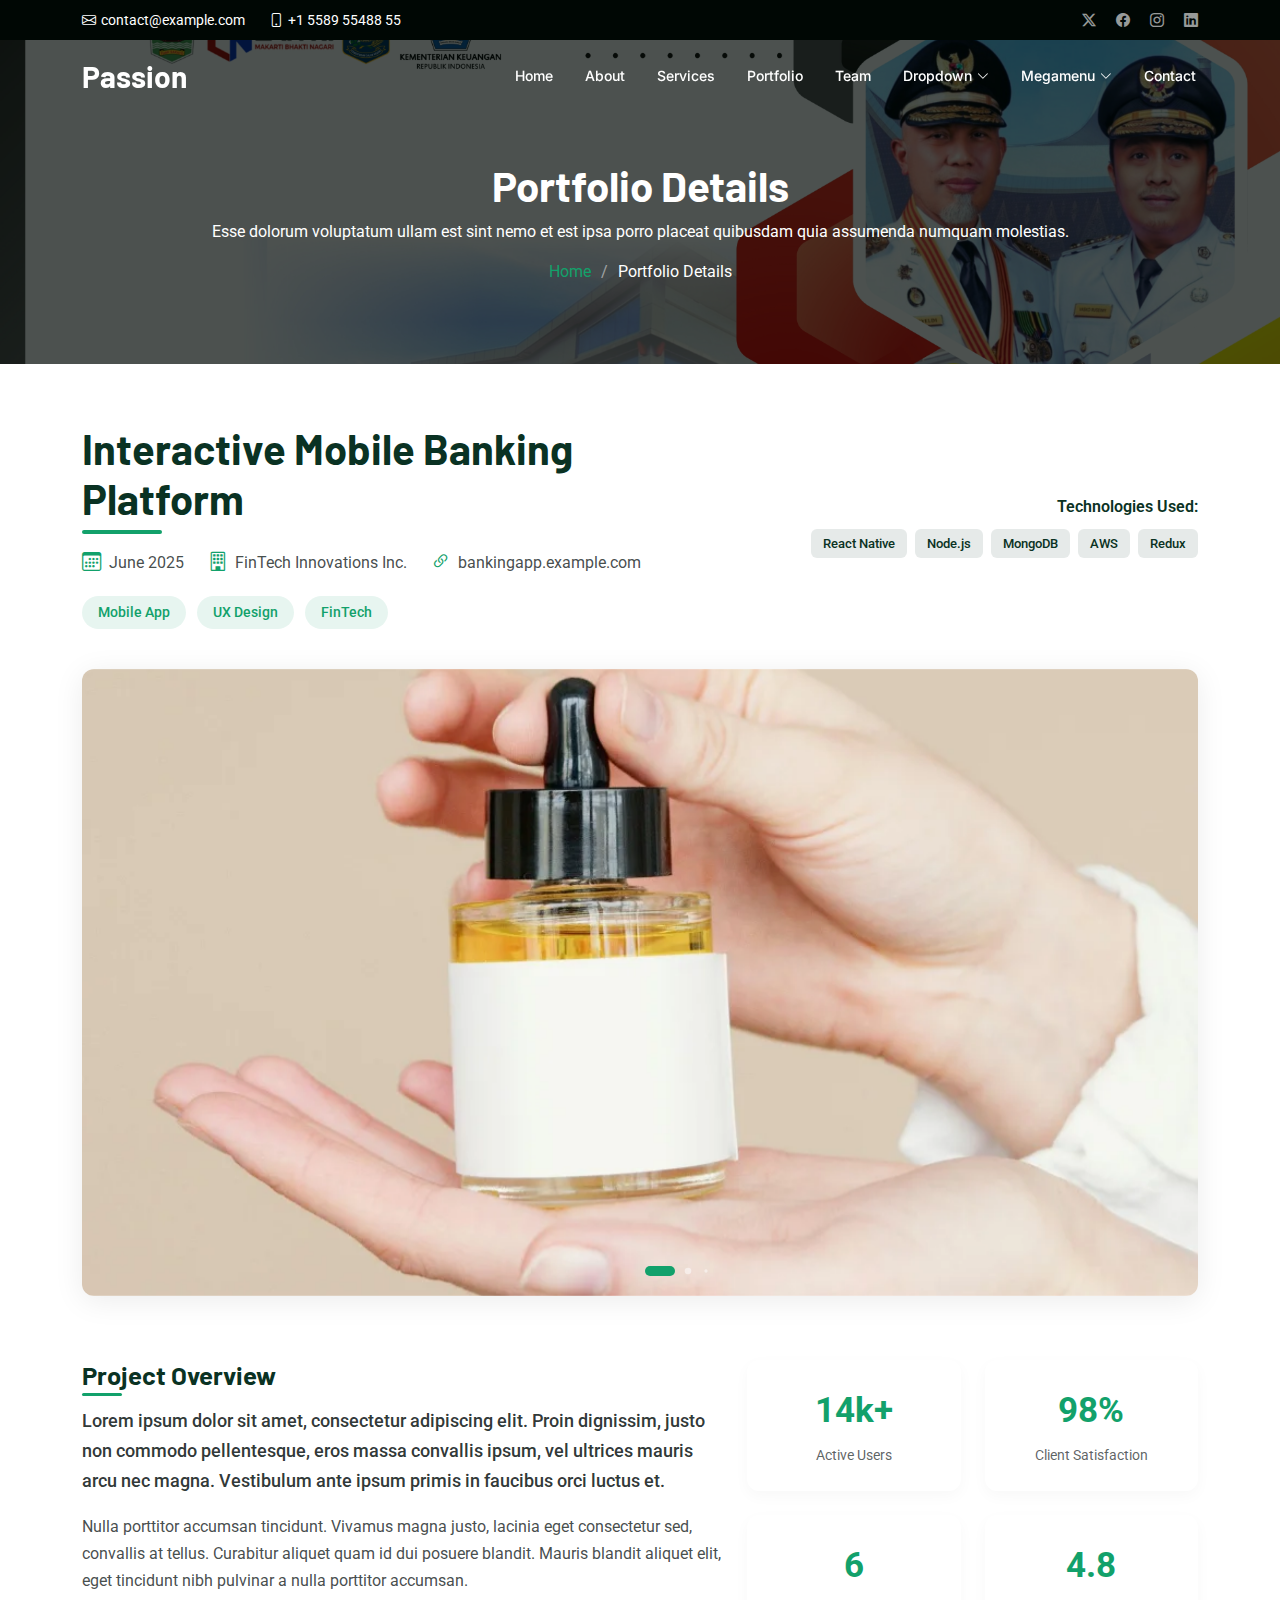
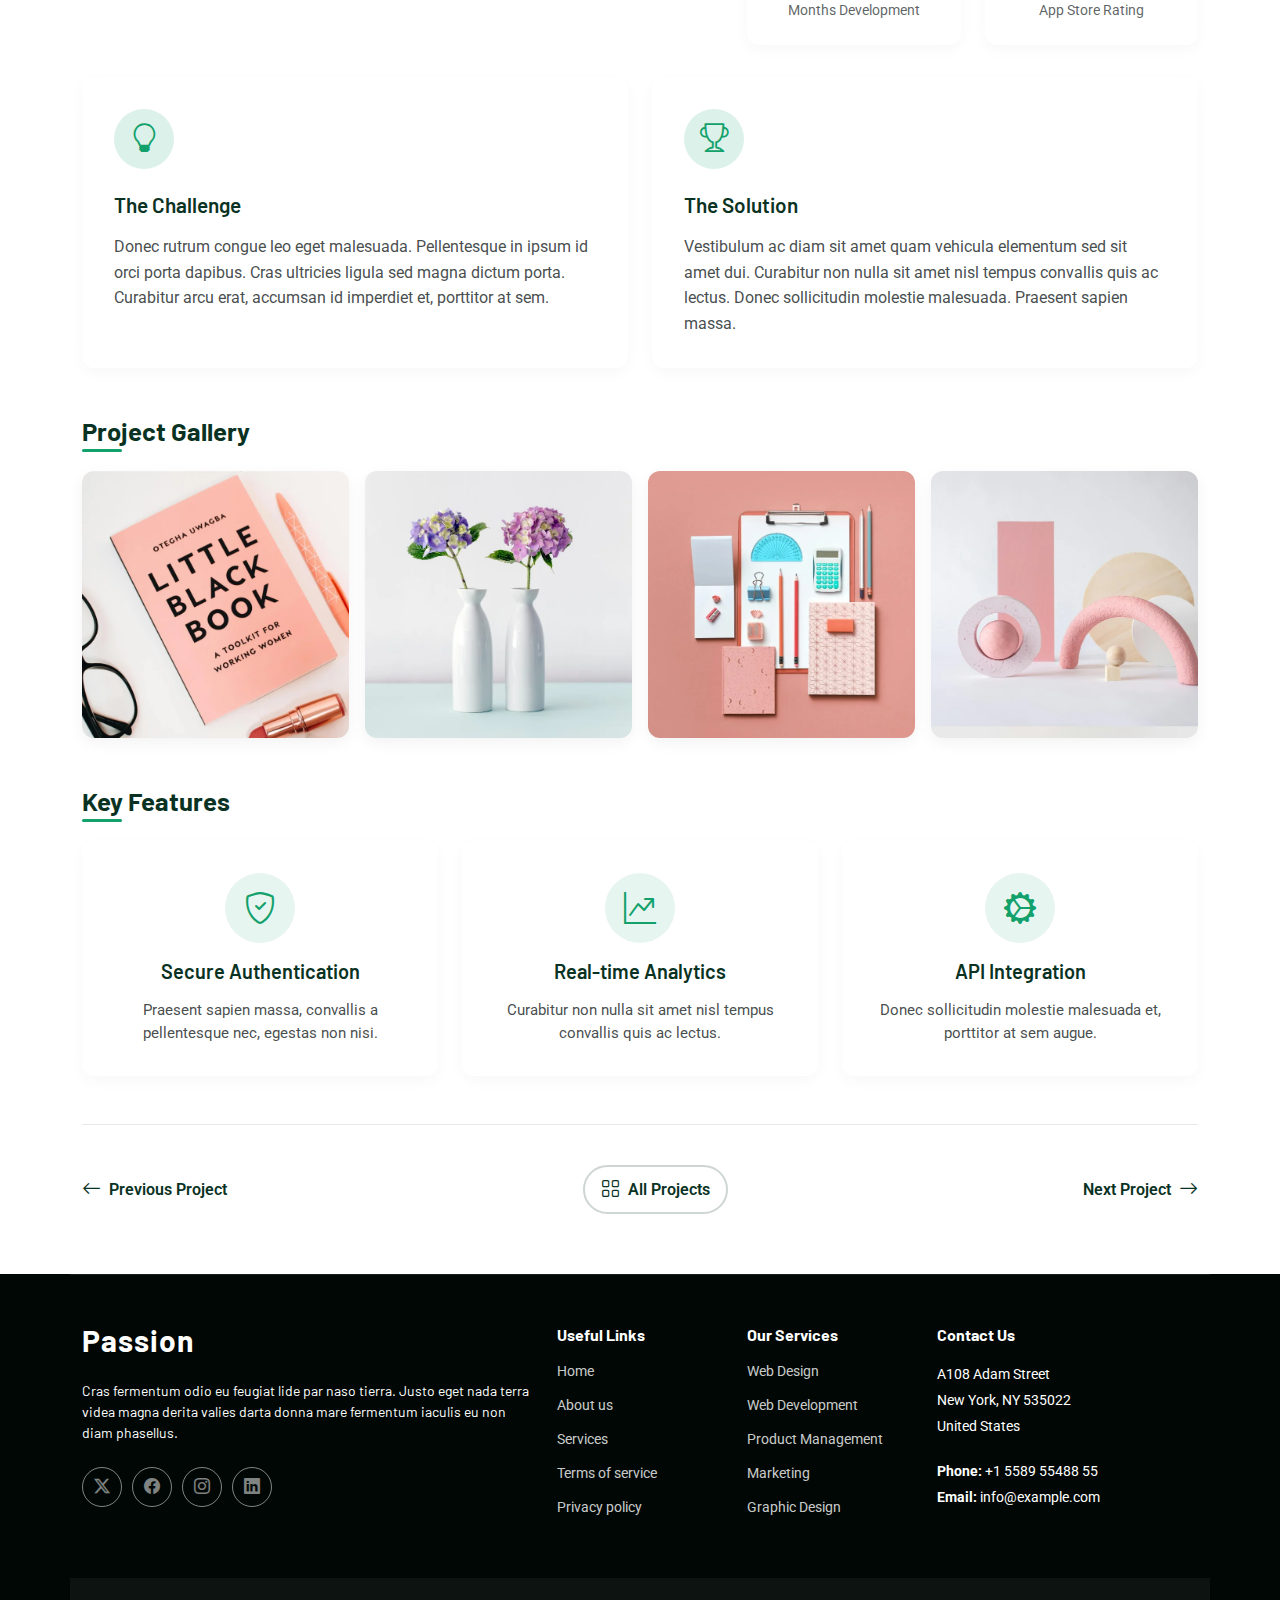
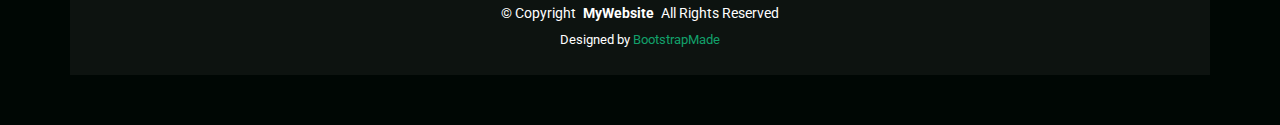
<file: landing_page/www/landing/portfolio-details.html>
<!DOCTYPE html>
<html lang="en">

<head>
  <meta charset="utf-8">
  <meta content="width=device-width, initial-scale=1.0" name="viewport">
  <title>Portfolio Details - Passion Bootstrap Template</title>
  <meta name="description" content="">
  <meta name="keywords" content="">

  <!-- Favicons -->
  <link href="assets/img/favicon.png" rel="icon">
  <link href="assets/img/apple-touch-icon.png" rel="apple-touch-icon">

  <!-- Fonts -->
  <link href="https://fonts.googleapis.com" rel="preconnect">
  <link href="https://fonts.gstatic.com" rel="preconnect" crossorigin>
  <link href="https://fonts.googleapis.com/css2?family=Roboto:ital,wght@0,100;0,300;0,400;0,500;0,700;0,900;1,100;1,300;1,400;1,500;1,700;1,900&family=Inter:wght@100;200;300;400;500;600;700;800;900&family=Barlow:ital,wght@0,100;0,200;0,300;0,400;0,500;0,600;0,700;0,800;0,900;1,100;1,200;1,300;1,400;1,500;1,600;1,700;1,800;1,900&display=swap" rel="stylesheet">

  <!-- Vendor CSS Files -->
  <link href="assets/vendor/bootstrap/css/bootstrap.min.css" rel="stylesheet">
  <link href="assets/vendor/bootstrap-icons/bootstrap-icons.css" rel="stylesheet">
  <link href="assets/vendor/glightbox/css/glightbox.min.css" rel="stylesheet">
  <link href="assets/vendor/swiper/swiper-bundle.min.css" rel="stylesheet">

  <!-- Main CSS File -->
  <link href="assets/css/main.css" rel="stylesheet">

  <!-- =======================================================
  * Template Name: Passion
  * Template URL: https://bootstrapmade.com/passion-bootstrap-template/
  * Updated: Jul 21 2025 with Bootstrap v5.3.7
  * Author: BootstrapMade.com
  * License: https://bootstrapmade.com/license/
  ======================================================== -->
</head>

<body class="portfolio-details-page">

  <header id="header" class="header fixed-top">

    <div class="topbar d-flex align-items-center dark-background">
      <div class="container d-flex justify-content-center justify-content-md-between">
        <div class="contact-info d-flex align-items-center">
          <i class="bi bi-envelope d-flex align-items-center"><a href="mailto:contact@example.com">contact@example.com</a></i>
          <i class="bi bi-phone d-flex align-items-center ms-4"><span>+1 5589 55488 55</span></i>
        </div>
        <div class="social-links d-none d-md-flex align-items-center">
          <a href="#" class="twitter"><i class="bi bi-twitter-x"></i></a>
          <a href="#" class="facebook"><i class="bi bi-facebook"></i></a>
          <a href="#" class="instagram"><i class="bi bi-instagram"></i></a>
          <a href="#" class="linkedin"><i class="bi bi-linkedin"></i></a>
        </div>
      </div>
    </div><!-- End Top Bar -->

    <div class="branding d-flex align-items-cente">

      <div class="container position-relative d-flex align-items-center justify-content-between">
        <a href="index.html" class="logo d-flex align-items-center">
          <!-- Uncomment the line below if you also wish to use an image logo -->
          <!-- <img src="assets/img/logo.webp" alt=""> -->
          <h1 class="sitename">Passion</h1>
        </a>

        <nav id="navmenu" class="navmenu">
          <ul>
            <li><a href="#hero">Home</a></li>
            <li><a href="#about">About</a></li>
            <li><a href="#services">Services</a></li>
            <li><a href="#portfolio">Portfolio</a></li>
            <li><a href="#team">Team</a></li>
            <li class="dropdown"><a href="#"><span>Dropdown</span> <i class="bi bi-chevron-down toggle-dropdown"></i></a>
              <ul>
                <li><a href="#">Dropdown 1</a></li>
                <li class="dropdown"><a href="#"><span>Deep Dropdown</span> <i class="bi bi-chevron-down toggle-dropdown"></i></a>
                  <ul>
                    <li><a href="#">Deep Dropdown 1</a></li>
                    <li><a href="#">Deep Dropdown 2</a></li>
                    <li><a href="#">Deep Dropdown 3</a></li>
                    <li><a href="#">Deep Dropdown 4</a></li>
                    <li><a href="#">Deep Dropdown 5</a></li>
                  </ul>
                </li>
                <li><a href="#">Dropdown 2</a></li>
                <li><a href="#">Dropdown 3</a></li>
                <li><a href="#">Dropdown 4</a></li>
              </ul>
            </li>

            <!-- Megamenu 2 -->
            <li class="megamenu-2"><a href="#"><span>Megamenu</span> <i class="bi bi-chevron-down toggle-dropdown"></i></a>

              <!-- Mobile Megamenu -->
              <ul class="mobile-megamenu">

                <li><a href="#">Product Analytics</a></li>
                <li><a href="#">Customer Insights</a></li>
                <li><a href="#">Market Research</a></li>

                <li class="dropdown"><a href="#"><span>Enterprise Software</span> <i class="bi bi-chevron-down toggle-dropdown"></i></a>
                  <ul>
                    <li><a href="#">CRM Solutions</a></li>
                    <li><a href="#">ERP Systems</a></li>
                    <li><a href="#">Workflow Automation</a></li>
                    <li><a href="#">Document Management</a></li>
                    <li><a href="#">Business Intelligence</a></li>
                    <li><a href="#">Integration Platform</a></li>
                  </ul>
                </li>

                <li class="dropdown"><a href="#"><span>Development Tools</span> <i class="bi bi-chevron-down toggle-dropdown"></i></a>
                  <ul>
                    <li><a href="#">Code Editors</a></li>
                    <li><a href="#">Version Control</a></li>
                    <li><a href="#">Testing Frameworks</a></li>
                    <li><a href="#">Deployment Tools</a></li>
                    <li><a href="#">API Management</a></li>
                    <li><a href="#">Performance Monitoring</a></li>
                  </ul>
                </li>

                <li class="dropdown"><a href="#"><span>Creative Suite</span> <i class="bi bi-chevron-down toggle-dropdown"></i></a>
                  <ul>
                    <li><a href="#">Design Software</a></li>
                    <li><a href="#">Video Editing</a></li>
                    <li><a href="#">Audio Production</a></li>
                    <li><a href="#">Animation Tools</a></li>
                    <li><a href="#">Photo Editing</a></li>
                    <li><a href="#">3D Modeling</a></li>
                  </ul>
                </li>

                <li class="dropdown"><a href="#"><span>Resources</span> <i class="bi bi-chevron-down toggle-dropdown"></i></a>
                  <ul>
                    <li><a href="#">Documentation</a></li>
                    <li><a href="#">Tutorials</a></li>
                    <li><a href="#">Community</a></li>
                    <li><a href="#">Blog Posts</a></li>
                  </ul>
                </li>

              </ul><!-- End Mobile Megamenu -->

              <!-- Desktop Megamenu -->
              <div class="desktop-megamenu">

                <div class="tab-navigation">
                  <ul class="nav nav-tabs flex-column" id="2190-megamenu-tabs" role="tablist">
                    <li class="nav-item" role="presentation">
                      <button class="nav-link active" id="2190-tab-1-tab" data-bs-toggle="tab" data-bs-target="#2190-tab-1" type="button" role="tab" aria-controls="2190-tab-1" aria-selected="true">
                        <i class="bi bi-building-gear"></i>
                        <span>Enterprise Software</span>
                      </button>
                    </li>
                    <li class="nav-item" role="presentation">
                      <button class="nav-link" id="2190-tab-2-tab" data-bs-toggle="tab" data-bs-target="#2190-tab-2" type="button" role="tab" aria-controls="2190-tab-2" aria-selected="false">
                        <i class="bi bi-code-slash"></i>
                        <span>Development Tools</span>
                      </button>
                    </li>
                    <li class="nav-item" role="presentation">
                      <button class="nav-link" id="2190-tab-3-tab" data-bs-toggle="tab" data-bs-target="#2190-tab-3" type="button" role="tab" aria-controls="2190-tab-3" aria-selected="false">
                        <i class="bi bi-palette"></i>
                        <span>Creative Suite</span>
                      </button>
                    </li>
                    <li class="nav-item" role="presentation">
                      <button class="nav-link" id="2190-tab-4-tab" data-bs-toggle="tab" data-bs-target="#2190-tab-4" type="button" role="tab" aria-controls="2190-tab-4" aria-selected="false">
                        <i class="bi bi-journal-text"></i>
                        <span>Resources</span>
                      </button>
                    </li>
                  </ul>
                </div>

                <div class="tab-content">

                  <!-- Enterprise Software Tab -->
                  <div class="tab-pane fade show active" id="2190-tab-1" role="tabpanel" aria-labelledby="2190-tab-1-tab">
                    <div class="content-grid">
                      <div class="product-section">
                        <h4>Core Solutions</h4>
                        <div class="product-list">
                          <a href="#" class="product-link">
                            <i class="bi bi-people"></i>
                            <div>
                              <span>CRM Solutions</span>
                              <small>Manage customer relationships effectively</small>
                            </div>
                          </a>
                          <a href="#" class="product-link">
                            <i class="bi bi-diagram-3"></i>
                            <div>
                              <span>ERP Systems</span>
                              <small>Integrate all business processes</small>
                            </div>
                          </a>
                          <a href="#" class="product-link">
                            <i class="bi bi-gear-wide"></i>
                            <div>
                              <span>Workflow Automation</span>
                              <small>Streamline repetitive tasks</small>
                            </div>
                          </a>
                        </div>
                      </div>

                      <div class="product-section">
                        <h4>Data &amp; Analytics</h4>
                        <div class="product-list">
                          <a href="#" class="product-link">
                            <i class="bi bi-file-earmark-text"></i>
                            <div>
                              <span>Document Management</span>
                              <small>Organize and secure documents</small>
                            </div>
                          </a>
                          <a href="#" class="product-link">
                            <i class="bi bi-bar-chart"></i>
                            <div>
                              <span>Business Intelligence</span>
                              <small>Make data-driven decisions</small>
                            </div>
                          </a>
                          <a href="#" class="product-link">
                            <i class="bi bi-share"></i>
                            <div>
                              <span>Integration Platform</span>
                              <small>Connect all your systems</small>
                            </div>
                          </a>
                        </div>
                      </div>
                    </div>

                    <div class="featured-banner">
                      <div class="banner-content">
                        <img src="assets/img/misc/misc-7.webp" alt="Enterprise Solutions" class="banner-image">
                        <div class="banner-info">
                          <h5>Enterprise Package</h5>
                          <p>Comprehensive business management solution with advanced features and 24/7 support.</p>
                          <a href="#" class="cta-btn">Get Started <i class="bi bi-arrow-right"></i></a>
                        </div>
                      </div>
                    </div>
                  </div>

                  <!-- Development Tools Tab -->
                  <div class="tab-pane fade" id="2190-tab-2" role="tabpanel" aria-labelledby="2190-tab-2-tab">
                    <div class="content-grid">
                      <div class="product-section">
                        <h4>Code &amp; Build</h4>
                        <div class="product-list">
                          <a href="#" class="product-link">
                            <i class="bi bi-code-square"></i>
                            <div>
                              <span>Code Editors</span>
                              <small>Advanced development environment</small>
                            </div>
                          </a>
                          <a href="#" class="product-link">
                            <i class="bi bi-git"></i>
                            <div>
                              <span>Version Control</span>
                              <small>Track changes and collaborate</small>
                            </div>
                          </a>
                          <a href="#" class="product-link">
                            <i class="bi bi-check2-square"></i>
                            <div>
                              <span>Testing Frameworks</span>
                              <small>Ensure code quality</small>
                            </div>
                          </a>
                        </div>
                      </div>

                      <div class="product-section">
                        <h4>Deploy &amp; Monitor</h4>
                        <div class="product-list">
                          <a href="#" class="product-link">
                            <i class="bi bi-cloud-upload"></i>
                            <div>
                              <span>Deployment Tools</span>
                              <small>Seamless application deployment</small>
                            </div>
                          </a>
                          <a href="#" class="product-link">
                            <i class="bi bi-api"></i>
                            <div>
                              <span>API Management</span>
                              <small>Design and manage APIs</small>
                            </div>
                          </a>
                          <a href="#" class="product-link">
                            <i class="bi bi-speedometer2"></i>
                            <div>
                              <span>Performance Monitoring</span>
                              <small>Track application performance</small>
                            </div>
                          </a>
                        </div>
                      </div>
                    </div>

                    <div class="featured-banner">
                      <div class="banner-content">
                        <img src="assets/img/misc/misc-12.webp" alt="Development Tools" class="banner-image">
                        <div class="banner-info">
                          <h5>Developer Suite</h5>
                          <p>Complete toolkit for modern development teams with integrated CI/CD pipelines.</p>
                          <a href="#" class="cta-btn">Explore Tools <i class="bi bi-arrow-right"></i></a>
                        </div>
                      </div>
                    </div>
                  </div>

                  <!-- Creative Suite Tab -->
                  <div class="tab-pane fade" id="2190-tab-3" role="tabpanel" aria-labelledby="2190-tab-3-tab">
                    <div class="content-grid">
                      <div class="product-section">
                        <h4>Design &amp; Visual</h4>
                        <div class="product-list">
                          <a href="#" class="product-link">
                            <i class="bi bi-brush"></i>
                            <div>
                              <span>Design Software</span>
                              <small>Professional graphic design tools</small>
                            </div>
                          </a>
                          <a href="#" class="product-link">
                            <i class="bi bi-camera-video"></i>
                            <div>
                              <span>Video Editing</span>
                              <small>Professional video production</small>
                            </div>
                          </a>
                          <a href="#" class="product-link">
                            <i class="bi bi-image"></i>
                            <div>
                              <span>Photo Editing</span>
                              <small>Advanced image manipulation</small>
                            </div>
                          </a>
                        </div>
                      </div>

                      <div class="product-section">
                        <h4>Media Production</h4>
                        <div class="product-list">
                          <a href="#" class="product-link">
                            <i class="bi bi-music-note"></i>
                            <div>
                              <span>Audio Production</span>
                              <small>Professional audio editing</small>
                            </div>
                          </a>
                          <a href="#" class="product-link">
                            <i class="bi bi-play-circle"></i>
                            <div>
                              <span>Animation Tools</span>
                              <small>Create stunning animations</small>
                            </div>
                          </a>
                          <a href="#" class="product-link">
                            <i class="bi bi-box"></i>
                            <div>
                              <span>3D Modeling</span>
                              <small>Advanced 3D design software</small>
                            </div>
                          </a>
                        </div>
                      </div>
                    </div>

                    <div class="featured-banner">
                      <div class="banner-content">
                        <img src="assets/img/misc/misc-5.webp" alt="Creative Suite" class="banner-image">
                        <div class="banner-info">
                          <h5>Creative Pro</h5>
                          <p>Everything you need for creative projects, from concept to final production.</p>
                          <a href="#" class="cta-btn">Start Creating <i class="bi bi-arrow-right"></i></a>
                        </div>
                      </div>
                    </div>
                  </div>

                  <!-- Resources Tab -->
                  <div class="tab-pane fade" id="2190-tab-4" role="tabpanel" aria-labelledby="2190-tab-4-tab">
                    <div class="resources-layout">
                      <div class="resource-categories">
                        <div class="resource-category">
                          <i class="bi bi-book"></i>
                          <h5>Documentation</h5>
                          <p>Comprehensive guides and API references for all our products and services.</p>
                          <a href="#" class="resource-link">Browse Docs <i class="bi bi-arrow-right"></i></a>
                        </div>
                        <div class="resource-category">
                          <i class="bi bi-play-circle"></i>
                          <h5>Video Tutorials</h5>
                          <p>Step-by-step video guides to help you get the most out of our solutions.</p>
                          <a href="#" class="resource-link">Watch Tutorials <i class="bi bi-arrow-right"></i></a>
                        </div>
                        <div class="resource-category">
                          <i class="bi bi-chat-square-dots"></i>
                          <h5>Community Forum</h5>
                          <p>Connect with other users, share tips, and get answers to your questions.</p>
                          <a href="#" class="resource-link">Join Community <i class="bi bi-arrow-right"></i></a>
                        </div>
                        <div class="resource-category">
                          <i class="bi bi-newspaper"></i>
                          <h5>Blog &amp; Articles</h5>
                          <p>Latest insights, best practices, and industry trends from our experts.</p>
                          <a href="#" class="resource-link">Read Blog <i class="bi bi-arrow-right"></i></a>
                        </div>
                      </div>
                    </div>
                  </div>

                </div>

              </div><!-- End Desktop Megamenu -->

            </li><!-- End Megamenu 2 -->

            <li><a href="#contact">Contact</a></li>

          </ul>
          <i class="mobile-nav-toggle d-xl-none bi bi-list"></i>
        </nav>

      </div>

    </div>

  </header>

  <main class="main">

    <!-- Page Title -->
    <div class="page-title dark-background" style="background-image: url(assets/img/bg/bg-14.webp);">
      <div class="container position-relative">
        <h1>Portfolio Details</h1>
        <p>Esse dolorum voluptatum ullam est sint nemo et est ipsa porro placeat quibusdam quia assumenda numquam molestias.</p>
        <nav class="breadcrumbs">
          <ol>
            <li><a href="index.html">Home</a></li>
            <li class="current">Portfolio Details</li>
          </ol>
        </nav>
      </div>
    </div><!-- End Page Title -->

    <!-- Portfolio Details Section -->
    <section id="portfolio-details" class="portfolio-details section">

      <div class="container">

        <div class="project-header">
          <div class="row">
            <div class="col-lg-7">
              <h1 class="project-title">Interactive Mobile Banking Platform</h1>
              <div class="project-meta">
                <div class="meta-item">
                  <i class="bi bi-calendar3"></i>
                  <span>June 2025</span>
                </div>
                <div class="meta-item">
                  <i class="bi bi-building"></i>
                  <span>FinTech Innovations Inc.</span>
                </div>
                <div class="meta-item">
                  <i class="bi bi-link-45deg"></i>
                  <a href="#" target="_blank">bankingapp.example.com</a>
                </div>
              </div>
              <div class="project-tags">
                <span class="tag">Mobile App</span>
                <span class="tag">UX Design</span>
                <span class="tag">FinTech</span>
              </div>
            </div>
            <div class="col-lg-5 d-flex align-items-center justify-content-end">
              <div class="technologies">
                <div class="tech-title">Technologies Used:</div>
                <div class="tech-badges">
                  <span>React Native</span>
                  <span>Node.js</span>
                  <span>MongoDB</span>
                  <span>AWS</span>
                  <span>Redux</span>
                </div>
              </div>
            </div>
          </div>
        </div>

        <div class="media-showcase">
          <div class="portfolio-details-slider swiper init-swiper swiper-fade swiper-initialized swiper-horizontal swiper-watch-progress swiper-backface-hidden">
            <script type="application/json" class="swiper-config">
              {
                "loop": true,
                "speed": 800,
                "autoplay": {
                  "delay": 5000
                },
                "effect": "fade",
                "fadeEffect": {
                  "crossFade": true
                },
                "slidesPerView": 1,
                "pagination": {
                  "el": ".swiper-pagination",
                  "clickable": true,
                  "dynamicBullets": true
                }
              }
            </script>
            <div class="swiper-wrapper" id="swiper-wrapper-595f71b1bf967dd9" aria-live="off" style="transition-duration: 0ms; transition-delay: 0ms;">
              <div class="swiper-slide swiper-slide-prev" style="width: 1296px; opacity: 0; transform: translate3d(0px, 0px, 0px); transition-duration: 0ms;" role="group" aria-label="1 / 3" data-swiper-slide-index="0">
                <img src="assets/img/portfolio/portfolio-1.webp" alt="Portfolio Image" class="img-fluid">
              </div>
              <div class="swiper-slide swiper-slide-visible swiper-slide-fully-visible swiper-slide-active" style="width: 1296px; opacity: 1; transform: translate3d(-1296px, 0px, 0px); transition-duration: 0ms;" role="group" aria-label="2 / 3" data-swiper-slide-index="1">
                <img src="assets/img/portfolio/portfolio-2.webp" alt="Portfolio Image" class="img-fluid">
              </div>
              <div class="swiper-slide swiper-slide-next" style="width: 1296px; opacity: 0; transform: translate3d(-2592px, 0px, 0px); transition-duration: 0ms;" role="group" aria-label="3 / 3" data-swiper-slide-index="2">
                <img src="assets/img/portfolio/portfolio-3.webp" alt="Portfolio Image" class="img-fluid">
              </div>
            </div>
            <div class="swiper-pagination swiper-pagination-clickable swiper-pagination-bullets swiper-pagination-horizontal swiper-pagination-bullets-dynamic" style="width: 190px;"><span class="swiper-pagination-bullet swiper-pagination-bullet-active-prev" style="left: 0px;" tabindex="0" role="button" aria-label="Go to slide 1"></span><span class="swiper-pagination-bullet swiper-pagination-bullet-active swiper-pagination-bullet-active-main" style="left: 0px;" tabindex="0" role="button" aria-label="Go to slide 2" aria-current="true"></span><span class="swiper-pagination-bullet swiper-pagination-bullet-active-next" style="left: 0px;" tabindex="0" role="button" aria-label="Go to slide 3"></span></div>
            <span class="swiper-notification" aria-live="assertive" aria-atomic="true"></span><span class="swiper-notification" aria-live="assertive" aria-atomic="true"></span><span class="swiper-notification" aria-live="assertive" aria-atomic="true"></span><span class="swiper-notification" aria-live="assertive" aria-atomic="true"></span><span class="swiper-notification" aria-live="assertive" aria-atomic="true"></span><span class="swiper-notification" aria-live="assertive" aria-atomic="true"></span><span class="swiper-notification" aria-live="assertive" aria-atomic="true"></span><span class="swiper-notification" aria-live="assertive" aria-atomic="true"></span><span class="swiper-notification" aria-live="assertive" aria-atomic="true"></span><span class="swiper-notification" aria-live="assertive" aria-atomic="true"></span><span class="swiper-notification" aria-live="assertive" aria-atomic="true"></span><span class="swiper-notification" aria-live="assertive" aria-atomic="true"></span><span class="swiper-notification" aria-live="assertive" aria-atomic="true"></span><span class="swiper-notification" aria-live="assertive" aria-atomic="true"></span><span class="swiper-notification" aria-live="assertive" aria-atomic="true"></span><span class="swiper-notification" aria-live="assertive" aria-atomic="true"></span><span class="swiper-notification" aria-live="assertive" aria-atomic="true"></span><span class="swiper-notification" aria-live="assertive" aria-atomic="true"></span><span class="swiper-notification" aria-live="assertive" aria-atomic="true"></span><span class="swiper-notification" aria-live="assertive" aria-atomic="true"></span><span class="swiper-notification" aria-live="assertive" aria-atomic="true"></span><span class="swiper-notification" aria-live="assertive" aria-atomic="true"></span><span class="swiper-notification" aria-live="assertive" aria-atomic="true"></span><span class="swiper-notification" aria-live="assertive" aria-atomic="true"></span><span class="swiper-notification" aria-live="assertive" aria-atomic="true"></span><span class="swiper-notification" aria-live="assertive" aria-atomic="true"></span><span class="swiper-notification" aria-live="assertive" aria-atomic="true"></span><span class="swiper-notification" aria-live="assertive" aria-atomic="true"></span><span class="swiper-notification" aria-live="assertive" aria-atomic="true"></span><span class="swiper-notification" aria-live="assertive" aria-atomic="true"></span><span class="swiper-notification" aria-live="assertive" aria-atomic="true"></span><span class="swiper-notification" aria-live="assertive" aria-atomic="true"></span><span class="swiper-notification" aria-live="assertive" aria-atomic="true"></span>
          </div>
        </div>

        <div class="project-content">
          <div class="row gy-4">
            <div class="col-lg-7">
              <div class="description-box">
                <h3>Project Overview</h3>
                <p class="lead">Lorem ipsum dolor sit amet, consectetur adipiscing elit. Proin dignissim, justo non commodo pellentesque, eros massa convallis ipsum, vel ultrices mauris arcu nec magna. Vestibulum ante ipsum primis in faucibus orci luctus et.</p>
                <p>Nulla porttitor accumsan tincidunt. Vivamus magna justo, lacinia eget consectetur sed, convallis at tellus. Curabitur aliquet quam id dui posuere blandit. Mauris blandit aliquet elit, eget tincidunt nibh pulvinar a nulla porttitor accumsan.</p>
              </div>
            </div>

            <div class="col-lg-5">
              <div class="project-stats">
                <div class="stat-item">
                  <div class="stat-number">14k+</div>
                  <div class="stat-label">Active Users</div>
                </div>
                <div class="stat-item">
                  <div class="stat-number">98%</div>
                  <div class="stat-label">Client Satisfaction</div>
                </div>
                <div class="stat-item">
                  <div class="stat-number">6</div>
                  <div class="stat-label">Months Development</div>
                </div>
                <div class="stat-item">
                  <div class="stat-number">4.8</div>
                  <div class="stat-label">App Store Rating</div>
                </div>
              </div>
            </div>
          </div>

          <div class="row gy-4">
            <div class="col-md-6">
              <div class="info-card">
                <div class="card-icon">
                  <i class="bi bi-lightbulb"></i>
                </div>
                <h4>The Challenge</h4>
                <p>Donec rutrum congue leo eget malesuada. Pellentesque in ipsum id orci porta dapibus. Cras ultricies ligula sed magna dictum porta. Curabitur arcu erat, accumsan id imperdiet et, porttitor at sem.</p>
              </div>
            </div>

            <div class="col-md-6">
              <div class="info-card">
                <div class="card-icon">
                  <i class="bi bi-trophy"></i>
                </div>
                <h4>The Solution</h4>
                <p>Vestibulum ac diam sit amet quam vehicula elementum sed sit amet dui. Curabitur non nulla sit amet nisl tempus convallis quis ac lectus. Donec sollicitudin molestie malesuada. Praesent sapien massa.</p>
              </div>
            </div>
          </div>

          <div class="project-gallery">
            <h3>Project Gallery</h3>
            <div class="row g-3">
              <div class="col-6 col-md-3">
                <div class="gallery-item">
                  <img src="assets/img/portfolio/portfolio-9.webp" alt="Project Image" class="img-fluid glightbox">
                </div>
              </div>
              <div class="col-6 col-md-3">
                <div class="gallery-item">
                  <img src="assets/img/portfolio/portfolio-10.webp" alt="Project Image" class="img-fluid glightbox">
                </div>
              </div>
              <div class="col-6 col-md-3">
                <div class="gallery-item">
                  <img src="assets/img/portfolio/portfolio-4.webp" alt="Project Image" class="img-fluid glightbox">
                </div>
              </div>
              <div class="col-6 col-md-3">
                <div class="gallery-item">
                  <img src="assets/img/portfolio/portfolio-6.webp" alt="Project Image" class="img-fluid glightbox">
                </div>
              </div>
            </div>
          </div>

          <div class="key-features">
            <h3>Key Features</h3>
            <div class="row g-4">
              <div class="col-md-4">
                <div class="feature-item">
                  <i class="bi bi-shield-check"></i>
                  <h5>Secure Authentication</h5>
                  <p>Praesent sapien massa, convallis a pellentesque nec, egestas non nisi.</p>
                </div>
              </div>
              <div class="col-md-4">
                <div class="feature-item">
                  <i class="bi bi-graph-up-arrow"></i>
                  <h5>Real-time Analytics</h5>
                  <p>Curabitur non nulla sit amet nisl tempus convallis quis ac lectus.</p>
                </div>
              </div>
              <div class="col-md-4">
                <div class="feature-item">
                  <i class="bi bi-gear-wide-connected"></i>
                  <h5>API Integration</h5>
                  <p>Donec sollicitudin molestie malesuada et, porttitor at sem augue.</p>
                </div>
              </div>
            </div>
          </div>

          <div class="project-navigation">
            <a href="#" class="prev-project">
              <i class="bi bi-arrow-left"></i>
              <span>Previous Project</span>
            </a>
            <a href="#" class="all-projects">
              <i class="bi bi-grid"></i>
              <span>All Projects</span>
            </a>
            <a href="#" class="next-project">
              <span>Next Project</span>
              <i class="bi bi-arrow-right"></i>
            </a>
          </div>
        </div>

      </div>

    </section><!-- /Portfolio Details Section -->

  </main>

  <footer id="footer" class="footer position-relative dark-background">

    <div class="container footer-top">
      <div class="row gy-4">
        <div class="col-lg-5 col-md-12 footer-about">
          <a href="index.html" class="logo d-flex align-items-center">
            <span class="sitename">Passion</span>
          </a>
          <p>Cras fermentum odio eu feugiat lide par naso tierra. Justo eget nada terra videa magna derita valies darta donna mare fermentum iaculis eu non diam phasellus.</p>
          <div class="social-links d-flex mt-4">
            <a href=""><i class="bi bi-twitter-x"></i></a>
            <a href=""><i class="bi bi-facebook"></i></a>
            <a href=""><i class="bi bi-instagram"></i></a>
            <a href=""><i class="bi bi-linkedin"></i></a>
          </div>
        </div>

        <div class="col-lg-2 col-6 footer-links">
          <h4>Useful Links</h4>
          <ul>
            <li><a href="#">Home</a></li>
            <li><a href="#">About us</a></li>
            <li><a href="#">Services</a></li>
            <li><a href="#">Terms of service</a></li>
            <li><a href="#">Privacy policy</a></li>
          </ul>
        </div>

        <div class="col-lg-2 col-6 footer-links">
          <h4>Our Services</h4>
          <ul>
            <li><a href="#">Web Design</a></li>
            <li><a href="#">Web Development</a></li>
            <li><a href="#">Product Management</a></li>
            <li><a href="#">Marketing</a></li>
            <li><a href="#">Graphic Design</a></li>
          </ul>
        </div>

        <div class="col-lg-3 col-md-12 footer-contact text-center text-md-start">
          <h4>Contact Us</h4>
          <p>A108 Adam Street</p>
          <p>New York, NY 535022</p>
          <p>United States</p>
          <p class="mt-4"><strong>Phone:</strong> <span>+1 5589 55488 55</span></p>
          <p><strong>Email:</strong> <span>info@example.com</span></p>
        </div>

      </div>
    </div>

    <div class="container copyright text-center mt-4">
      <p>© <span>Copyright</span> <strong class="px-1 sitename">MyWebsite</strong> <span>All Rights Reserved</span></p>
      <div class="credits">
        <!-- All the links in the footer should remain intact. -->
        <!-- You can delete the links only if you've purchased the pro version. -->
        <!-- Licensing information: https://bootstrapmade.com/license/ -->
        <!-- Purchase the pro version with working PHP/AJAX contact form: [buy-url] -->
        Designed by <a href="https://bootstrapmade.com/">BootstrapMade</a>
      </div>
    </div>

  </footer>

  <!-- Scroll Top -->
  <a href="#" id="scroll-top" class="scroll-top d-flex align-items-center justify-content-center"><i class="bi bi-arrow-up-short"></i></a>

  <!-- Preloader -->
  <div id="preloader">
    <div></div>
    <div></div>
    <div></div>
    <div></div>
  </div>

  <!-- Vendor JS Files -->
  <script src="assets/vendor/bootstrap/js/bootstrap.bundle.min.js"></script>
  <script src="assets/vendor/php-email-form/validate.js"></script>
  <script src="assets/vendor/glightbox/js/glightbox.min.js"></script>
  <script src="assets/vendor/purecounter/purecounter_vanilla.js"></script>
  <script src="assets/vendor/swiper/swiper-bundle.min.js"></script>
  <script src="assets/vendor/imagesloaded/imagesloaded.pkgd.min.js"></script>
  <script src="assets/vendor/isotope-layout/isotope.pkgd.min.js"></script>

  <!-- Main JS File -->
  <script src="assets/js/main.js"></script>

</body>

</html>
</file>
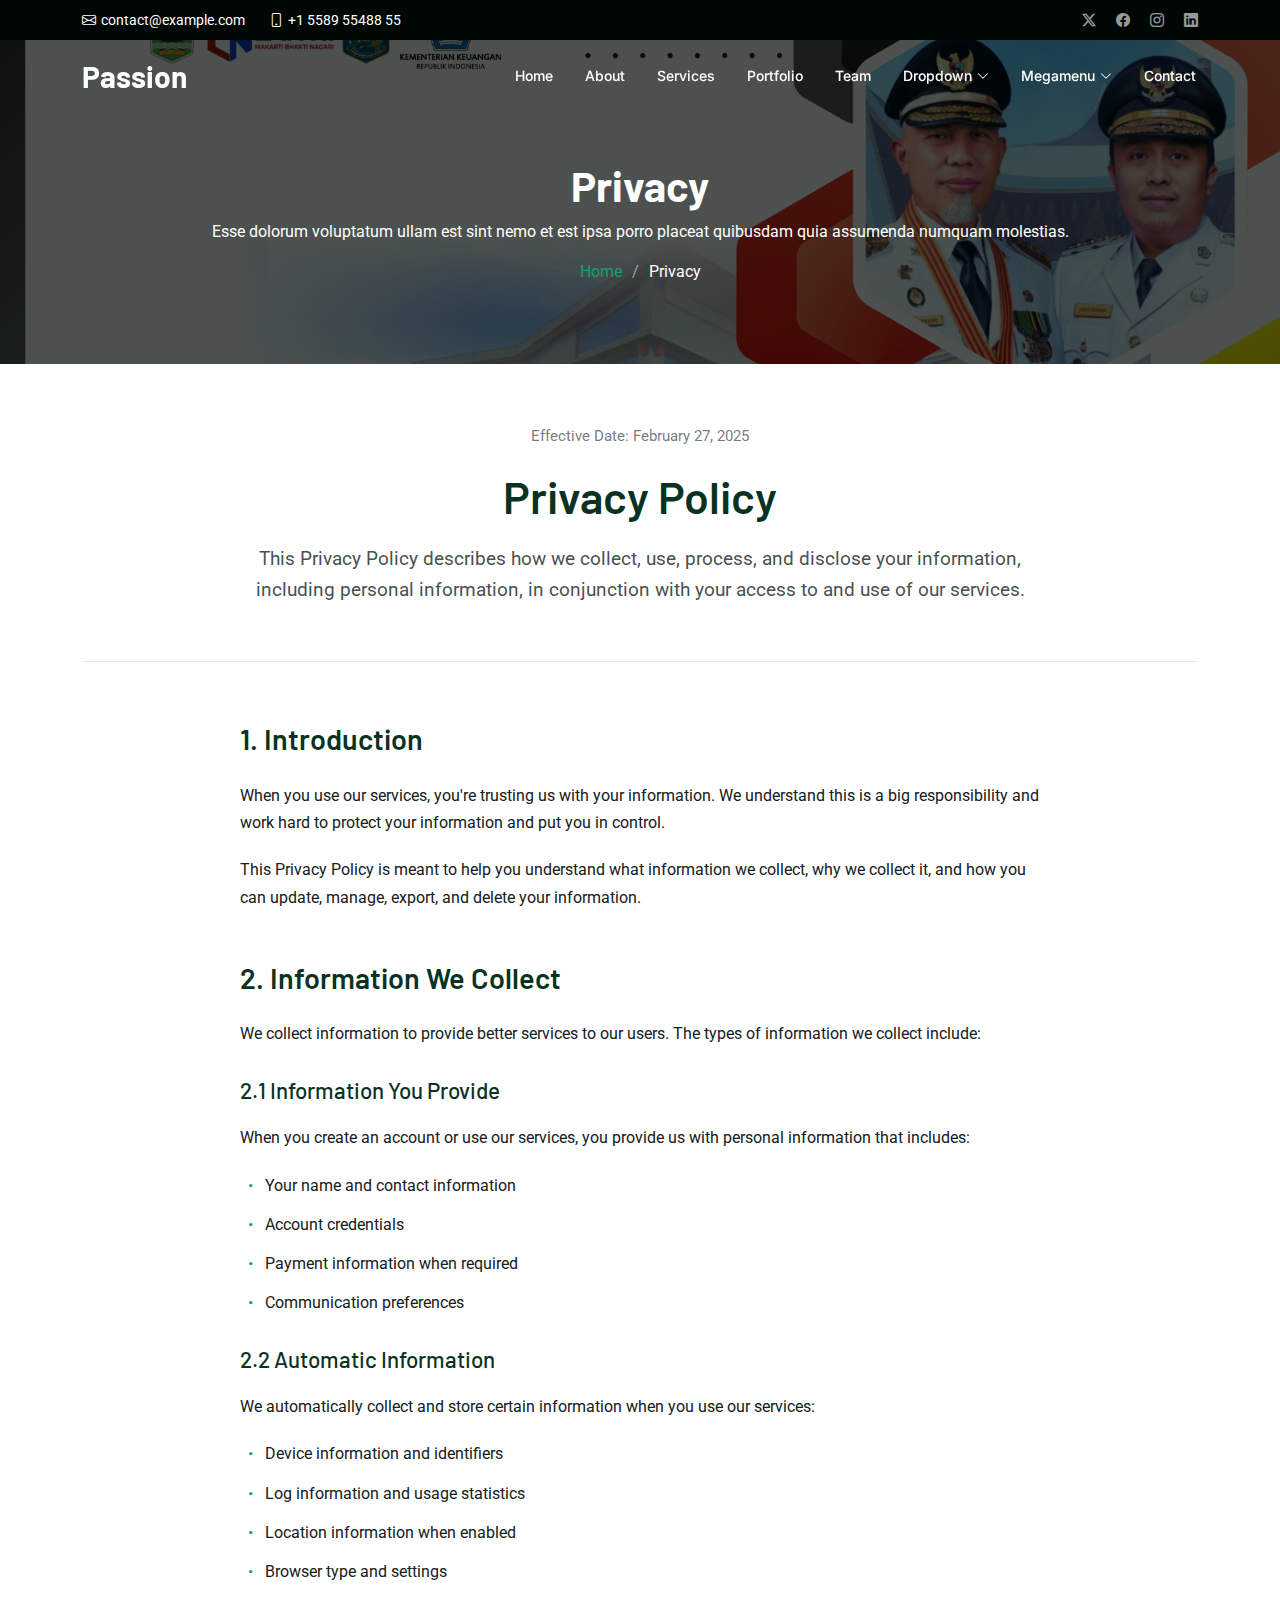
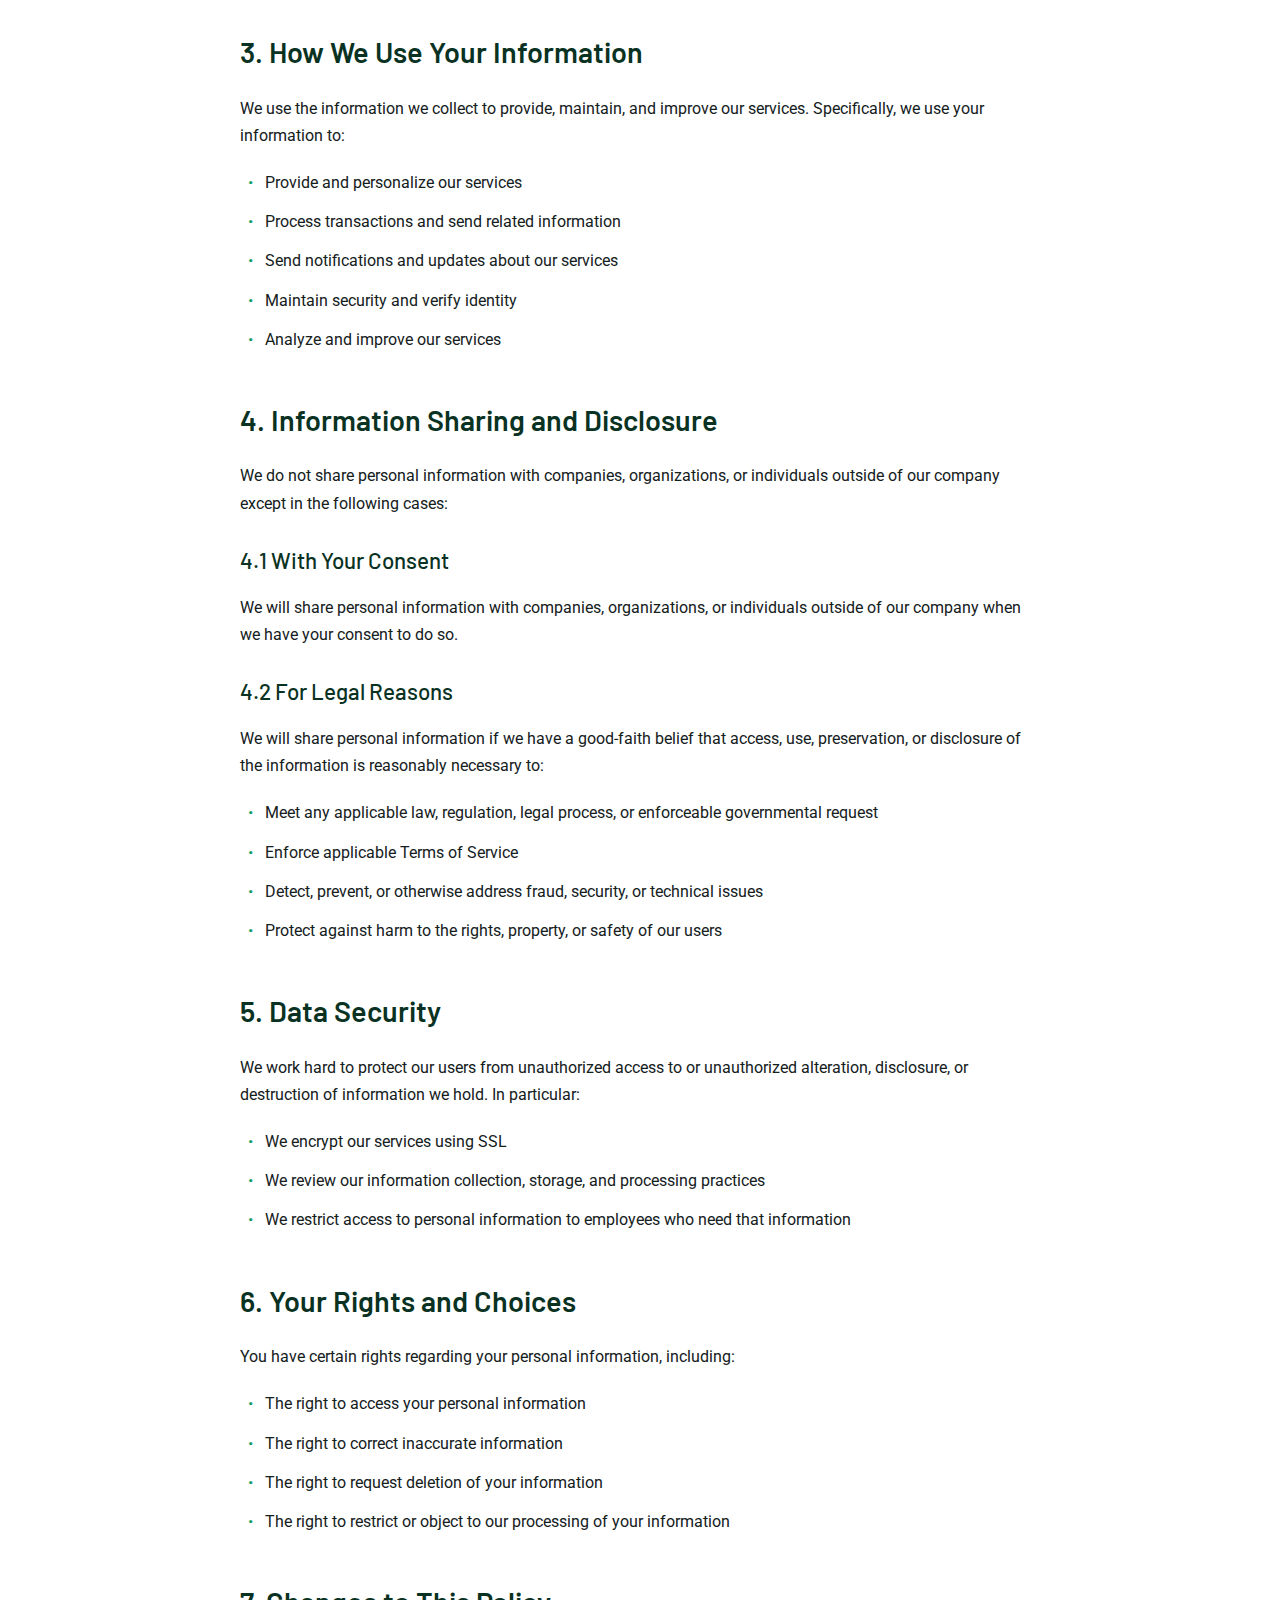
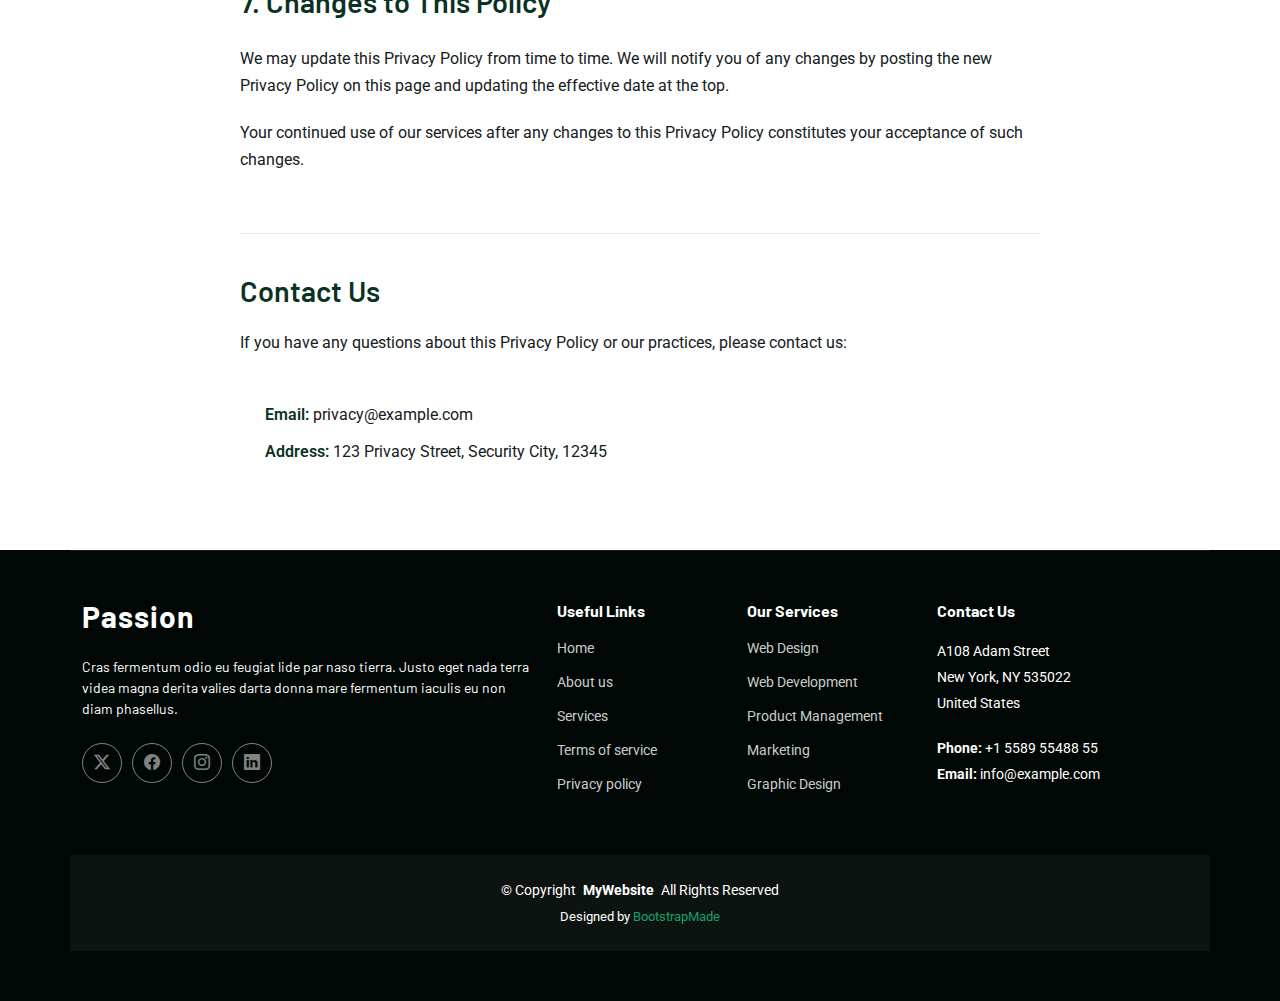
<file: landing_page/www/landing/privacy.html>
<!DOCTYPE html>
<html lang="en">

<head>
  <meta charset="utf-8">
  <meta content="width=device-width, initial-scale=1.0" name="viewport">
  <title>Privacy - Passion Bootstrap Template</title>
  <meta name="description" content="">
  <meta name="keywords" content="">

  <!-- Favicons -->
  <link href="assets/img/favicon.png" rel="icon">
  <link href="assets/img/apple-touch-icon.png" rel="apple-touch-icon">

  <!-- Fonts -->
  <link href="https://fonts.googleapis.com" rel="preconnect">
  <link href="https://fonts.gstatic.com" rel="preconnect" crossorigin>
  <link href="https://fonts.googleapis.com/css2?family=Roboto:ital,wght@0,100;0,300;0,400;0,500;0,700;0,900;1,100;1,300;1,400;1,500;1,700;1,900&family=Inter:wght@100;200;300;400;500;600;700;800;900&family=Barlow:ital,wght@0,100;0,200;0,300;0,400;0,500;0,600;0,700;0,800;0,900;1,100;1,200;1,300;1,400;1,500;1,600;1,700;1,800;1,900&display=swap" rel="stylesheet">

  <!-- Vendor CSS Files -->
  <link href="assets/vendor/bootstrap/css/bootstrap.min.css" rel="stylesheet">
  <link href="assets/vendor/bootstrap-icons/bootstrap-icons.css" rel="stylesheet">
  <link href="assets/vendor/glightbox/css/glightbox.min.css" rel="stylesheet">
  <link href="assets/vendor/swiper/swiper-bundle.min.css" rel="stylesheet">

  <!-- Main CSS File -->
  <link href="assets/css/main.css" rel="stylesheet">

  <!-- =======================================================
  * Template Name: Passion
  * Template URL: https://bootstrapmade.com/passion-bootstrap-template/
  * Updated: Jul 21 2025 with Bootstrap v5.3.7
  * Author: BootstrapMade.com
  * License: https://bootstrapmade.com/license/
  ======================================================== -->
</head>

<body class="privacy-page">

  <header id="header" class="header fixed-top">

    <div class="topbar d-flex align-items-center dark-background">
      <div class="container d-flex justify-content-center justify-content-md-between">
        <div class="contact-info d-flex align-items-center">
          <i class="bi bi-envelope d-flex align-items-center"><a href="mailto:contact@example.com">contact@example.com</a></i>
          <i class="bi bi-phone d-flex align-items-center ms-4"><span>+1 5589 55488 55</span></i>
        </div>
        <div class="social-links d-none d-md-flex align-items-center">
          <a href="#" class="twitter"><i class="bi bi-twitter-x"></i></a>
          <a href="#" class="facebook"><i class="bi bi-facebook"></i></a>
          <a href="#" class="instagram"><i class="bi bi-instagram"></i></a>
          <a href="#" class="linkedin"><i class="bi bi-linkedin"></i></a>
        </div>
      </div>
    </div><!-- End Top Bar -->

    <div class="branding d-flex align-items-cente">

      <div class="container position-relative d-flex align-items-center justify-content-between">
        <a href="index.html" class="logo d-flex align-items-center">
          <!-- Uncomment the line below if you also wish to use an image logo -->
          <!-- <img src="assets/img/logo.webp" alt=""> -->
          <h1 class="sitename">Passion</h1>
        </a>

        <nav id="navmenu" class="navmenu">
          <ul>
            <li><a href="#hero">Home</a></li>
            <li><a href="#about">About</a></li>
            <li><a href="#services">Services</a></li>
            <li><a href="#portfolio">Portfolio</a></li>
            <li><a href="#team">Team</a></li>
            <li class="dropdown"><a href="#"><span>Dropdown</span> <i class="bi bi-chevron-down toggle-dropdown"></i></a>
              <ul>
                <li><a href="#">Dropdown 1</a></li>
                <li class="dropdown"><a href="#"><span>Deep Dropdown</span> <i class="bi bi-chevron-down toggle-dropdown"></i></a>
                  <ul>
                    <li><a href="#">Deep Dropdown 1</a></li>
                    <li><a href="#">Deep Dropdown 2</a></li>
                    <li><a href="#">Deep Dropdown 3</a></li>
                    <li><a href="#">Deep Dropdown 4</a></li>
                    <li><a href="#">Deep Dropdown 5</a></li>
                  </ul>
                </li>
                <li><a href="#">Dropdown 2</a></li>
                <li><a href="#">Dropdown 3</a></li>
                <li><a href="#">Dropdown 4</a></li>
              </ul>
            </li>

            <!-- Megamenu 2 -->
            <li class="megamenu-2"><a href="#"><span>Megamenu</span> <i class="bi bi-chevron-down toggle-dropdown"></i></a>

              <!-- Mobile Megamenu -->
              <ul class="mobile-megamenu">

                <li><a href="#">Product Analytics</a></li>
                <li><a href="#">Customer Insights</a></li>
                <li><a href="#">Market Research</a></li>

                <li class="dropdown"><a href="#"><span>Enterprise Software</span> <i class="bi bi-chevron-down toggle-dropdown"></i></a>
                  <ul>
                    <li><a href="#">CRM Solutions</a></li>
                    <li><a href="#">ERP Systems</a></li>
                    <li><a href="#">Workflow Automation</a></li>
                    <li><a href="#">Document Management</a></li>
                    <li><a href="#">Business Intelligence</a></li>
                    <li><a href="#">Integration Platform</a></li>
                  </ul>
                </li>

                <li class="dropdown"><a href="#"><span>Development Tools</span> <i class="bi bi-chevron-down toggle-dropdown"></i></a>
                  <ul>
                    <li><a href="#">Code Editors</a></li>
                    <li><a href="#">Version Control</a></li>
                    <li><a href="#">Testing Frameworks</a></li>
                    <li><a href="#">Deployment Tools</a></li>
                    <li><a href="#">API Management</a></li>
                    <li><a href="#">Performance Monitoring</a></li>
                  </ul>
                </li>

                <li class="dropdown"><a href="#"><span>Creative Suite</span> <i class="bi bi-chevron-down toggle-dropdown"></i></a>
                  <ul>
                    <li><a href="#">Design Software</a></li>
                    <li><a href="#">Video Editing</a></li>
                    <li><a href="#">Audio Production</a></li>
                    <li><a href="#">Animation Tools</a></li>
                    <li><a href="#">Photo Editing</a></li>
                    <li><a href="#">3D Modeling</a></li>
                  </ul>
                </li>

                <li class="dropdown"><a href="#"><span>Resources</span> <i class="bi bi-chevron-down toggle-dropdown"></i></a>
                  <ul>
                    <li><a href="#">Documentation</a></li>
                    <li><a href="#">Tutorials</a></li>
                    <li><a href="#">Community</a></li>
                    <li><a href="#">Blog Posts</a></li>
                  </ul>
                </li>

              </ul><!-- End Mobile Megamenu -->

              <!-- Desktop Megamenu -->
              <div class="desktop-megamenu">

                <div class="tab-navigation">
                  <ul class="nav nav-tabs flex-column" id="2190-megamenu-tabs" role="tablist">
                    <li class="nav-item" role="presentation">
                      <button class="nav-link active" id="2190-tab-1-tab" data-bs-toggle="tab" data-bs-target="#2190-tab-1" type="button" role="tab" aria-controls="2190-tab-1" aria-selected="true">
                        <i class="bi bi-building-gear"></i>
                        <span>Enterprise Software</span>
                      </button>
                    </li>
                    <li class="nav-item" role="presentation">
                      <button class="nav-link" id="2190-tab-2-tab" data-bs-toggle="tab" data-bs-target="#2190-tab-2" type="button" role="tab" aria-controls="2190-tab-2" aria-selected="false">
                        <i class="bi bi-code-slash"></i>
                        <span>Development Tools</span>
                      </button>
                    </li>
                    <li class="nav-item" role="presentation">
                      <button class="nav-link" id="2190-tab-3-tab" data-bs-toggle="tab" data-bs-target="#2190-tab-3" type="button" role="tab" aria-controls="2190-tab-3" aria-selected="false">
                        <i class="bi bi-palette"></i>
                        <span>Creative Suite</span>
                      </button>
                    </li>
                    <li class="nav-item" role="presentation">
                      <button class="nav-link" id="2190-tab-4-tab" data-bs-toggle="tab" data-bs-target="#2190-tab-4" type="button" role="tab" aria-controls="2190-tab-4" aria-selected="false">
                        <i class="bi bi-journal-text"></i>
                        <span>Resources</span>
                      </button>
                    </li>
                  </ul>
                </div>

                <div class="tab-content">

                  <!-- Enterprise Software Tab -->
                  <div class="tab-pane fade show active" id="2190-tab-1" role="tabpanel" aria-labelledby="2190-tab-1-tab">
                    <div class="content-grid">
                      <div class="product-section">
                        <h4>Core Solutions</h4>
                        <div class="product-list">
                          <a href="#" class="product-link">
                            <i class="bi bi-people"></i>
                            <div>
                              <span>CRM Solutions</span>
                              <small>Manage customer relationships effectively</small>
                            </div>
                          </a>
                          <a href="#" class="product-link">
                            <i class="bi bi-diagram-3"></i>
                            <div>
                              <span>ERP Systems</span>
                              <small>Integrate all business processes</small>
                            </div>
                          </a>
                          <a href="#" class="product-link">
                            <i class="bi bi-gear-wide"></i>
                            <div>
                              <span>Workflow Automation</span>
                              <small>Streamline repetitive tasks</small>
                            </div>
                          </a>
                        </div>
                      </div>

                      <div class="product-section">
                        <h4>Data &amp; Analytics</h4>
                        <div class="product-list">
                          <a href="#" class="product-link">
                            <i class="bi bi-file-earmark-text"></i>
                            <div>
                              <span>Document Management</span>
                              <small>Organize and secure documents</small>
                            </div>
                          </a>
                          <a href="#" class="product-link">
                            <i class="bi bi-bar-chart"></i>
                            <div>
                              <span>Business Intelligence</span>
                              <small>Make data-driven decisions</small>
                            </div>
                          </a>
                          <a href="#" class="product-link">
                            <i class="bi bi-share"></i>
                            <div>
                              <span>Integration Platform</span>
                              <small>Connect all your systems</small>
                            </div>
                          </a>
                        </div>
                      </div>
                    </div>

                    <div class="featured-banner">
                      <div class="banner-content">
                        <img src="assets/img/misc/misc-7.webp" alt="Enterprise Solutions" class="banner-image">
                        <div class="banner-info">
                          <h5>Enterprise Package</h5>
                          <p>Comprehensive business management solution with advanced features and 24/7 support.</p>
                          <a href="#" class="cta-btn">Get Started <i class="bi bi-arrow-right"></i></a>
                        </div>
                      </div>
                    </div>
                  </div>

                  <!-- Development Tools Tab -->
                  <div class="tab-pane fade" id="2190-tab-2" role="tabpanel" aria-labelledby="2190-tab-2-tab">
                    <div class="content-grid">
                      <div class="product-section">
                        <h4>Code &amp; Build</h4>
                        <div class="product-list">
                          <a href="#" class="product-link">
                            <i class="bi bi-code-square"></i>
                            <div>
                              <span>Code Editors</span>
                              <small>Advanced development environment</small>
                            </div>
                          </a>
                          <a href="#" class="product-link">
                            <i class="bi bi-git"></i>
                            <div>
                              <span>Version Control</span>
                              <small>Track changes and collaborate</small>
                            </div>
                          </a>
                          <a href="#" class="product-link">
                            <i class="bi bi-check2-square"></i>
                            <div>
                              <span>Testing Frameworks</span>
                              <small>Ensure code quality</small>
                            </div>
                          </a>
                        </div>
                      </div>

                      <div class="product-section">
                        <h4>Deploy &amp; Monitor</h4>
                        <div class="product-list">
                          <a href="#" class="product-link">
                            <i class="bi bi-cloud-upload"></i>
                            <div>
                              <span>Deployment Tools</span>
                              <small>Seamless application deployment</small>
                            </div>
                          </a>
                          <a href="#" class="product-link">
                            <i class="bi bi-api"></i>
                            <div>
                              <span>API Management</span>
                              <small>Design and manage APIs</small>
                            </div>
                          </a>
                          <a href="#" class="product-link">
                            <i class="bi bi-speedometer2"></i>
                            <div>
                              <span>Performance Monitoring</span>
                              <small>Track application performance</small>
                            </div>
                          </a>
                        </div>
                      </div>
                    </div>

                    <div class="featured-banner">
                      <div class="banner-content">
                        <img src="assets/img/misc/misc-12.webp" alt="Development Tools" class="banner-image">
                        <div class="banner-info">
                          <h5>Developer Suite</h5>
                          <p>Complete toolkit for modern development teams with integrated CI/CD pipelines.</p>
                          <a href="#" class="cta-btn">Explore Tools <i class="bi bi-arrow-right"></i></a>
                        </div>
                      </div>
                    </div>
                  </div>

                  <!-- Creative Suite Tab -->
                  <div class="tab-pane fade" id="2190-tab-3" role="tabpanel" aria-labelledby="2190-tab-3-tab">
                    <div class="content-grid">
                      <div class="product-section">
                        <h4>Design &amp; Visual</h4>
                        <div class="product-list">
                          <a href="#" class="product-link">
                            <i class="bi bi-brush"></i>
                            <div>
                              <span>Design Software</span>
                              <small>Professional graphic design tools</small>
                            </div>
                          </a>
                          <a href="#" class="product-link">
                            <i class="bi bi-camera-video"></i>
                            <div>
                              <span>Video Editing</span>
                              <small>Professional video production</small>
                            </div>
                          </a>
                          <a href="#" class="product-link">
                            <i class="bi bi-image"></i>
                            <div>
                              <span>Photo Editing</span>
                              <small>Advanced image manipulation</small>
                            </div>
                          </a>
                        </div>
                      </div>

                      <div class="product-section">
                        <h4>Media Production</h4>
                        <div class="product-list">
                          <a href="#" class="product-link">
                            <i class="bi bi-music-note"></i>
                            <div>
                              <span>Audio Production</span>
                              <small>Professional audio editing</small>
                            </div>
                          </a>
                          <a href="#" class="product-link">
                            <i class="bi bi-play-circle"></i>
                            <div>
                              <span>Animation Tools</span>
                              <small>Create stunning animations</small>
                            </div>
                          </a>
                          <a href="#" class="product-link">
                            <i class="bi bi-box"></i>
                            <div>
                              <span>3D Modeling</span>
                              <small>Advanced 3D design software</small>
                            </div>
                          </a>
                        </div>
                      </div>
                    </div>

                    <div class="featured-banner">
                      <div class="banner-content">
                        <img src="assets/img/misc/misc-5.webp" alt="Creative Suite" class="banner-image">
                        <div class="banner-info">
                          <h5>Creative Pro</h5>
                          <p>Everything you need for creative projects, from concept to final production.</p>
                          <a href="#" class="cta-btn">Start Creating <i class="bi bi-arrow-right"></i></a>
                        </div>
                      </div>
                    </div>
                  </div>

                  <!-- Resources Tab -->
                  <div class="tab-pane fade" id="2190-tab-4" role="tabpanel" aria-labelledby="2190-tab-4-tab">
                    <div class="resources-layout">
                      <div class="resource-categories">
                        <div class="resource-category">
                          <i class="bi bi-book"></i>
                          <h5>Documentation</h5>
                          <p>Comprehensive guides and API references for all our products and services.</p>
                          <a href="#" class="resource-link">Browse Docs <i class="bi bi-arrow-right"></i></a>
                        </div>
                        <div class="resource-category">
                          <i class="bi bi-play-circle"></i>
                          <h5>Video Tutorials</h5>
                          <p>Step-by-step video guides to help you get the most out of our solutions.</p>
                          <a href="#" class="resource-link">Watch Tutorials <i class="bi bi-arrow-right"></i></a>
                        </div>
                        <div class="resource-category">
                          <i class="bi bi-chat-square-dots"></i>
                          <h5>Community Forum</h5>
                          <p>Connect with other users, share tips, and get answers to your questions.</p>
                          <a href="#" class="resource-link">Join Community <i class="bi bi-arrow-right"></i></a>
                        </div>
                        <div class="resource-category">
                          <i class="bi bi-newspaper"></i>
                          <h5>Blog &amp; Articles</h5>
                          <p>Latest insights, best practices, and industry trends from our experts.</p>
                          <a href="#" class="resource-link">Read Blog <i class="bi bi-arrow-right"></i></a>
                        </div>
                      </div>
                    </div>
                  </div>

                </div>

              </div><!-- End Desktop Megamenu -->

            </li><!-- End Megamenu 2 -->

            <li><a href="#contact">Contact</a></li>

          </ul>
          <i class="mobile-nav-toggle d-xl-none bi bi-list"></i>
        </nav>

      </div>

    </div>

  </header>

  <main class="main">

    <!-- Page Title -->
    <div class="page-title dark-background" style="background-image: url(assets/img/bg/bg-14.webp);">
      <div class="container position-relative">
        <h1>Privacy</h1>
        <p>Esse dolorum voluptatum ullam est sint nemo et est ipsa porro placeat quibusdam quia assumenda numquam molestias.</p>
        <nav class="breadcrumbs">
          <ol>
            <li><a href="index.html">Home</a></li>
            <li class="current">Privacy</li>
          </ol>
        </nav>
      </div>
    </div><!-- End Page Title -->

    <!-- Privacy Section -->
    <section id="privacy" class="privacy section">

      <div class="container">
        <!-- Header -->
        <div class="privacy-header">
          <div class="header-content">
            <div class="last-updated">Effective Date: February 27, 2025</div>
            <h1>Privacy Policy</h1>
            <p class="intro-text">This Privacy Policy describes how we collect, use, process, and disclose your information, including personal information, in conjunction with your access to and use of our services.</p>
          </div>
        </div>

        <!-- Main Content -->
        <div class="privacy-content">
          <!-- Introduction -->
          <div class="content-section">
            <h2>1. Introduction</h2>
            <p>When you use our services, you're trusting us with your information. We understand this is a big responsibility and work hard to protect your information and put you in control.</p>
            <p>This Privacy Policy is meant to help you understand what information we collect, why we collect it, and how you can update, manage, export, and delete your information.</p>
          </div>

          <!-- Information Collection -->
          <div class="content-section">
            <h2>2. Information We Collect</h2>
            <p>We collect information to provide better services to our users. The types of information we collect include:</p>

            <h3>2.1 Information You Provide</h3>
            <p>When you create an account or use our services, you provide us with personal information that includes:</p>
            <ul>
              <li>Your name and contact information</li>
              <li>Account credentials</li>
              <li>Payment information when required</li>
              <li>Communication preferences</li>
            </ul>

            <h3>2.2 Automatic Information</h3>
            <p>We automatically collect and store certain information when you use our services:</p>
            <ul>
              <li>Device information and identifiers</li>
              <li>Log information and usage statistics</li>
              <li>Location information when enabled</li>
              <li>Browser type and settings</li>
            </ul>
          </div>

          <!-- Use of Information -->
          <div class="content-section">
            <h2>3. How We Use Your Information</h2>
            <p>We use the information we collect to provide, maintain, and improve our services. Specifically, we use your information to:</p>
            <ul>
              <li>Provide and personalize our services</li>
              <li>Process transactions and send related information</li>
              <li>Send notifications and updates about our services</li>
              <li>Maintain security and verify identity</li>
              <li>Analyze and improve our services</li>
            </ul>
          </div>

          <!-- Information Sharing -->
          <div class="content-section">
            <h2>4. Information Sharing and Disclosure</h2>
            <p>We do not share personal information with companies, organizations, or individuals outside of our company except in the following cases:</p>

            <h3>4.1 With Your Consent</h3>
            <p>We will share personal information with companies, organizations, or individuals outside of our company when we have your consent to do so.</p>

            <h3>4.2 For Legal Reasons</h3>
            <p>We will share personal information if we have a good-faith belief that access, use, preservation, or disclosure of the information is reasonably necessary to:</p>
            <ul>
              <li>Meet any applicable law, regulation, legal process, or enforceable governmental request</li>
              <li>Enforce applicable Terms of Service</li>
              <li>Detect, prevent, or otherwise address fraud, security, or technical issues</li>
              <li>Protect against harm to the rights, property, or safety of our users</li>
            </ul>
          </div>

          <!-- Data Security -->
          <div class="content-section">
            <h2>5. Data Security</h2>
            <p>We work hard to protect our users from unauthorized access to or unauthorized alteration, disclosure, or destruction of information we hold. In particular:</p>
            <ul>
              <li>We encrypt our services using SSL</li>
              <li>We review our information collection, storage, and processing practices</li>
              <li>We restrict access to personal information to employees who need that information</li>
            </ul>
          </div>

          <!-- Your Rights -->
          <div class="content-section">
            <h2>6. Your Rights and Choices</h2>
            <p>You have certain rights regarding your personal information, including:</p>
            <ul>
              <li>The right to access your personal information</li>
              <li>The right to correct inaccurate information</li>
              <li>The right to request deletion of your information</li>
              <li>The right to restrict or object to our processing of your information</li>
            </ul>
          </div>

          <!-- Policy Updates -->
          <div class="content-section">
            <h2>7. Changes to This Policy</h2>
            <p>We may update this Privacy Policy from time to time. We will notify you of any changes by posting the new Privacy Policy on this page and updating the effective date at the top.</p>
            <p>Your continued use of our services after any changes to this Privacy Policy constitutes your acceptance of such changes.</p>
          </div>
        </div>

        <!-- Contact Section -->
        <div class="privacy-contact">
          <h2>Contact Us</h2>
          <p>If you have any questions about this Privacy Policy or our practices, please contact us:</p>
          <div class="contact-details">
            <p><strong>Email:</strong> privacy@example.com</p>
            <p><strong>Address:</strong> 123 Privacy Street, Security City, 12345</p>
          </div>
        </div>

      </div>

    </section><!-- /Privacy Section -->

  </main>

  <footer id="footer" class="footer position-relative dark-background">

    <div class="container footer-top">
      <div class="row gy-4">
        <div class="col-lg-5 col-md-12 footer-about">
          <a href="index.html" class="logo d-flex align-items-center">
            <span class="sitename">Passion</span>
          </a>
          <p>Cras fermentum odio eu feugiat lide par naso tierra. Justo eget nada terra videa magna derita valies darta donna mare fermentum iaculis eu non diam phasellus.</p>
          <div class="social-links d-flex mt-4">
            <a href=""><i class="bi bi-twitter-x"></i></a>
            <a href=""><i class="bi bi-facebook"></i></a>
            <a href=""><i class="bi bi-instagram"></i></a>
            <a href=""><i class="bi bi-linkedin"></i></a>
          </div>
        </div>

        <div class="col-lg-2 col-6 footer-links">
          <h4>Useful Links</h4>
          <ul>
            <li><a href="#">Home</a></li>
            <li><a href="#">About us</a></li>
            <li><a href="#">Services</a></li>
            <li><a href="#">Terms of service</a></li>
            <li><a href="#">Privacy policy</a></li>
          </ul>
        </div>

        <div class="col-lg-2 col-6 footer-links">
          <h4>Our Services</h4>
          <ul>
            <li><a href="#">Web Design</a></li>
            <li><a href="#">Web Development</a></li>
            <li><a href="#">Product Management</a></li>
            <li><a href="#">Marketing</a></li>
            <li><a href="#">Graphic Design</a></li>
          </ul>
        </div>

        <div class="col-lg-3 col-md-12 footer-contact text-center text-md-start">
          <h4>Contact Us</h4>
          <p>A108 Adam Street</p>
          <p>New York, NY 535022</p>
          <p>United States</p>
          <p class="mt-4"><strong>Phone:</strong> <span>+1 5589 55488 55</span></p>
          <p><strong>Email:</strong> <span>info@example.com</span></p>
        </div>

      </div>
    </div>

    <div class="container copyright text-center mt-4">
      <p>© <span>Copyright</span> <strong class="px-1 sitename">MyWebsite</strong> <span>All Rights Reserved</span></p>
      <div class="credits">
        <!-- All the links in the footer should remain intact. -->
        <!-- You can delete the links only if you've purchased the pro version. -->
        <!-- Licensing information: https://bootstrapmade.com/license/ -->
        <!-- Purchase the pro version with working PHP/AJAX contact form: [buy-url] -->
        Designed by <a href="https://bootstrapmade.com/">BootstrapMade</a>
      </div>
    </div>

  </footer>

  <!-- Scroll Top -->
  <a href="#" id="scroll-top" class="scroll-top d-flex align-items-center justify-content-center"><i class="bi bi-arrow-up-short"></i></a>

  <!-- Preloader -->
  <div id="preloader">
    <div></div>
    <div></div>
    <div></div>
    <div></div>
  </div>

  <!-- Vendor JS Files -->
  <script src="assets/vendor/bootstrap/js/bootstrap.bundle.min.js"></script>
  <script src="assets/vendor/php-email-form/validate.js"></script>
  <script src="assets/vendor/glightbox/js/glightbox.min.js"></script>
  <script src="assets/vendor/purecounter/purecounter_vanilla.js"></script>
  <script src="assets/vendor/swiper/swiper-bundle.min.js"></script>
  <script src="assets/vendor/imagesloaded/imagesloaded.pkgd.min.js"></script>
  <script src="assets/vendor/isotope-layout/isotope.pkgd.min.js"></script>

  <!-- Main JS File -->
  <script src="assets/js/main.js"></script>

</body>

</html>
</file>
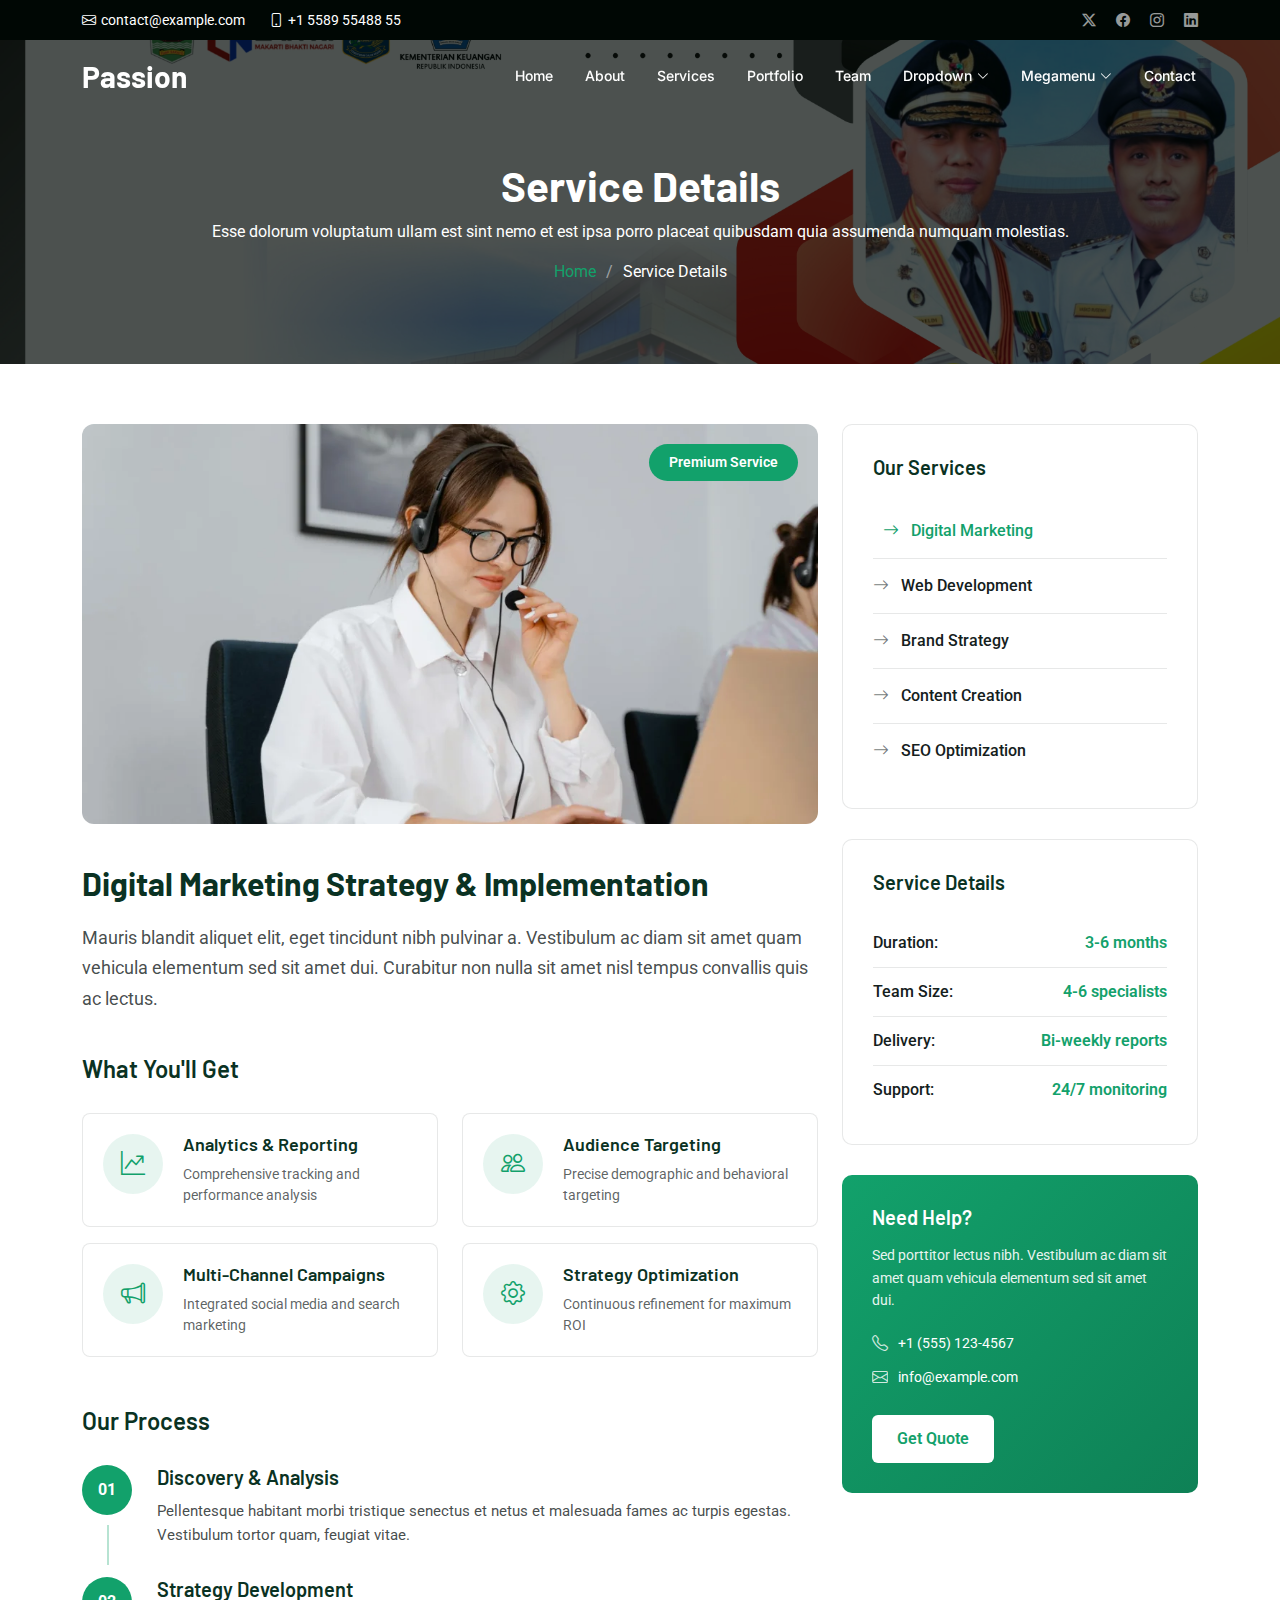
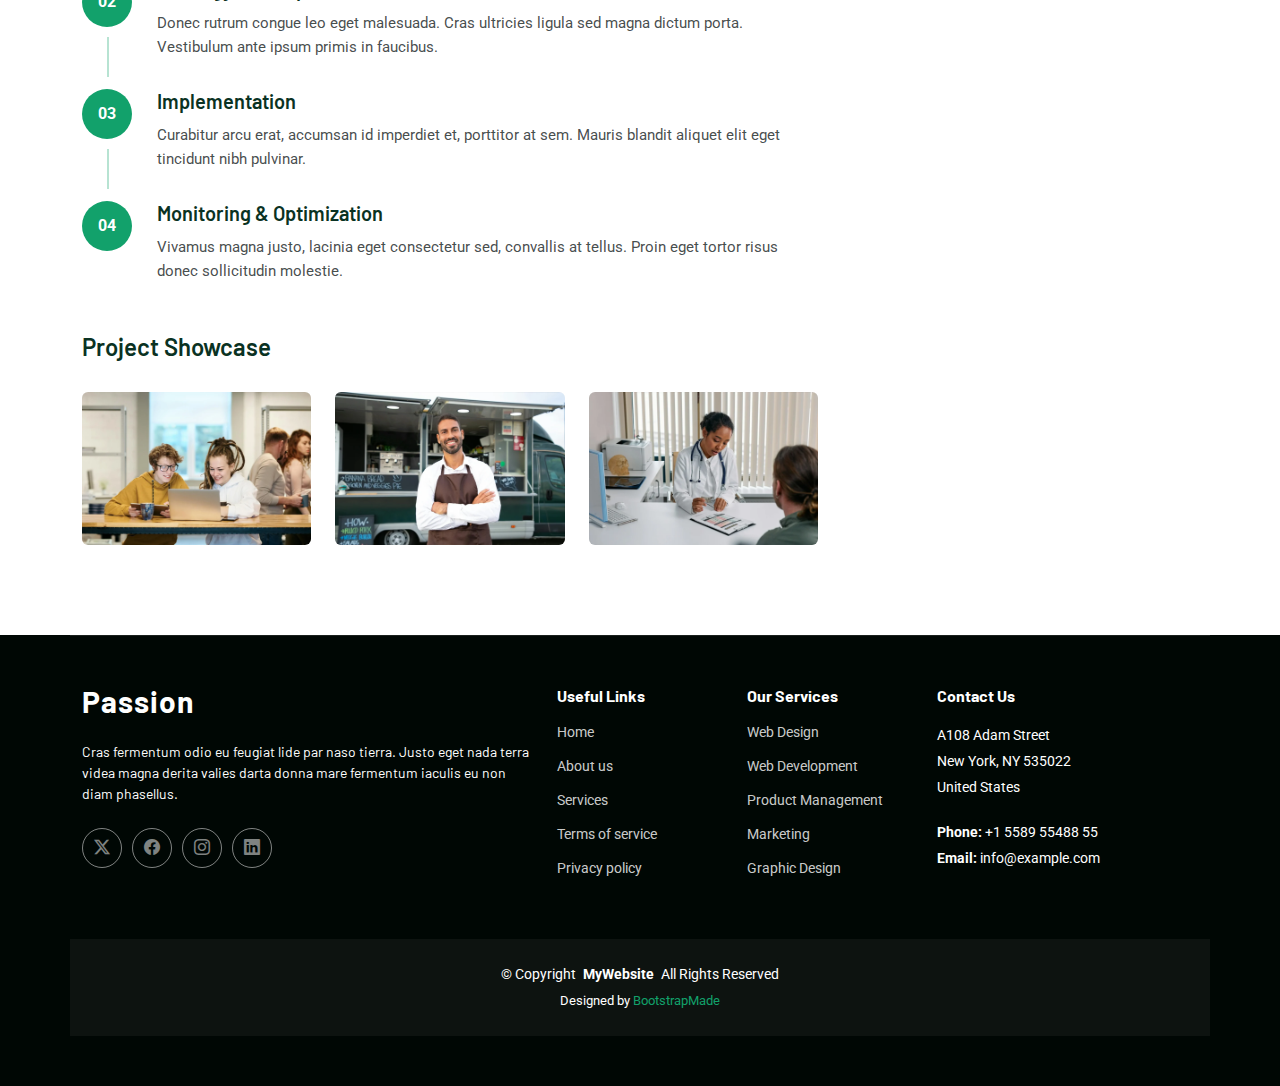
<file: landing_page/www/landing/service-details-lama.html>
<!DOCTYPE html>
<html lang="en">

<head>
  <meta charset="utf-8">
  <meta content="width=device-width, initial-scale=1.0" name="viewport">
  <title>Service Details - Passion Bootstrap Template</title>
  <meta name="description" content="">
  <meta name="keywords" content="">

  <!-- Favicons -->
  <link href="assets/img/favicon.png" rel="icon">
  <link href="assets/img/apple-touch-icon.png" rel="apple-touch-icon">

  <!-- Fonts -->
  <link href="https://fonts.googleapis.com" rel="preconnect">
  <link href="https://fonts.gstatic.com" rel="preconnect" crossorigin>
  <link href="https://fonts.googleapis.com/css2?family=Roboto:ital,wght@0,100;0,300;0,400;0,500;0,700;0,900;1,100;1,300;1,400;1,500;1,700;1,900&family=Inter:wght@100;200;300;400;500;600;700;800;900&family=Barlow:ital,wght@0,100;0,200;0,300;0,400;0,500;0,600;0,700;0,800;0,900;1,100;1,200;1,300;1,400;1,500;1,600;1,700;1,800;1,900&display=swap" rel="stylesheet">

  <!-- Vendor CSS Files -->
  <link href="assets/vendor/bootstrap/css/bootstrap.min.css" rel="stylesheet">
  <link href="assets/vendor/bootstrap-icons/bootstrap-icons.css" rel="stylesheet">
  <link href="assets/vendor/glightbox/css/glightbox.min.css" rel="stylesheet">
  <link href="assets/vendor/swiper/swiper-bundle.min.css" rel="stylesheet">

  <!-- Main CSS File -->
  <link href="assets/css/main.css" rel="stylesheet">

  <!-- =======================================================
  * Template Name: Passion
  * Template URL: https://bootstrapmade.com/passion-bootstrap-template/
  * Updated: Jul 21 2025 with Bootstrap v5.3.7
  * Author: BootstrapMade.com
  * License: https://bootstrapmade.com/license/
  ======================================================== -->
</head>

<body class="service-details-page">

  <header id="header" class="header fixed-top">

    <div class="topbar d-flex align-items-center dark-background">
      <div class="container d-flex justify-content-center justify-content-md-between">
        <div class="contact-info d-flex align-items-center">
          <i class="bi bi-envelope d-flex align-items-center"><a href="mailto:contact@example.com">contact@example.com</a></i>
          <i class="bi bi-phone d-flex align-items-center ms-4"><span>+1 5589 55488 55</span></i>
        </div>
        <div class="social-links d-none d-md-flex align-items-center">
          <a href="#" class="twitter"><i class="bi bi-twitter-x"></i></a>
          <a href="#" class="facebook"><i class="bi bi-facebook"></i></a>
          <a href="#" class="instagram"><i class="bi bi-instagram"></i></a>
          <a href="#" class="linkedin"><i class="bi bi-linkedin"></i></a>
        </div>
      </div>
    </div><!-- End Top Bar -->

    <div class="branding d-flex align-items-cente">

      <div class="container position-relative d-flex align-items-center justify-content-between">
        <a href="index.html" class="logo d-flex align-items-center">
          <!-- Uncomment the line below if you also wish to use an image logo -->
          <!-- <img src="assets/img/logo.webp" alt=""> -->
          <h1 class="sitename">Passion</h1>
        </a>

        <nav id="navmenu" class="navmenu">
          <ul>
            <li><a href="#hero">Home</a></li>
            <li><a href="#about">About</a></li>
            <li><a href="#services">Services</a></li>
            <li><a href="#portfolio">Portfolio</a></li>
            <li><a href="#team">Team</a></li>
            <li class="dropdown"><a href="#"><span>Dropdown</span> <i class="bi bi-chevron-down toggle-dropdown"></i></a>
              <ul>
                <li><a href="#">Dropdown 1</a></li>
                <li class="dropdown"><a href="#"><span>Deep Dropdown</span> <i class="bi bi-chevron-down toggle-dropdown"></i></a>
                  <ul>
                    <li><a href="#">Deep Dropdown 1</a></li>
                    <li><a href="#">Deep Dropdown 2</a></li>
                    <li><a href="#">Deep Dropdown 3</a></li>
                    <li><a href="#">Deep Dropdown 4</a></li>
                    <li><a href="#">Deep Dropdown 5</a></li>
                  </ul>
                </li>
                <li><a href="#">Dropdown 2</a></li>
                <li><a href="#">Dropdown 3</a></li>
                <li><a href="#">Dropdown 4</a></li>
              </ul>
            </li>

            <!-- Megamenu 2 -->
            <li class="megamenu-2"><a href="#"><span>Megamenu</span> <i class="bi bi-chevron-down toggle-dropdown"></i></a>

              <!-- Mobile Megamenu -->
              <ul class="mobile-megamenu">

                <li><a href="#">Product Analytics</a></li>
                <li><a href="#">Customer Insights</a></li>
                <li><a href="#">Market Research</a></li>

                <li class="dropdown"><a href="#"><span>Enterprise Software</span> <i class="bi bi-chevron-down toggle-dropdown"></i></a>
                  <ul>
                    <li><a href="#">CRM Solutions</a></li>
                    <li><a href="#">ERP Systems</a></li>
                    <li><a href="#">Workflow Automation</a></li>
                    <li><a href="#">Document Management</a></li>
                    <li><a href="#">Business Intelligence</a></li>
                    <li><a href="#">Integration Platform</a></li>
                  </ul>
                </li>

                <li class="dropdown"><a href="#"><span>Development Tools</span> <i class="bi bi-chevron-down toggle-dropdown"></i></a>
                  <ul>
                    <li><a href="#">Code Editors</a></li>
                    <li><a href="#">Version Control</a></li>
                    <li><a href="#">Testing Frameworks</a></li>
                    <li><a href="#">Deployment Tools</a></li>
                    <li><a href="#">API Management</a></li>
                    <li><a href="#">Performance Monitoring</a></li>
                  </ul>
                </li>

                <li class="dropdown"><a href="#"><span>Creative Suite</span> <i class="bi bi-chevron-down toggle-dropdown"></i></a>
                  <ul>
                    <li><a href="#">Design Software</a></li>
                    <li><a href="#">Video Editing</a></li>
                    <li><a href="#">Audio Production</a></li>
                    <li><a href="#">Animation Tools</a></li>
                    <li><a href="#">Photo Editing</a></li>
                    <li><a href="#">3D Modeling</a></li>
                  </ul>
                </li>

                <li class="dropdown"><a href="#"><span>Resources</span> <i class="bi bi-chevron-down toggle-dropdown"></i></a>
                  <ul>
                    <li><a href="#">Documentation</a></li>
                    <li><a href="#">Tutorials</a></li>
                    <li><a href="#">Community</a></li>
                    <li><a href="#">Blog Posts</a></li>
                  </ul>
                </li>

              </ul><!-- End Mobile Megamenu -->

              <!-- Desktop Megamenu -->
              <div class="desktop-megamenu">

                <div class="tab-navigation">
                  <ul class="nav nav-tabs flex-column" id="2190-megamenu-tabs" role="tablist">
                    <li class="nav-item" role="presentation">
                      <button class="nav-link active" id="2190-tab-1-tab" data-bs-toggle="tab" data-bs-target="#2190-tab-1" type="button" role="tab" aria-controls="2190-tab-1" aria-selected="true">
                        <i class="bi bi-building-gear"></i>
                        <span>Enterprise Software</span>
                      </button>
                    </li>
                    <li class="nav-item" role="presentation">
                      <button class="nav-link" id="2190-tab-2-tab" data-bs-toggle="tab" data-bs-target="#2190-tab-2" type="button" role="tab" aria-controls="2190-tab-2" aria-selected="false">
                        <i class="bi bi-code-slash"></i>
                        <span>Development Tools</span>
                      </button>
                    </li>
                    <li class="nav-item" role="presentation">
                      <button class="nav-link" id="2190-tab-3-tab" data-bs-toggle="tab" data-bs-target="#2190-tab-3" type="button" role="tab" aria-controls="2190-tab-3" aria-selected="false">
                        <i class="bi bi-palette"></i>
                        <span>Creative Suite</span>
                      </button>
                    </li>
                    <li class="nav-item" role="presentation">
                      <button class="nav-link" id="2190-tab-4-tab" data-bs-toggle="tab" data-bs-target="#2190-tab-4" type="button" role="tab" aria-controls="2190-tab-4" aria-selected="false">
                        <i class="bi bi-journal-text"></i>
                        <span>Resources</span>
                      </button>
                    </li>
                  </ul>
                </div>

                <div class="tab-content">

                  <!-- Enterprise Software Tab -->
                  <div class="tab-pane fade show active" id="2190-tab-1" role="tabpanel" aria-labelledby="2190-tab-1-tab">
                    <div class="content-grid">
                      <div class="product-section">
                        <h4>Core Solutions</h4>
                        <div class="product-list">
                          <a href="#" class="product-link">
                            <i class="bi bi-people"></i>
                            <div>
                              <span>CRM Solutions</span>
                              <small>Manage customer relationships effectively</small>
                            </div>
                          </a>
                          <a href="#" class="product-link">
                            <i class="bi bi-diagram-3"></i>
                            <div>
                              <span>ERP Systems</span>
                              <small>Integrate all business processes</small>
                            </div>
                          </a>
                          <a href="#" class="product-link">
                            <i class="bi bi-gear-wide"></i>
                            <div>
                              <span>Workflow Automation</span>
                              <small>Streamline repetitive tasks</small>
                            </div>
                          </a>
                        </div>
                      </div>

                      <div class="product-section">
                        <h4>Data &amp; Analytics</h4>
                        <div class="product-list">
                          <a href="#" class="product-link">
                            <i class="bi bi-file-earmark-text"></i>
                            <div>
                              <span>Document Management</span>
                              <small>Organize and secure documents</small>
                            </div>
                          </a>
                          <a href="#" class="product-link">
                            <i class="bi bi-bar-chart"></i>
                            <div>
                              <span>Business Intelligence</span>
                              <small>Make data-driven decisions</small>
                            </div>
                          </a>
                          <a href="#" class="product-link">
                            <i class="bi bi-share"></i>
                            <div>
                              <span>Integration Platform</span>
                              <small>Connect all your systems</small>
                            </div>
                          </a>
                        </div>
                      </div>
                    </div>

                    <div class="featured-banner">
                      <div class="banner-content">
                        <img src="assets/img/misc/misc-7.webp" alt="Enterprise Solutions" class="banner-image">
                        <div class="banner-info">
                          <h5>Enterprise Package</h5>
                          <p>Comprehensive business management solution with advanced features and 24/7 support.</p>
                          <a href="#" class="cta-btn">Get Started <i class="bi bi-arrow-right"></i></a>
                        </div>
                      </div>
                    </div>
                  </div>

                  <!-- Development Tools Tab -->
                  <div class="tab-pane fade" id="2190-tab-2" role="tabpanel" aria-labelledby="2190-tab-2-tab">
                    <div class="content-grid">
                      <div class="product-section">
                        <h4>Code &amp; Build</h4>
                        <div class="product-list">
                          <a href="#" class="product-link">
                            <i class="bi bi-code-square"></i>
                            <div>
                              <span>Code Editors</span>
                              <small>Advanced development environment</small>
                            </div>
                          </a>
                          <a href="#" class="product-link">
                            <i class="bi bi-git"></i>
                            <div>
                              <span>Version Control</span>
                              <small>Track changes and collaborate</small>
                            </div>
                          </a>
                          <a href="#" class="product-link">
                            <i class="bi bi-check2-square"></i>
                            <div>
                              <span>Testing Frameworks</span>
                              <small>Ensure code quality</small>
                            </div>
                          </a>
                        </div>
                      </div>

                      <div class="product-section">
                        <h4>Deploy &amp; Monitor</h4>
                        <div class="product-list">
                          <a href="#" class="product-link">
                            <i class="bi bi-cloud-upload"></i>
                            <div>
                              <span>Deployment Tools</span>
                              <small>Seamless application deployment</small>
                            </div>
                          </a>
                          <a href="#" class="product-link">
                            <i class="bi bi-api"></i>
                            <div>
                              <span>API Management</span>
                              <small>Design and manage APIs</small>
                            </div>
                          </a>
                          <a href="#" class="product-link">
                            <i class="bi bi-speedometer2"></i>
                            <div>
                              <span>Performance Monitoring</span>
                              <small>Track application performance</small>
                            </div>
                          </a>
                        </div>
                      </div>
                    </div>

                    <div class="featured-banner">
                      <div class="banner-content">
                        <img src="assets/img/misc/misc-12.webp" alt="Development Tools" class="banner-image">
                        <div class="banner-info">
                          <h5>Developer Suite</h5>
                          <p>Complete toolkit for modern development teams with integrated CI/CD pipelines.</p>
                          <a href="#" class="cta-btn">Explore Tools <i class="bi bi-arrow-right"></i></a>
                        </div>
                      </div>
                    </div>
                  </div>

                  <!-- Creative Suite Tab -->
                  <div class="tab-pane fade" id="2190-tab-3" role="tabpanel" aria-labelledby="2190-tab-3-tab">
                    <div class="content-grid">
                      <div class="product-section">
                        <h4>Design &amp; Visual</h4>
                        <div class="product-list">
                          <a href="#" class="product-link">
                            <i class="bi bi-brush"></i>
                            <div>
                              <span>Design Software</span>
                              <small>Professional graphic design tools</small>
                            </div>
                          </a>
                          <a href="#" class="product-link">
                            <i class="bi bi-camera-video"></i>
                            <div>
                              <span>Video Editing</span>
                              <small>Professional video production</small>
                            </div>
                          </a>
                          <a href="#" class="product-link">
                            <i class="bi bi-image"></i>
                            <div>
                              <span>Photo Editing</span>
                              <small>Advanced image manipulation</small>
                            </div>
                          </a>
                        </div>
                      </div>

                      <div class="product-section">
                        <h4>Media Production</h4>
                        <div class="product-list">
                          <a href="#" class="product-link">
                            <i class="bi bi-music-note"></i>
                            <div>
                              <span>Audio Production</span>
                              <small>Professional audio editing</small>
                            </div>
                          </a>
                          <a href="#" class="product-link">
                            <i class="bi bi-play-circle"></i>
                            <div>
                              <span>Animation Tools</span>
                              <small>Create stunning animations</small>
                            </div>
                          </a>
                          <a href="#" class="product-link">
                            <i class="bi bi-box"></i>
                            <div>
                              <span>3D Modeling</span>
                              <small>Advanced 3D design software</small>
                            </div>
                          </a>
                        </div>
                      </div>
                    </div>

                    <div class="featured-banner">
                      <div class="banner-content">
                        <img src="assets/img/misc/misc-5.webp" alt="Creative Suite" class="banner-image">
                        <div class="banner-info">
                          <h5>Creative Pro</h5>
                          <p>Everything you need for creative projects, from concept to final production.</p>
                          <a href="#" class="cta-btn">Start Creating <i class="bi bi-arrow-right"></i></a>
                        </div>
                      </div>
                    </div>
                  </div>

                  <!-- Resources Tab -->
                  <div class="tab-pane fade" id="2190-tab-4" role="tabpanel" aria-labelledby="2190-tab-4-tab">
                    <div class="resources-layout">
                      <div class="resource-categories">
                        <div class="resource-category">
                          <i class="bi bi-book"></i>
                          <h5>Documentation</h5>
                          <p>Comprehensive guides and API references for all our products and services.</p>
                          <a href="#" class="resource-link">Browse Docs <i class="bi bi-arrow-right"></i></a>
                        </div>
                        <div class="resource-category">
                          <i class="bi bi-play-circle"></i>
                          <h5>Video Tutorials</h5>
                          <p>Step-by-step video guides to help you get the most out of our solutions.</p>
                          <a href="#" class="resource-link">Watch Tutorials <i class="bi bi-arrow-right"></i></a>
                        </div>
                        <div class="resource-category">
                          <i class="bi bi-chat-square-dots"></i>
                          <h5>Community Forum</h5>
                          <p>Connect with other users, share tips, and get answers to your questions.</p>
                          <a href="#" class="resource-link">Join Community <i class="bi bi-arrow-right"></i></a>
                        </div>
                        <div class="resource-category">
                          <i class="bi bi-newspaper"></i>
                          <h5>Blog &amp; Articles</h5>
                          <p>Latest insights, best practices, and industry trends from our experts.</p>
                          <a href="#" class="resource-link">Read Blog <i class="bi bi-arrow-right"></i></a>
                        </div>
                      </div>
                    </div>
                  </div>

                </div>

              </div><!-- End Desktop Megamenu -->

            </li><!-- End Megamenu 2 -->

            <li><a href="#contact">Contact</a></li>

          </ul>
          <i class="mobile-nav-toggle d-xl-none bi bi-list"></i>
        </nav>

      </div>

    </div>

  </header>

  <main class="main">

    <!-- Page Title -->
    <div class="page-title dark-background" style="background-image: url(assets/img/bg/bg-14.webp);">
      <div class="container position-relative">
        <h1>Service Details</h1>
        <p>Esse dolorum voluptatum ullam est sint nemo et est ipsa porro placeat quibusdam quia assumenda numquam molestias.</p>
        <nav class="breadcrumbs">
          <ol>
            <li><a href="index.html">Home</a></li>
            <li class="current">Service Details</li>
          </ol>
        </nav>
      </div>
    </div><!-- End Page Title -->

    <!-- Service Details Section -->
    <section id="service-details" class="service-details section">

      <div class="container">

        <div class="row gy-5">

          <div class="col-lg-8">
            <div class="service-hero">
              <img src="assets/img/services/services-7.webp" alt="" class="img-fluid">
              <div class="service-badge">
                <span>Premium Service</span>
              </div>
            </div>

            <div class="service-content">
              <div class="service-header">
                <h2>Digital Marketing Strategy &amp; Implementation</h2>
                <p class="service-intro">Mauris blandit aliquet elit, eget tincidunt nibh pulvinar a. Vestibulum ac diam sit amet quam vehicula elementum sed sit amet dui. Curabitur non nulla sit amet nisl tempus convallis quis ac lectus.</p>
              </div>

              <div class="service-features">
                <h4>What You'll Get</h4>
                <div class="row gy-3">
                  <div class="col-md-6">
                    <div class="feature-item">
                      <div class="feature-icon">
                        <i class="bi bi-graph-up-arrow"></i>
                      </div>
                      <div class="feature-content">
                        <h5>Analytics &amp; Reporting</h5>
                        <p>Comprehensive tracking and performance analysis</p>
                      </div>
                    </div>
                  </div>
                  <div class="col-md-6">
                    <div class="feature-item">
                      <div class="feature-icon">
                        <i class="bi bi-people"></i>
                      </div>
                      <div class="feature-content">
                        <h5>Audience Targeting</h5>
                        <p>Precise demographic and behavioral targeting</p>
                      </div>
                    </div>
                  </div>
                  <div class="col-md-6">
                    <div class="feature-item">
                      <div class="feature-icon">
                        <i class="bi bi-megaphone"></i>
                      </div>
                      <div class="feature-content">
                        <h5>Multi-Channel Campaigns</h5>
                        <p>Integrated social media and search marketing</p>
                      </div>
                    </div>
                  </div>
                  <div class="col-md-6">
                    <div class="feature-item">
                      <div class="feature-icon">
                        <i class="bi bi-gear"></i>
                      </div>
                      <div class="feature-content">
                        <h5>Strategy Optimization</h5>
                        <p>Continuous refinement for maximum ROI</p>
                      </div>
                    </div>
                  </div>
                </div>
              </div>

              <div class="service-process">
                <h4>Our Process</h4>
                <div class="process-steps">
                  <div class="process-step">
                    <div class="step-number">01</div>
                    <div class="step-content">
                      <h5>Discovery &amp; Analysis</h5>
                      <p>Pellentesque habitant morbi tristique senectus et netus et malesuada fames ac turpis egestas. Vestibulum tortor quam, feugiat vitae.</p>
                    </div>
                  </div>
                  <div class="process-step">
                    <div class="step-number">02</div>
                    <div class="step-content">
                      <h5>Strategy Development</h5>
                      <p>Donec rutrum congue leo eget malesuada. Cras ultricies ligula sed magna dictum porta. Vestibulum ante ipsum primis in faucibus.</p>
                    </div>
                  </div>
                  <div class="process-step">
                    <div class="step-number">03</div>
                    <div class="step-content">
                      <h5>Implementation</h5>
                      <p>Curabitur arcu erat, accumsan id imperdiet et, porttitor at sem. Mauris blandit aliquet elit eget tincidunt nibh pulvinar.</p>
                    </div>
                  </div>
                  <div class="process-step">
                    <div class="step-number">04</div>
                    <div class="step-content">
                      <h5>Monitoring &amp; Optimization</h5>
                      <p>Vivamus magna justo, lacinia eget consectetur sed, convallis at tellus. Proin eget tortor risus donec sollicitudin molestie.</p>
                    </div>
                  </div>
                </div>
              </div>

              <div class="service-gallery">
                <h4>Project Showcase</h4>
                <div class="row gy-3">
                  <div class="col-md-4">
                    <img src="assets/img/services/services-2.webp" alt="" class="img-fluid rounded">
                  </div>
                  <div class="col-md-4">
                    <img src="assets/img/services/services-8.webp" alt="" class="img-fluid rounded">
                  </div>
                  <div class="col-md-4">
                    <img src="assets/img/services/services-11.webp" alt="" class="img-fluid rounded">
                  </div>
                </div>
              </div>
            </div>
          </div>

          <div class="col-lg-4">
            <div class="service-sidebar">

              <div class="service-menu">
                <h4>Our Services</h4>
                <div class="menu-list">
                  <a href="#" class="menu-item active">
                    <i class="bi bi-arrow-right"></i>
                    <span>Digital Marketing</span>
                  </a>
                  <a href="#" class="menu-item">
                    <i class="bi bi-arrow-right"></i>
                    <span>Web Development</span>
                  </a>
                  <a href="#" class="menu-item">
                    <i class="bi bi-arrow-right"></i>
                    <span>Brand Strategy</span>
                  </a>
                  <a href="#" class="menu-item">
                    <i class="bi bi-arrow-right"></i>
                    <span>Content Creation</span>
                  </a>
                  <a href="#" class="menu-item">
                    <i class="bi bi-arrow-right"></i>
                    <span>SEO Optimization</span>
                  </a>
                </div>
              </div>

              <div class="service-info">
                <h4>Service Details</h4>
                <div class="info-list">
                  <div class="info-item">
                    <span class="info-label">Duration:</span>
                    <span class="info-value">3-6 months</span>
                  </div>
                  <div class="info-item">
                    <span class="info-label">Team Size:</span>
                    <span class="info-value">4-6 specialists</span>
                  </div>
                  <div class="info-item">
                    <span class="info-label">Delivery:</span>
                    <span class="info-value">Bi-weekly reports</span>
                  </div>
                  <div class="info-item">
                    <span class="info-label">Support:</span>
                    <span class="info-value">24/7 monitoring</span>
                  </div>
                </div>
              </div>

              <div class="contact-card">
                <div class="contact-content">
                  <h4>Need Help?</h4>
                  <p>Sed porttitor lectus nibh. Vestibulum ac diam sit amet quam vehicula elementum sed sit amet dui.</p>
                  <div class="contact-info">
                    <div class="contact-item">
                      <i class="bi bi-telephone"></i>
                      <span>+1 (555) 123-4567</span>
                    </div>
                    <div class="contact-item">
                      <i class="bi bi-envelope"></i>
                      <span>info@example.com</span>
                    </div>
                  </div>
                  <a href="#" class="btn btn-primary">Get Quote</a>
                </div>
              </div>

            </div>
          </div>

        </div>

      </div>

    </section><!-- /Service Details Section -->

  </main>

  <footer id="footer" class="footer position-relative dark-background">

    <div class="container footer-top">
      <div class="row gy-4">
        <div class="col-lg-5 col-md-12 footer-about">
          <a href="index.html" class="logo d-flex align-items-center">
            <span class="sitename">Passion</span>
          </a>
          <p>Cras fermentum odio eu feugiat lide par naso tierra. Justo eget nada terra videa magna derita valies darta donna mare fermentum iaculis eu non diam phasellus.</p>
          <div class="social-links d-flex mt-4">
            <a href=""><i class="bi bi-twitter-x"></i></a>
            <a href=""><i class="bi bi-facebook"></i></a>
            <a href=""><i class="bi bi-instagram"></i></a>
            <a href=""><i class="bi bi-linkedin"></i></a>
          </div>
        </div>

        <div class="col-lg-2 col-6 footer-links">
          <h4>Useful Links</h4>
          <ul>
            <li><a href="#">Home</a></li>
            <li><a href="#">About us</a></li>
            <li><a href="#">Services</a></li>
            <li><a href="#">Terms of service</a></li>
            <li><a href="#">Privacy policy</a></li>
          </ul>
        </div>

        <div class="col-lg-2 col-6 footer-links">
          <h4>Our Services</h4>
          <ul>
            <li><a href="#">Web Design</a></li>
            <li><a href="#">Web Development</a></li>
            <li><a href="#">Product Management</a></li>
            <li><a href="#">Marketing</a></li>
            <li><a href="#">Graphic Design</a></li>
          </ul>
        </div>

        <div class="col-lg-3 col-md-12 footer-contact text-center text-md-start">
          <h4>Contact Us</h4>
          <p>A108 Adam Street</p>
          <p>New York, NY 535022</p>
          <p>United States</p>
          <p class="mt-4"><strong>Phone:</strong> <span>+1 5589 55488 55</span></p>
          <p><strong>Email:</strong> <span>info@example.com</span></p>
        </div>

      </div>
    </div>

    <div class="container copyright text-center mt-4">
      <p>© <span>Copyright</span> <strong class="px-1 sitename">MyWebsite</strong> <span>All Rights Reserved</span></p>
      <div class="credits">
        <!-- All the links in the footer should remain intact. -->
        <!-- You can delete the links only if you've purchased the pro version. -->
        <!-- Licensing information: https://bootstrapmade.com/license/ -->
        <!-- Purchase the pro version with working PHP/AJAX contact form: [buy-url] -->
        Designed by <a href="https://bootstrapmade.com/">BootstrapMade</a>
      </div>
    </div>

  </footer>

  <!-- Scroll Top -->
  <a href="#" id="scroll-top" class="scroll-top d-flex align-items-center justify-content-center"><i class="bi bi-arrow-up-short"></i></a>

  <!-- Preloader -->
  <div id="preloader">
    <div></div>
    <div></div>
    <div></div>
    <div></div>
  </div>

  <!-- Vendor JS Files -->
  <script src="assets/vendor/bootstrap/js/bootstrap.bundle.min.js"></script>
  <script src="assets/vendor/php-email-form/validate.js"></script>
  <script src="assets/vendor/glightbox/js/glightbox.min.js"></script>
  <script src="assets/vendor/purecounter/purecounter_vanilla.js"></script>
  <script src="assets/vendor/swiper/swiper-bundle.min.js"></script>
  <script src="assets/vendor/imagesloaded/imagesloaded.pkgd.min.js"></script>
  <script src="assets/vendor/isotope-layout/isotope.pkgd.min.js"></script>

  <!-- Main JS File -->
  <script src="assets/js/main.js"></script>

</body>

</html>
</file>
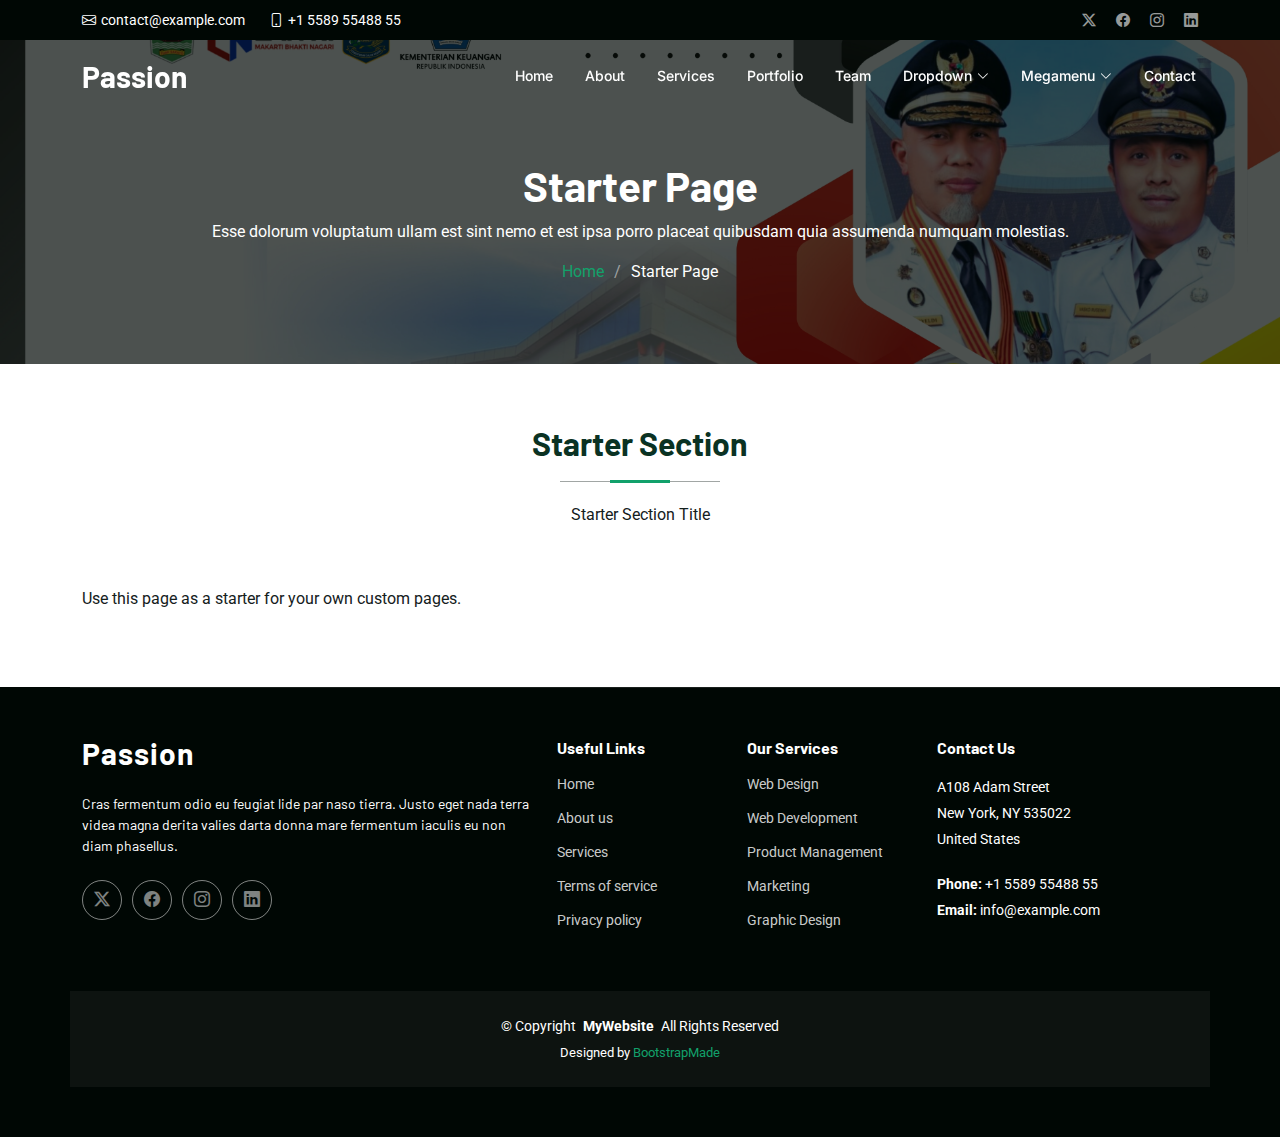
<file: landing_page/www/landing/starter-page.html>
<!DOCTYPE html>
<html lang="en">

<head>
  <meta charset="utf-8">
  <meta content="width=device-width, initial-scale=1.0" name="viewport">
  <title>Starter Page - Passion Bootstrap Template</title>
  <meta name="description" content="">
  <meta name="keywords" content="">

  <!-- Favicons -->
  <link href="assets/img/favicon.png" rel="icon">
  <link href="assets/img/apple-touch-icon.png" rel="apple-touch-icon">

  <!-- Fonts -->
  <link href="https://fonts.googleapis.com" rel="preconnect">
  <link href="https://fonts.gstatic.com" rel="preconnect" crossorigin>
  <link href="https://fonts.googleapis.com/css2?family=Roboto:ital,wght@0,100;0,300;0,400;0,500;0,700;0,900;1,100;1,300;1,400;1,500;1,700;1,900&family=Inter:wght@100;200;300;400;500;600;700;800;900&family=Barlow:ital,wght@0,100;0,200;0,300;0,400;0,500;0,600;0,700;0,800;0,900;1,100;1,200;1,300;1,400;1,500;1,600;1,700;1,800;1,900&display=swap" rel="stylesheet">

  <!-- Vendor CSS Files -->
  <link href="assets/vendor/bootstrap/css/bootstrap.min.css" rel="stylesheet">
  <link href="assets/vendor/bootstrap-icons/bootstrap-icons.css" rel="stylesheet">
  <link href="assets/vendor/glightbox/css/glightbox.min.css" rel="stylesheet">
  <link href="assets/vendor/swiper/swiper-bundle.min.css" rel="stylesheet">

  <!-- Main CSS File -->
  <link href="assets/css/main.css" rel="stylesheet">

  <!-- =======================================================
  * Template Name: Passion
  * Template URL: https://bootstrapmade.com/passion-bootstrap-template/
  * Updated: Jul 21 2025 with Bootstrap v5.3.7
  * Author: BootstrapMade.com
  * License: https://bootstrapmade.com/license/
  ======================================================== -->
</head>

<body class="starter-page-page">

  <header id="header" class="header fixed-top">

    <div class="topbar d-flex align-items-center dark-background">
      <div class="container d-flex justify-content-center justify-content-md-between">
        <div class="contact-info d-flex align-items-center">
          <i class="bi bi-envelope d-flex align-items-center"><a href="mailto:contact@example.com">contact@example.com</a></i>
          <i class="bi bi-phone d-flex align-items-center ms-4"><span>+1 5589 55488 55</span></i>
        </div>
        <div class="social-links d-none d-md-flex align-items-center">
          <a href="#" class="twitter"><i class="bi bi-twitter-x"></i></a>
          <a href="#" class="facebook"><i class="bi bi-facebook"></i></a>
          <a href="#" class="instagram"><i class="bi bi-instagram"></i></a>
          <a href="#" class="linkedin"><i class="bi bi-linkedin"></i></a>
        </div>
      </div>
    </div><!-- End Top Bar -->

    <div class="branding d-flex align-items-cente">

      <div class="container position-relative d-flex align-items-center justify-content-between">
        <a href="index.html" class="logo d-flex align-items-center">
          <!-- Uncomment the line below if you also wish to use an image logo -->
          <!-- <img src="assets/img/logo.webp" alt=""> -->
          <h1 class="sitename">Passion</h1>
        </a>

        <nav id="navmenu" class="navmenu">
          <ul>
            <li><a href="#hero">Home</a></li>
            <li><a href="#about">About</a></li>
            <li><a href="#services">Services</a></li>
            <li><a href="#portfolio">Portfolio</a></li>
            <li><a href="#team">Team</a></li>
            <li class="dropdown"><a href="#"><span>Dropdown</span> <i class="bi bi-chevron-down toggle-dropdown"></i></a>
              <ul>
                <li><a href="#">Dropdown 1</a></li>
                <li class="dropdown"><a href="#"><span>Deep Dropdown</span> <i class="bi bi-chevron-down toggle-dropdown"></i></a>
                  <ul>
                    <li><a href="#">Deep Dropdown 1</a></li>
                    <li><a href="#">Deep Dropdown 2</a></li>
                    <li><a href="#">Deep Dropdown 3</a></li>
                    <li><a href="#">Deep Dropdown 4</a></li>
                    <li><a href="#">Deep Dropdown 5</a></li>
                  </ul>
                </li>
                <li><a href="#">Dropdown 2</a></li>
                <li><a href="#">Dropdown 3</a></li>
                <li><a href="#">Dropdown 4</a></li>
              </ul>
            </li>

            <!-- Megamenu 2 -->
            <li class="megamenu-2"><a href="#"><span>Megamenu</span> <i class="bi bi-chevron-down toggle-dropdown"></i></a>

              <!-- Mobile Megamenu -->
              <ul class="mobile-megamenu">

                <li><a href="#">Product Analytics</a></li>
                <li><a href="#">Customer Insights</a></li>
                <li><a href="#">Market Research</a></li>

                <li class="dropdown"><a href="#"><span>Enterprise Software</span> <i class="bi bi-chevron-down toggle-dropdown"></i></a>
                  <ul>
                    <li><a href="#">CRM Solutions</a></li>
                    <li><a href="#">ERP Systems</a></li>
                    <li><a href="#">Workflow Automation</a></li>
                    <li><a href="#">Document Management</a></li>
                    <li><a href="#">Business Intelligence</a></li>
                    <li><a href="#">Integration Platform</a></li>
                  </ul>
                </li>

                <li class="dropdown"><a href="#"><span>Development Tools</span> <i class="bi bi-chevron-down toggle-dropdown"></i></a>
                  <ul>
                    <li><a href="#">Code Editors</a></li>
                    <li><a href="#">Version Control</a></li>
                    <li><a href="#">Testing Frameworks</a></li>
                    <li><a href="#">Deployment Tools</a></li>
                    <li><a href="#">API Management</a></li>
                    <li><a href="#">Performance Monitoring</a></li>
                  </ul>
                </li>

                <li class="dropdown"><a href="#"><span>Creative Suite</span> <i class="bi bi-chevron-down toggle-dropdown"></i></a>
                  <ul>
                    <li><a href="#">Design Software</a></li>
                    <li><a href="#">Video Editing</a></li>
                    <li><a href="#">Audio Production</a></li>
                    <li><a href="#">Animation Tools</a></li>
                    <li><a href="#">Photo Editing</a></li>
                    <li><a href="#">3D Modeling</a></li>
                  </ul>
                </li>

                <li class="dropdown"><a href="#"><span>Resources</span> <i class="bi bi-chevron-down toggle-dropdown"></i></a>
                  <ul>
                    <li><a href="#">Documentation</a></li>
                    <li><a href="#">Tutorials</a></li>
                    <li><a href="#">Community</a></li>
                    <li><a href="#">Blog Posts</a></li>
                  </ul>
                </li>

              </ul><!-- End Mobile Megamenu -->

              <!-- Desktop Megamenu -->
              <div class="desktop-megamenu">

                <div class="tab-navigation">
                  <ul class="nav nav-tabs flex-column" id="2190-megamenu-tabs" role="tablist">
                    <li class="nav-item" role="presentation">
                      <button class="nav-link active" id="2190-tab-1-tab" data-bs-toggle="tab" data-bs-target="#2190-tab-1" type="button" role="tab" aria-controls="2190-tab-1" aria-selected="true">
                        <i class="bi bi-building-gear"></i>
                        <span>Enterprise Software</span>
                      </button>
                    </li>
                    <li class="nav-item" role="presentation">
                      <button class="nav-link" id="2190-tab-2-tab" data-bs-toggle="tab" data-bs-target="#2190-tab-2" type="button" role="tab" aria-controls="2190-tab-2" aria-selected="false">
                        <i class="bi bi-code-slash"></i>
                        <span>Development Tools</span>
                      </button>
                    </li>
                    <li class="nav-item" role="presentation">
                      <button class="nav-link" id="2190-tab-3-tab" data-bs-toggle="tab" data-bs-target="#2190-tab-3" type="button" role="tab" aria-controls="2190-tab-3" aria-selected="false">
                        <i class="bi bi-palette"></i>
                        <span>Creative Suite</span>
                      </button>
                    </li>
                    <li class="nav-item" role="presentation">
                      <button class="nav-link" id="2190-tab-4-tab" data-bs-toggle="tab" data-bs-target="#2190-tab-4" type="button" role="tab" aria-controls="2190-tab-4" aria-selected="false">
                        <i class="bi bi-journal-text"></i>
                        <span>Resources</span>
                      </button>
                    </li>
                  </ul>
                </div>

                <div class="tab-content">

                  <!-- Enterprise Software Tab -->
                  <div class="tab-pane fade show active" id="2190-tab-1" role="tabpanel" aria-labelledby="2190-tab-1-tab">
                    <div class="content-grid">
                      <div class="product-section">
                        <h4>Core Solutions</h4>
                        <div class="product-list">
                          <a href="#" class="product-link">
                            <i class="bi bi-people"></i>
                            <div>
                              <span>CRM Solutions</span>
                              <small>Manage customer relationships effectively</small>
                            </div>
                          </a>
                          <a href="#" class="product-link">
                            <i class="bi bi-diagram-3"></i>
                            <div>
                              <span>ERP Systems</span>
                              <small>Integrate all business processes</small>
                            </div>
                          </a>
                          <a href="#" class="product-link">
                            <i class="bi bi-gear-wide"></i>
                            <div>
                              <span>Workflow Automation</span>
                              <small>Streamline repetitive tasks</small>
                            </div>
                          </a>
                        </div>
                      </div>

                      <div class="product-section">
                        <h4>Data &amp; Analytics</h4>
                        <div class="product-list">
                          <a href="#" class="product-link">
                            <i class="bi bi-file-earmark-text"></i>
                            <div>
                              <span>Document Management</span>
                              <small>Organize and secure documents</small>
                            </div>
                          </a>
                          <a href="#" class="product-link">
                            <i class="bi bi-bar-chart"></i>
                            <div>
                              <span>Business Intelligence</span>
                              <small>Make data-driven decisions</small>
                            </div>
                          </a>
                          <a href="#" class="product-link">
                            <i class="bi bi-share"></i>
                            <div>
                              <span>Integration Platform</span>
                              <small>Connect all your systems</small>
                            </div>
                          </a>
                        </div>
                      </div>
                    </div>

                    <div class="featured-banner">
                      <div class="banner-content">
                        <img src="assets/img/misc/misc-7.webp" alt="Enterprise Solutions" class="banner-image">
                        <div class="banner-info">
                          <h5>Enterprise Package</h5>
                          <p>Comprehensive business management solution with advanced features and 24/7 support.</p>
                          <a href="#" class="cta-btn">Get Started <i class="bi bi-arrow-right"></i></a>
                        </div>
                      </div>
                    </div>
                  </div>

                  <!-- Development Tools Tab -->
                  <div class="tab-pane fade" id="2190-tab-2" role="tabpanel" aria-labelledby="2190-tab-2-tab">
                    <div class="content-grid">
                      <div class="product-section">
                        <h4>Code &amp; Build</h4>
                        <div class="product-list">
                          <a href="#" class="product-link">
                            <i class="bi bi-code-square"></i>
                            <div>
                              <span>Code Editors</span>
                              <small>Advanced development environment</small>
                            </div>
                          </a>
                          <a href="#" class="product-link">
                            <i class="bi bi-git"></i>
                            <div>
                              <span>Version Control</span>
                              <small>Track changes and collaborate</small>
                            </div>
                          </a>
                          <a href="#" class="product-link">
                            <i class="bi bi-check2-square"></i>
                            <div>
                              <span>Testing Frameworks</span>
                              <small>Ensure code quality</small>
                            </div>
                          </a>
                        </div>
                      </div>

                      <div class="product-section">
                        <h4>Deploy &amp; Monitor</h4>
                        <div class="product-list">
                          <a href="#" class="product-link">
                            <i class="bi bi-cloud-upload"></i>
                            <div>
                              <span>Deployment Tools</span>
                              <small>Seamless application deployment</small>
                            </div>
                          </a>
                          <a href="#" class="product-link">
                            <i class="bi bi-api"></i>
                            <div>
                              <span>API Management</span>
                              <small>Design and manage APIs</small>
                            </div>
                          </a>
                          <a href="#" class="product-link">
                            <i class="bi bi-speedometer2"></i>
                            <div>
                              <span>Performance Monitoring</span>
                              <small>Track application performance</small>
                            </div>
                          </a>
                        </div>
                      </div>
                    </div>

                    <div class="featured-banner">
                      <div class="banner-content">
                        <img src="assets/img/misc/misc-12.webp" alt="Development Tools" class="banner-image">
                        <div class="banner-info">
                          <h5>Developer Suite</h5>
                          <p>Complete toolkit for modern development teams with integrated CI/CD pipelines.</p>
                          <a href="#" class="cta-btn">Explore Tools <i class="bi bi-arrow-right"></i></a>
                        </div>
                      </div>
                    </div>
                  </div>

                  <!-- Creative Suite Tab -->
                  <div class="tab-pane fade" id="2190-tab-3" role="tabpanel" aria-labelledby="2190-tab-3-tab">
                    <div class="content-grid">
                      <div class="product-section">
                        <h4>Design &amp; Visual</h4>
                        <div class="product-list">
                          <a href="#" class="product-link">
                            <i class="bi bi-brush"></i>
                            <div>
                              <span>Design Software</span>
                              <small>Professional graphic design tools</small>
                            </div>
                          </a>
                          <a href="#" class="product-link">
                            <i class="bi bi-camera-video"></i>
                            <div>
                              <span>Video Editing</span>
                              <small>Professional video production</small>
                            </div>
                          </a>
                          <a href="#" class="product-link">
                            <i class="bi bi-image"></i>
                            <div>
                              <span>Photo Editing</span>
                              <small>Advanced image manipulation</small>
                            </div>
                          </a>
                        </div>
                      </div>

                      <div class="product-section">
                        <h4>Media Production</h4>
                        <div class="product-list">
                          <a href="#" class="product-link">
                            <i class="bi bi-music-note"></i>
                            <div>
                              <span>Audio Production</span>
                              <small>Professional audio editing</small>
                            </div>
                          </a>
                          <a href="#" class="product-link">
                            <i class="bi bi-play-circle"></i>
                            <div>
                              <span>Animation Tools</span>
                              <small>Create stunning animations</small>
                            </div>
                          </a>
                          <a href="#" class="product-link">
                            <i class="bi bi-box"></i>
                            <div>
                              <span>3D Modeling</span>
                              <small>Advanced 3D design software</small>
                            </div>
                          </a>
                        </div>
                      </div>
                    </div>

                    <div class="featured-banner">
                      <div class="banner-content">
                        <img src="assets/img/misc/misc-5.webp" alt="Creative Suite" class="banner-image">
                        <div class="banner-info">
                          <h5>Creative Pro</h5>
                          <p>Everything you need for creative projects, from concept to final production.</p>
                          <a href="#" class="cta-btn">Start Creating <i class="bi bi-arrow-right"></i></a>
                        </div>
                      </div>
                    </div>
                  </div>

                  <!-- Resources Tab -->
                  <div class="tab-pane fade" id="2190-tab-4" role="tabpanel" aria-labelledby="2190-tab-4-tab">
                    <div class="resources-layout">
                      <div class="resource-categories">
                        <div class="resource-category">
                          <i class="bi bi-book"></i>
                          <h5>Documentation</h5>
                          <p>Comprehensive guides and API references for all our products and services.</p>
                          <a href="#" class="resource-link">Browse Docs <i class="bi bi-arrow-right"></i></a>
                        </div>
                        <div class="resource-category">
                          <i class="bi bi-play-circle"></i>
                          <h5>Video Tutorials</h5>
                          <p>Step-by-step video guides to help you get the most out of our solutions.</p>
                          <a href="#" class="resource-link">Watch Tutorials <i class="bi bi-arrow-right"></i></a>
                        </div>
                        <div class="resource-category">
                          <i class="bi bi-chat-square-dots"></i>
                          <h5>Community Forum</h5>
                          <p>Connect with other users, share tips, and get answers to your questions.</p>
                          <a href="#" class="resource-link">Join Community <i class="bi bi-arrow-right"></i></a>
                        </div>
                        <div class="resource-category">
                          <i class="bi bi-newspaper"></i>
                          <h5>Blog &amp; Articles</h5>
                          <p>Latest insights, best practices, and industry trends from our experts.</p>
                          <a href="#" class="resource-link">Read Blog <i class="bi bi-arrow-right"></i></a>
                        </div>
                      </div>
                    </div>
                  </div>

                </div>

              </div><!-- End Desktop Megamenu -->

            </li><!-- End Megamenu 2 -->

            <li><a href="#contact">Contact</a></li>

          </ul>
          <i class="mobile-nav-toggle d-xl-none bi bi-list"></i>
        </nav>

      </div>

    </div>

  </header>

  <main class="main">

    <!-- Page Title -->
    <div class="page-title dark-background" style="background-image: url(assets/img/bg/bg-14.webp);">
      <div class="container position-relative">
        <h1>Starter Page</h1>
        <p>Esse dolorum voluptatum ullam est sint nemo et est ipsa porro placeat quibusdam quia assumenda numquam molestias.</p>
        <nav class="breadcrumbs">
          <ol>
            <li><a href="index.html">Home</a></li>
            <li class="current">Starter Page</li>
          </ol>
        </nav>
      </div>
    </div><!-- End Page Title -->

    <!-- Starter Section Section -->
    <section id="starter-section" class="starter-section section">

      <!-- Section Title -->
      <div class="container section-title">
        <h2>Starter Section</h2>
        <p>Starter Section Title</p>
      </div><!-- End Section Title -->

      <div class="container">
        <p>Use this page as a starter for your own custom pages.</p>
      </div>

    </section><!-- /Starter Section Section -->

  </main>

  <footer id="footer" class="footer position-relative dark-background">

    <div class="container footer-top">
      <div class="row gy-4">
        <div class="col-lg-5 col-md-12 footer-about">
          <a href="index.html" class="logo d-flex align-items-center">
            <span class="sitename">Passion</span>
          </a>
          <p>Cras fermentum odio eu feugiat lide par naso tierra. Justo eget nada terra videa magna derita valies darta donna mare fermentum iaculis eu non diam phasellus.</p>
          <div class="social-links d-flex mt-4">
            <a href=""><i class="bi bi-twitter-x"></i></a>
            <a href=""><i class="bi bi-facebook"></i></a>
            <a href=""><i class="bi bi-instagram"></i></a>
            <a href=""><i class="bi bi-linkedin"></i></a>
          </div>
        </div>

        <div class="col-lg-2 col-6 footer-links">
          <h4>Useful Links</h4>
          <ul>
            <li><a href="#">Home</a></li>
            <li><a href="#">About us</a></li>
            <li><a href="#">Services</a></li>
            <li><a href="#">Terms of service</a></li>
            <li><a href="#">Privacy policy</a></li>
          </ul>
        </div>

        <div class="col-lg-2 col-6 footer-links">
          <h4>Our Services</h4>
          <ul>
            <li><a href="#">Web Design</a></li>
            <li><a href="#">Web Development</a></li>
            <li><a href="#">Product Management</a></li>
            <li><a href="#">Marketing</a></li>
            <li><a href="#">Graphic Design</a></li>
          </ul>
        </div>

        <div class="col-lg-3 col-md-12 footer-contact text-center text-md-start">
          <h4>Contact Us</h4>
          <p>A108 Adam Street</p>
          <p>New York, NY 535022</p>
          <p>United States</p>
          <p class="mt-4"><strong>Phone:</strong> <span>+1 5589 55488 55</span></p>
          <p><strong>Email:</strong> <span>info@example.com</span></p>
        </div>

      </div>
    </div>

    <div class="container copyright text-center mt-4">
      <p>© <span>Copyright</span> <strong class="px-1 sitename">MyWebsite</strong> <span>All Rights Reserved</span></p>
      <div class="credits">
        <!-- All the links in the footer should remain intact. -->
        <!-- You can delete the links only if you've purchased the pro version. -->
        <!-- Licensing information: https://bootstrapmade.com/license/ -->
        <!-- Purchase the pro version with working PHP/AJAX contact form: [buy-url] -->
        Designed by <a href="https://bootstrapmade.com/">BootstrapMade</a>
      </div>
    </div>

  </footer>

  <!-- Scroll Top -->
  <a href="#" id="scroll-top" class="scroll-top d-flex align-items-center justify-content-center"><i class="bi bi-arrow-up-short"></i></a>

  <!-- Preloader -->
  <div id="preloader">
    <div></div>
    <div></div>
    <div></div>
    <div></div>
  </div>

  <!-- Vendor JS Files -->
  <script src="assets/vendor/bootstrap/js/bootstrap.bundle.min.js"></script>
  <script src="assets/vendor/php-email-form/validate.js"></script>
  <script src="assets/vendor/glightbox/js/glightbox.min.js"></script>
  <script src="assets/vendor/purecounter/purecounter_vanilla.js"></script>
  <script src="assets/vendor/swiper/swiper-bundle.min.js"></script>
  <script src="assets/vendor/imagesloaded/imagesloaded.pkgd.min.js"></script>
  <script src="assets/vendor/isotope-layout/isotope.pkgd.min.js"></script>

  <!-- Main JS File -->
  <script src="assets/js/main.js"></script>

</body>

</html>
</file>
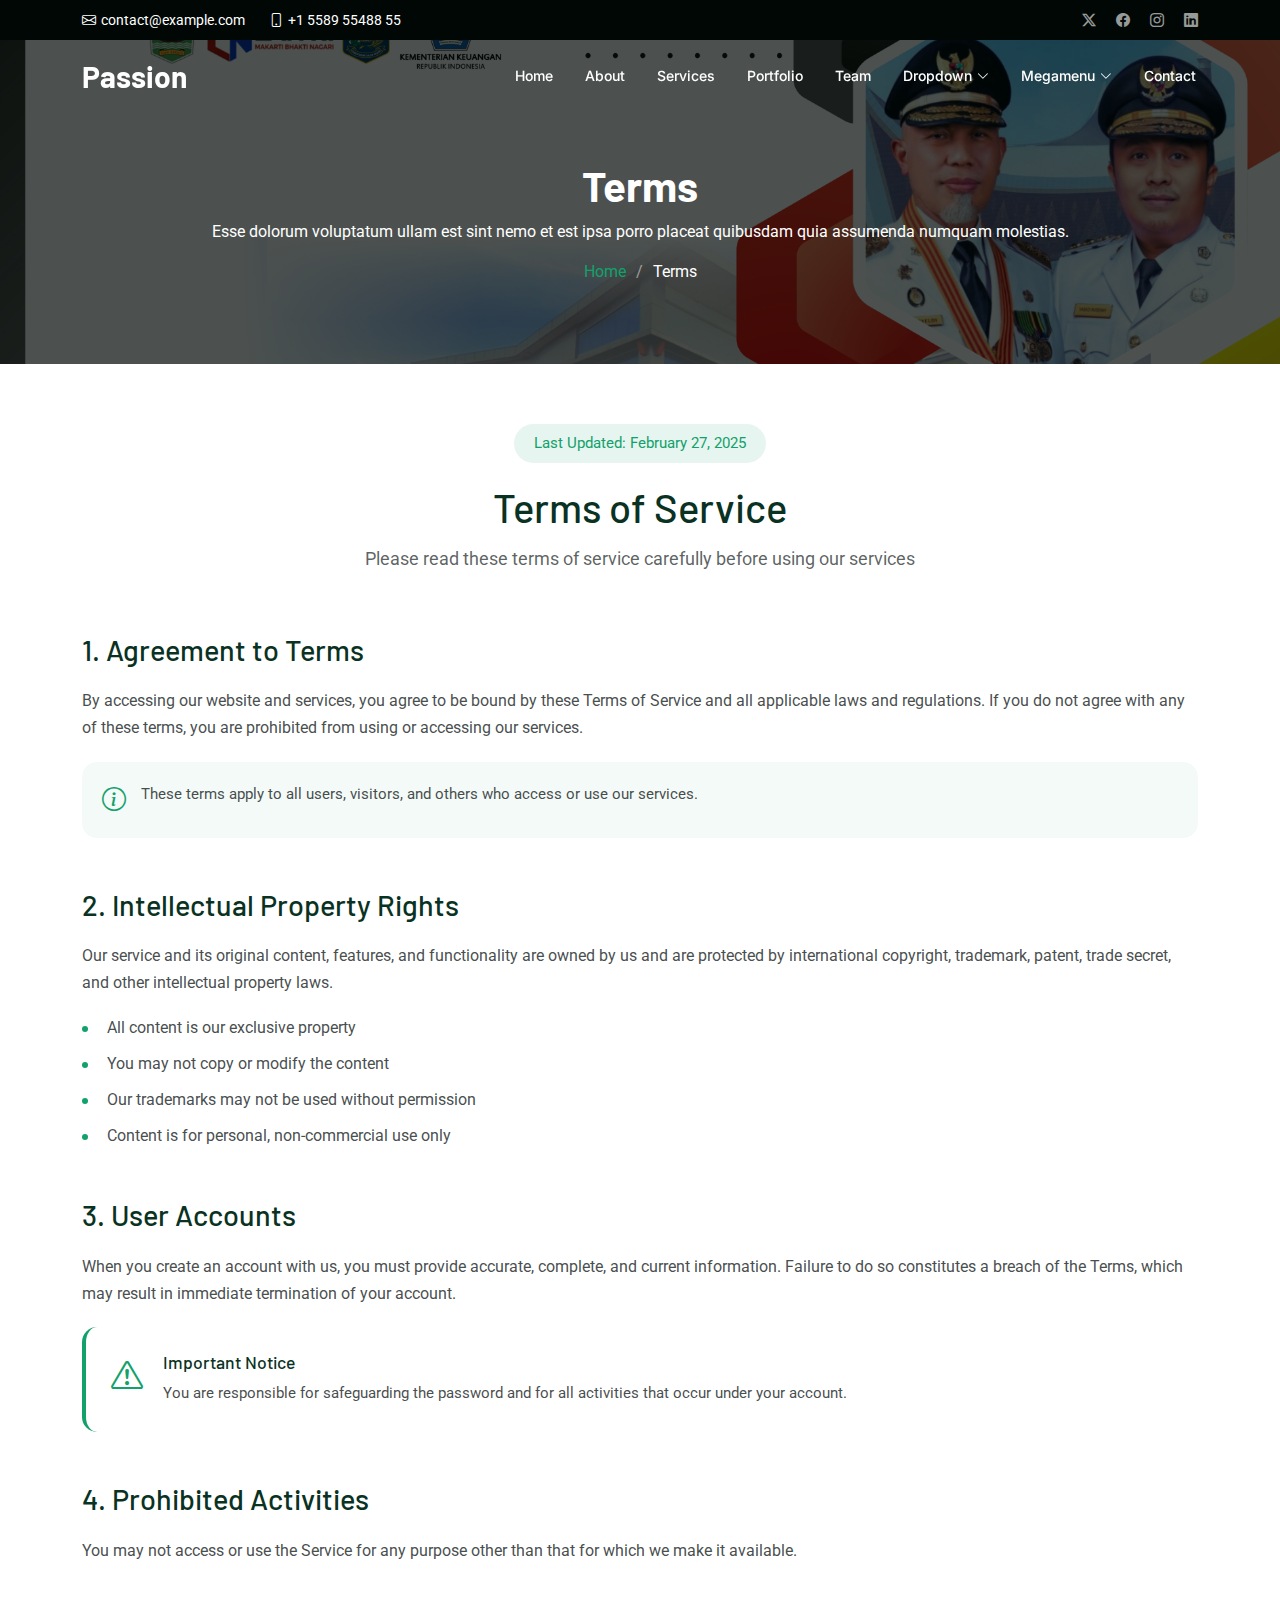
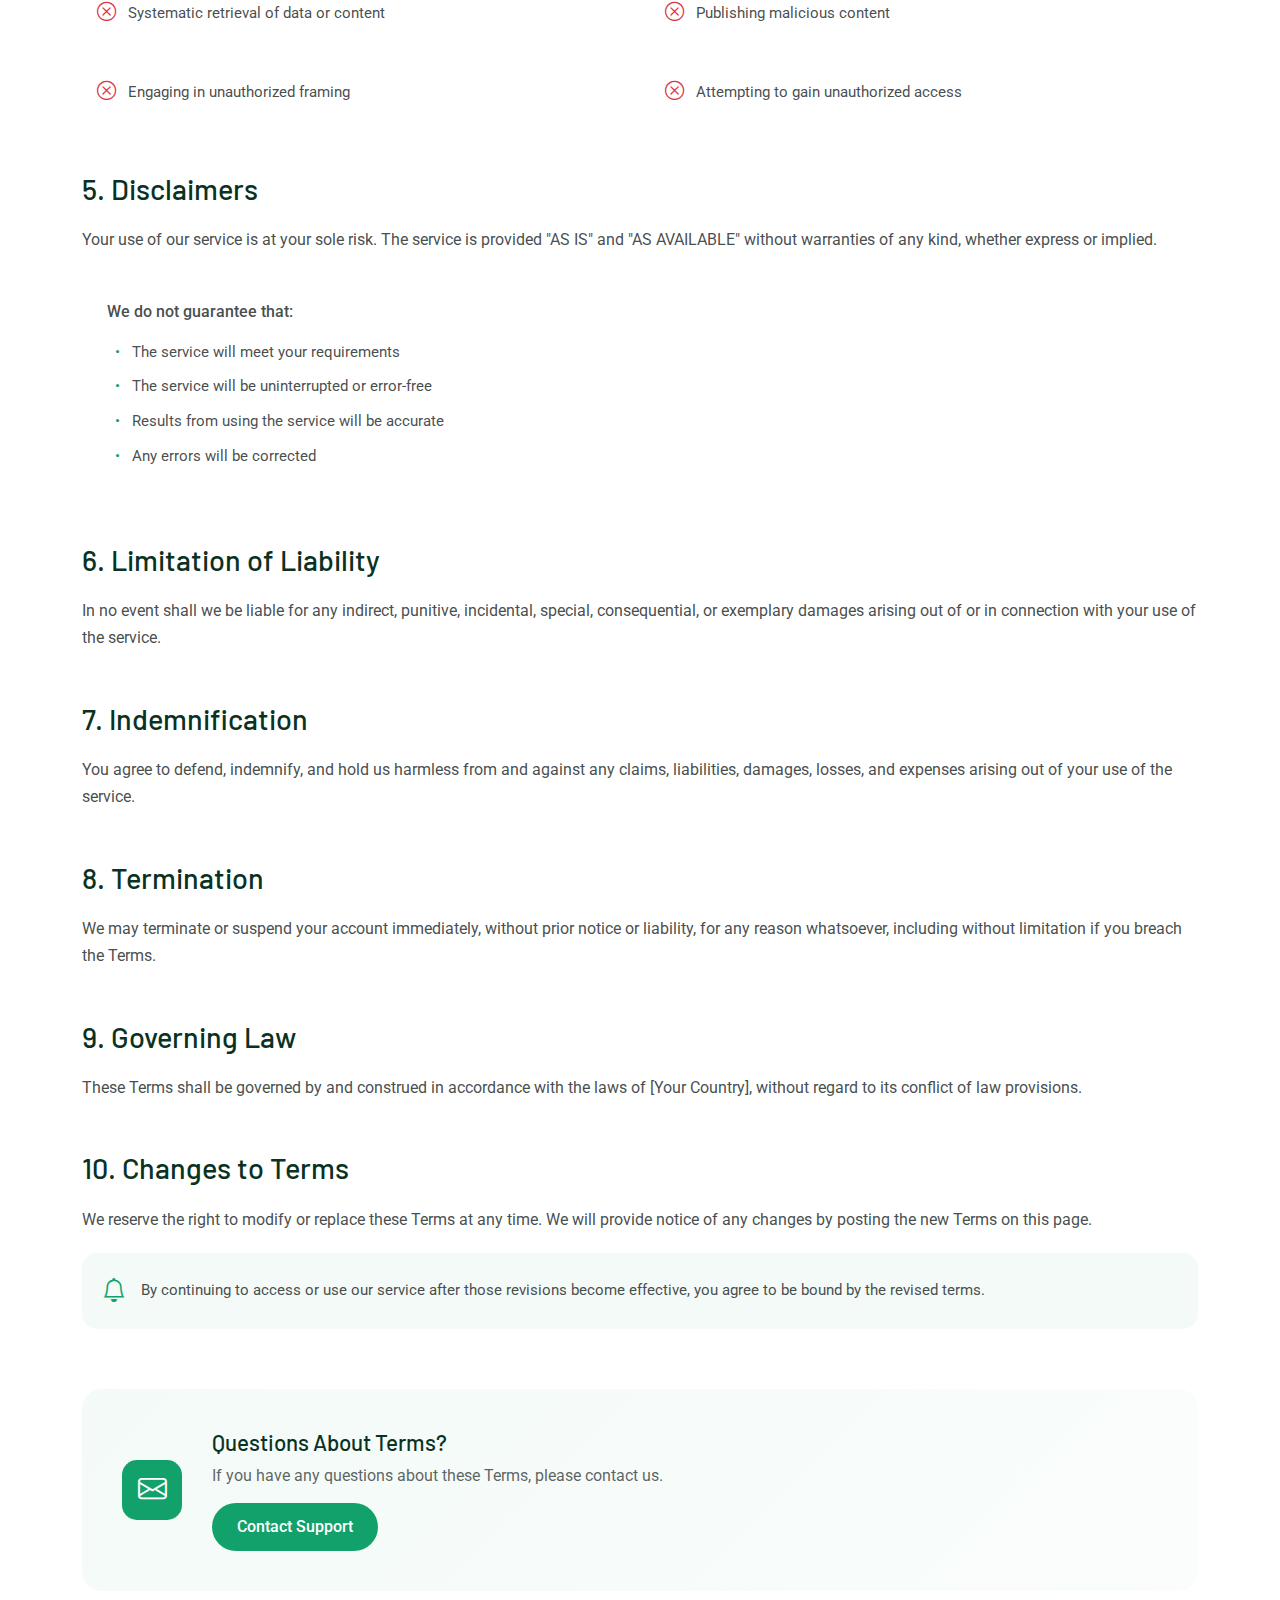
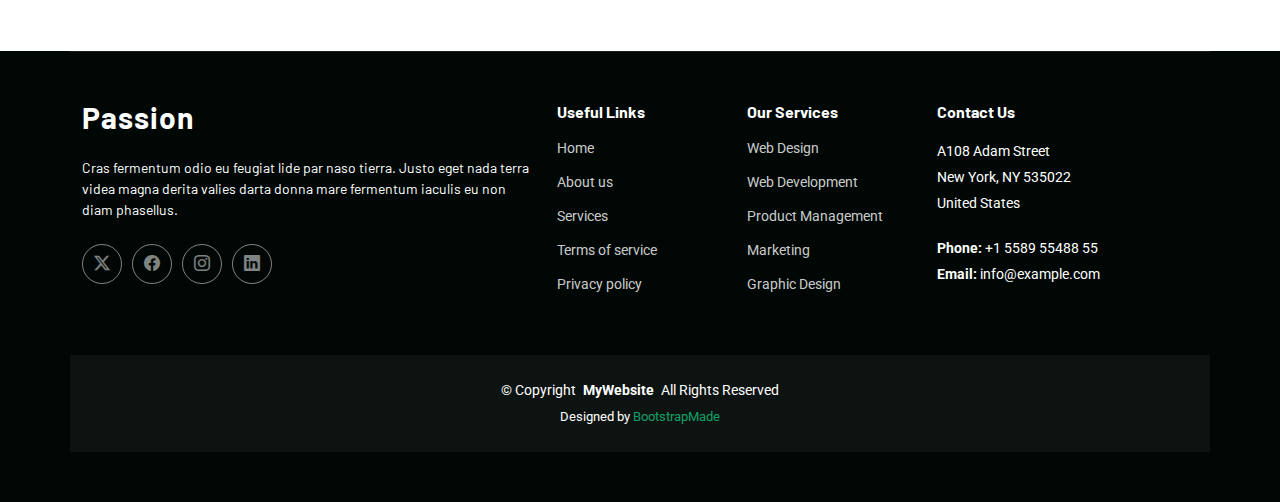
<file: landing_page/www/landing/terms.html>
<!DOCTYPE html>
<html lang="en">

<head>
  <meta charset="utf-8">
  <meta content="width=device-width, initial-scale=1.0" name="viewport">
  <title>Terms - Passion Bootstrap Template</title>
  <meta name="description" content="">
  <meta name="keywords" content="">

  <!-- Favicons -->
  <link href="assets/img/favicon.png" rel="icon">
  <link href="assets/img/apple-touch-icon.png" rel="apple-touch-icon">

  <!-- Fonts -->
  <link href="https://fonts.googleapis.com" rel="preconnect">
  <link href="https://fonts.gstatic.com" rel="preconnect" crossorigin>
  <link href="https://fonts.googleapis.com/css2?family=Roboto:ital,wght@0,100;0,300;0,400;0,500;0,700;0,900;1,100;1,300;1,400;1,500;1,700;1,900&family=Inter:wght@100;200;300;400;500;600;700;800;900&family=Barlow:ital,wght@0,100;0,200;0,300;0,400;0,500;0,600;0,700;0,800;0,900;1,100;1,200;1,300;1,400;1,500;1,600;1,700;1,800;1,900&display=swap" rel="stylesheet">

  <!-- Vendor CSS Files -->
  <link href="assets/vendor/bootstrap/css/bootstrap.min.css" rel="stylesheet">
  <link href="assets/vendor/bootstrap-icons/bootstrap-icons.css" rel="stylesheet">
  <link href="assets/vendor/glightbox/css/glightbox.min.css" rel="stylesheet">
  <link href="assets/vendor/swiper/swiper-bundle.min.css" rel="stylesheet">

  <!-- Main CSS File -->
  <link href="assets/css/main.css" rel="stylesheet">

  <!-- =======================================================
  * Template Name: Passion
  * Template URL: https://bootstrapmade.com/passion-bootstrap-template/
  * Updated: Jul 21 2025 with Bootstrap v5.3.7
  * Author: BootstrapMade.com
  * License: https://bootstrapmade.com/license/
  ======================================================== -->
</head>

<body class="terms-page">

  <header id="header" class="header fixed-top">

    <div class="topbar d-flex align-items-center dark-background">
      <div class="container d-flex justify-content-center justify-content-md-between">
        <div class="contact-info d-flex align-items-center">
          <i class="bi bi-envelope d-flex align-items-center"><a href="mailto:contact@example.com">contact@example.com</a></i>
          <i class="bi bi-phone d-flex align-items-center ms-4"><span>+1 5589 55488 55</span></i>
        </div>
        <div class="social-links d-none d-md-flex align-items-center">
          <a href="#" class="twitter"><i class="bi bi-twitter-x"></i></a>
          <a href="#" class="facebook"><i class="bi bi-facebook"></i></a>
          <a href="#" class="instagram"><i class="bi bi-instagram"></i></a>
          <a href="#" class="linkedin"><i class="bi bi-linkedin"></i></a>
        </div>
      </div>
    </div><!-- End Top Bar -->

    <div class="branding d-flex align-items-cente">

      <div class="container position-relative d-flex align-items-center justify-content-between">
        <a href="index.html" class="logo d-flex align-items-center">
          <!-- Uncomment the line below if you also wish to use an image logo -->
          <!-- <img src="assets/img/logo.webp" alt=""> -->
          <h1 class="sitename">Passion</h1>
        </a>

        <nav id="navmenu" class="navmenu">
          <ul>
            <li><a href="#hero">Home</a></li>
            <li><a href="#about">About</a></li>
            <li><a href="#services">Services</a></li>
            <li><a href="#portfolio">Portfolio</a></li>
            <li><a href="#team">Team</a></li>
            <li class="dropdown"><a href="#"><span>Dropdown</span> <i class="bi bi-chevron-down toggle-dropdown"></i></a>
              <ul>
                <li><a href="#">Dropdown 1</a></li>
                <li class="dropdown"><a href="#"><span>Deep Dropdown</span> <i class="bi bi-chevron-down toggle-dropdown"></i></a>
                  <ul>
                    <li><a href="#">Deep Dropdown 1</a></li>
                    <li><a href="#">Deep Dropdown 2</a></li>
                    <li><a href="#">Deep Dropdown 3</a></li>
                    <li><a href="#">Deep Dropdown 4</a></li>
                    <li><a href="#">Deep Dropdown 5</a></li>
                  </ul>
                </li>
                <li><a href="#">Dropdown 2</a></li>
                <li><a href="#">Dropdown 3</a></li>
                <li><a href="#">Dropdown 4</a></li>
              </ul>
            </li>

            <!-- Megamenu 2 -->
            <li class="megamenu-2"><a href="#"><span>Megamenu</span> <i class="bi bi-chevron-down toggle-dropdown"></i></a>

              <!-- Mobile Megamenu -->
              <ul class="mobile-megamenu">

                <li><a href="#">Product Analytics</a></li>
                <li><a href="#">Customer Insights</a></li>
                <li><a href="#">Market Research</a></li>

                <li class="dropdown"><a href="#"><span>Enterprise Software</span> <i class="bi bi-chevron-down toggle-dropdown"></i></a>
                  <ul>
                    <li><a href="#">CRM Solutions</a></li>
                    <li><a href="#">ERP Systems</a></li>
                    <li><a href="#">Workflow Automation</a></li>
                    <li><a href="#">Document Management</a></li>
                    <li><a href="#">Business Intelligence</a></li>
                    <li><a href="#">Integration Platform</a></li>
                  </ul>
                </li>

                <li class="dropdown"><a href="#"><span>Development Tools</span> <i class="bi bi-chevron-down toggle-dropdown"></i></a>
                  <ul>
                    <li><a href="#">Code Editors</a></li>
                    <li><a href="#">Version Control</a></li>
                    <li><a href="#">Testing Frameworks</a></li>
                    <li><a href="#">Deployment Tools</a></li>
                    <li><a href="#">API Management</a></li>
                    <li><a href="#">Performance Monitoring</a></li>
                  </ul>
                </li>

                <li class="dropdown"><a href="#"><span>Creative Suite</span> <i class="bi bi-chevron-down toggle-dropdown"></i></a>
                  <ul>
                    <li><a href="#">Design Software</a></li>
                    <li><a href="#">Video Editing</a></li>
                    <li><a href="#">Audio Production</a></li>
                    <li><a href="#">Animation Tools</a></li>
                    <li><a href="#">Photo Editing</a></li>
                    <li><a href="#">3D Modeling</a></li>
                  </ul>
                </li>

                <li class="dropdown"><a href="#"><span>Resources</span> <i class="bi bi-chevron-down toggle-dropdown"></i></a>
                  <ul>
                    <li><a href="#">Documentation</a></li>
                    <li><a href="#">Tutorials</a></li>
                    <li><a href="#">Community</a></li>
                    <li><a href="#">Blog Posts</a></li>
                  </ul>
                </li>

              </ul><!-- End Mobile Megamenu -->

              <!-- Desktop Megamenu -->
              <div class="desktop-megamenu">

                <div class="tab-navigation">
                  <ul class="nav nav-tabs flex-column" id="2190-megamenu-tabs" role="tablist">
                    <li class="nav-item" role="presentation">
                      <button class="nav-link active" id="2190-tab-1-tab" data-bs-toggle="tab" data-bs-target="#2190-tab-1" type="button" role="tab" aria-controls="2190-tab-1" aria-selected="true">
                        <i class="bi bi-building-gear"></i>
                        <span>Enterprise Software</span>
                      </button>
                    </li>
                    <li class="nav-item" role="presentation">
                      <button class="nav-link" id="2190-tab-2-tab" data-bs-toggle="tab" data-bs-target="#2190-tab-2" type="button" role="tab" aria-controls="2190-tab-2" aria-selected="false">
                        <i class="bi bi-code-slash"></i>
                        <span>Development Tools</span>
                      </button>
                    </li>
                    <li class="nav-item" role="presentation">
                      <button class="nav-link" id="2190-tab-3-tab" data-bs-toggle="tab" data-bs-target="#2190-tab-3" type="button" role="tab" aria-controls="2190-tab-3" aria-selected="false">
                        <i class="bi bi-palette"></i>
                        <span>Creative Suite</span>
                      </button>
                    </li>
                    <li class="nav-item" role="presentation">
                      <button class="nav-link" id="2190-tab-4-tab" data-bs-toggle="tab" data-bs-target="#2190-tab-4" type="button" role="tab" aria-controls="2190-tab-4" aria-selected="false">
                        <i class="bi bi-journal-text"></i>
                        <span>Resources</span>
                      </button>
                    </li>
                  </ul>
                </div>

                <div class="tab-content">

                  <!-- Enterprise Software Tab -->
                  <div class="tab-pane fade show active" id="2190-tab-1" role="tabpanel" aria-labelledby="2190-tab-1-tab">
                    <div class="content-grid">
                      <div class="product-section">
                        <h4>Core Solutions</h4>
                        <div class="product-list">
                          <a href="#" class="product-link">
                            <i class="bi bi-people"></i>
                            <div>
                              <span>CRM Solutions</span>
                              <small>Manage customer relationships effectively</small>
                            </div>
                          </a>
                          <a href="#" class="product-link">
                            <i class="bi bi-diagram-3"></i>
                            <div>
                              <span>ERP Systems</span>
                              <small>Integrate all business processes</small>
                            </div>
                          </a>
                          <a href="#" class="product-link">
                            <i class="bi bi-gear-wide"></i>
                            <div>
                              <span>Workflow Automation</span>
                              <small>Streamline repetitive tasks</small>
                            </div>
                          </a>
                        </div>
                      </div>

                      <div class="product-section">
                        <h4>Data &amp; Analytics</h4>
                        <div class="product-list">
                          <a href="#" class="product-link">
                            <i class="bi bi-file-earmark-text"></i>
                            <div>
                              <span>Document Management</span>
                              <small>Organize and secure documents</small>
                            </div>
                          </a>
                          <a href="#" class="product-link">
                            <i class="bi bi-bar-chart"></i>
                            <div>
                              <span>Business Intelligence</span>
                              <small>Make data-driven decisions</small>
                            </div>
                          </a>
                          <a href="#" class="product-link">
                            <i class="bi bi-share"></i>
                            <div>
                              <span>Integration Platform</span>
                              <small>Connect all your systems</small>
                            </div>
                          </a>
                        </div>
                      </div>
                    </div>

                    <div class="featured-banner">
                      <div class="banner-content">
                        <img src="assets/img/misc/misc-7.webp" alt="Enterprise Solutions" class="banner-image">
                        <div class="banner-info">
                          <h5>Enterprise Package</h5>
                          <p>Comprehensive business management solution with advanced features and 24/7 support.</p>
                          <a href="#" class="cta-btn">Get Started <i class="bi bi-arrow-right"></i></a>
                        </div>
                      </div>
                    </div>
                  </div>

                  <!-- Development Tools Tab -->
                  <div class="tab-pane fade" id="2190-tab-2" role="tabpanel" aria-labelledby="2190-tab-2-tab">
                    <div class="content-grid">
                      <div class="product-section">
                        <h4>Code &amp; Build</h4>
                        <div class="product-list">
                          <a href="#" class="product-link">
                            <i class="bi bi-code-square"></i>
                            <div>
                              <span>Code Editors</span>
                              <small>Advanced development environment</small>
                            </div>
                          </a>
                          <a href="#" class="product-link">
                            <i class="bi bi-git"></i>
                            <div>
                              <span>Version Control</span>
                              <small>Track changes and collaborate</small>
                            </div>
                          </a>
                          <a href="#" class="product-link">
                            <i class="bi bi-check2-square"></i>
                            <div>
                              <span>Testing Frameworks</span>
                              <small>Ensure code quality</small>
                            </div>
                          </a>
                        </div>
                      </div>

                      <div class="product-section">
                        <h4>Deploy &amp; Monitor</h4>
                        <div class="product-list">
                          <a href="#" class="product-link">
                            <i class="bi bi-cloud-upload"></i>
                            <div>
                              <span>Deployment Tools</span>
                              <small>Seamless application deployment</small>
                            </div>
                          </a>
                          <a href="#" class="product-link">
                            <i class="bi bi-api"></i>
                            <div>
                              <span>API Management</span>
                              <small>Design and manage APIs</small>
                            </div>
                          </a>
                          <a href="#" class="product-link">
                            <i class="bi bi-speedometer2"></i>
                            <div>
                              <span>Performance Monitoring</span>
                              <small>Track application performance</small>
                            </div>
                          </a>
                        </div>
                      </div>
                    </div>

                    <div class="featured-banner">
                      <div class="banner-content">
                        <img src="assets/img/misc/misc-12.webp" alt="Development Tools" class="banner-image">
                        <div class="banner-info">
                          <h5>Developer Suite</h5>
                          <p>Complete toolkit for modern development teams with integrated CI/CD pipelines.</p>
                          <a href="#" class="cta-btn">Explore Tools <i class="bi bi-arrow-right"></i></a>
                        </div>
                      </div>
                    </div>
                  </div>

                  <!-- Creative Suite Tab -->
                  <div class="tab-pane fade" id="2190-tab-3" role="tabpanel" aria-labelledby="2190-tab-3-tab">
                    <div class="content-grid">
                      <div class="product-section">
                        <h4>Design &amp; Visual</h4>
                        <div class="product-list">
                          <a href="#" class="product-link">
                            <i class="bi bi-brush"></i>
                            <div>
                              <span>Design Software</span>
                              <small>Professional graphic design tools</small>
                            </div>
                          </a>
                          <a href="#" class="product-link">
                            <i class="bi bi-camera-video"></i>
                            <div>
                              <span>Video Editing</span>
                              <small>Professional video production</small>
                            </div>
                          </a>
                          <a href="#" class="product-link">
                            <i class="bi bi-image"></i>
                            <div>
                              <span>Photo Editing</span>
                              <small>Advanced image manipulation</small>
                            </div>
                          </a>
                        </div>
                      </div>

                      <div class="product-section">
                        <h4>Media Production</h4>
                        <div class="product-list">
                          <a href="#" class="product-link">
                            <i class="bi bi-music-note"></i>
                            <div>
                              <span>Audio Production</span>
                              <small>Professional audio editing</small>
                            </div>
                          </a>
                          <a href="#" class="product-link">
                            <i class="bi bi-play-circle"></i>
                            <div>
                              <span>Animation Tools</span>
                              <small>Create stunning animations</small>
                            </div>
                          </a>
                          <a href="#" class="product-link">
                            <i class="bi bi-box"></i>
                            <div>
                              <span>3D Modeling</span>
                              <small>Advanced 3D design software</small>
                            </div>
                          </a>
                        </div>
                      </div>
                    </div>

                    <div class="featured-banner">
                      <div class="banner-content">
                        <img src="assets/img/misc/misc-5.webp" alt="Creative Suite" class="banner-image">
                        <div class="banner-info">
                          <h5>Creative Pro</h5>
                          <p>Everything you need for creative projects, from concept to final production.</p>
                          <a href="#" class="cta-btn">Start Creating <i class="bi bi-arrow-right"></i></a>
                        </div>
                      </div>
                    </div>
                  </div>

                  <!-- Resources Tab -->
                  <div class="tab-pane fade" id="2190-tab-4" role="tabpanel" aria-labelledby="2190-tab-4-tab">
                    <div class="resources-layout">
                      <div class="resource-categories">
                        <div class="resource-category">
                          <i class="bi bi-book"></i>
                          <h5>Documentation</h5>
                          <p>Comprehensive guides and API references for all our products and services.</p>
                          <a href="#" class="resource-link">Browse Docs <i class="bi bi-arrow-right"></i></a>
                        </div>
                        <div class="resource-category">
                          <i class="bi bi-play-circle"></i>
                          <h5>Video Tutorials</h5>
                          <p>Step-by-step video guides to help you get the most out of our solutions.</p>
                          <a href="#" class="resource-link">Watch Tutorials <i class="bi bi-arrow-right"></i></a>
                        </div>
                        <div class="resource-category">
                          <i class="bi bi-chat-square-dots"></i>
                          <h5>Community Forum</h5>
                          <p>Connect with other users, share tips, and get answers to your questions.</p>
                          <a href="#" class="resource-link">Join Community <i class="bi bi-arrow-right"></i></a>
                        </div>
                        <div class="resource-category">
                          <i class="bi bi-newspaper"></i>
                          <h5>Blog &amp; Articles</h5>
                          <p>Latest insights, best practices, and industry trends from our experts.</p>
                          <a href="#" class="resource-link">Read Blog <i class="bi bi-arrow-right"></i></a>
                        </div>
                      </div>
                    </div>
                  </div>

                </div>

              </div><!-- End Desktop Megamenu -->

            </li><!-- End Megamenu 2 -->

            <li><a href="#contact">Contact</a></li>

          </ul>
          <i class="mobile-nav-toggle d-xl-none bi bi-list"></i>
        </nav>

      </div>

    </div>

  </header>

  <main class="main">

    <!-- Page Title -->
    <div class="page-title dark-background" style="background-image: url(assets/img/bg/bg-14.webp);">
      <div class="container position-relative">
        <h1>Terms</h1>
        <p>Esse dolorum voluptatum ullam est sint nemo et est ipsa porro placeat quibusdam quia assumenda numquam molestias.</p>
        <nav class="breadcrumbs">
          <ol>
            <li><a href="index.html">Home</a></li>
            <li class="current">Terms</li>
          </ol>
        </nav>
      </div>
    </div><!-- End Page Title -->

    <!-- Terms Of Service Section -->
    <section id="terms-of-service" class="terms-of-service section">

      <div class="container">
        <!-- Page Header -->
        <div class="tos-header text-center">
          <span class="last-updated">Last Updated: February 27, 2025</span>
          <h2>Terms of Service</h2>
          <p>Please read these terms of service carefully before using our services</p>
        </div>

        <!-- Content -->
        <div class="tos-content">
          <!-- Agreement Section -->
          <div id="agreement" class="content-section">
            <h3>1. Agreement to Terms</h3>
            <p>By accessing our website and services, you agree to be bound by these Terms of Service and all applicable laws and regulations. If you do not agree with any of these terms, you are prohibited from using or accessing our services.</p>
            <div class="info-box">
              <i class="bi bi-info-circle"></i>
              <p>These terms apply to all users, visitors, and others who access or use our services.</p>
            </div>
          </div>

          <!-- Intellectual Property -->
          <div id="intellectual-property" class="content-section">
            <h3>2. Intellectual Property Rights</h3>
            <p>Our service and its original content, features, and functionality are owned by us and are protected by international copyright, trademark, patent, trade secret, and other intellectual property laws.</p>
            <ul class="list-items">
              <li>All content is our exclusive property</li>
              <li>You may not copy or modify the content</li>
              <li>Our trademarks may not be used without permission</li>
              <li>Content is for personal, non-commercial use only</li>
            </ul>
          </div>

          <!-- User Accounts -->
          <div id="user-accounts" class="content-section">
            <h3>3. User Accounts</h3>
            <p>When you create an account with us, you must provide accurate, complete, and current information. Failure to do so constitutes a breach of the Terms, which may result in immediate termination of your account.</p>
            <div class="alert-box">
              <i class="bi bi-exclamation-triangle"></i>
              <div class="alert-content">
                <h5>Important Notice</h5>
                <p>You are responsible for safeguarding the password and for all activities that occur under your account.</p>
              </div>
            </div>
          </div>

          <!-- Prohibited Activities -->
          <div id="prohibited" class="content-section">
            <h3>4. Prohibited Activities</h3>
            <p>You may not access or use the Service for any purpose other than that for which we make it available.</p>
            <div class="prohibited-list">
              <div class="prohibited-item">
                <i class="bi bi-x-circle"></i>
                <span>Systematic retrieval of data or content</span>
              </div>
              <div class="prohibited-item">
                <i class="bi bi-x-circle"></i>
                <span>Publishing malicious content</span>
              </div>
              <div class="prohibited-item">
                <i class="bi bi-x-circle"></i>
                <span>Engaging in unauthorized framing</span>
              </div>
              <div class="prohibited-item">
                <i class="bi bi-x-circle"></i>
                <span>Attempting to gain unauthorized access</span>
              </div>
            </div>
          </div>

          <!-- Disclaimers -->
          <div id="disclaimer" class="content-section">
            <h3>5. Disclaimers</h3>
            <p>Your use of our service is at your sole risk. The service is provided "AS IS" and "AS AVAILABLE" without warranties of any kind, whether express or implied.</p>
            <div class="disclaimer-box">
              <p>We do not guarantee that:</p>
              <ul>
                <li>The service will meet your requirements</li>
                <li>The service will be uninterrupted or error-free</li>
                <li>Results from using the service will be accurate</li>
                <li>Any errors will be corrected</li>
              </ul>
            </div>
          </div>

          <!-- Limitation of Liability -->
          <div id="limitation" class="content-section">
            <h3>6. Limitation of Liability</h3>
            <p>In no event shall we be liable for any indirect, punitive, incidental, special, consequential, or exemplary damages arising out of or in connection with your use of the service.</p>
          </div>

          <!-- Indemnification -->
          <div id="indemnification" class="content-section">
            <h3>7. Indemnification</h3>
            <p>You agree to defend, indemnify, and hold us harmless from and against any claims, liabilities, damages, losses, and expenses arising out of your use of the service.</p>
          </div>

          <!-- Termination -->
          <div id="termination" class="content-section">
            <h3>8. Termination</h3>
            <p>We may terminate or suspend your account immediately, without prior notice or liability, for any reason whatsoever, including without limitation if you breach the Terms.</p>
          </div>

          <!-- Governing Law -->
          <div id="governing-law" class="content-section">
            <h3>9. Governing Law</h3>
            <p>These Terms shall be governed by and construed in accordance with the laws of [Your Country], without regard to its conflict of law provisions.</p>
          </div>

          <!-- Changes -->
          <div id="changes" class="content-section">
            <h3>10. Changes to Terms</h3>
            <p>We reserve the right to modify or replace these Terms at any time. We will provide notice of any changes by posting the new Terms on this page.</p>
            <div class="notice-box">
              <i class="bi bi-bell"></i>
              <p>By continuing to access or use our service after those revisions become effective, you agree to be bound by the revised terms.</p>
            </div>
          </div>
        </div>

        <!-- Contact Section -->
        <div class="tos-contact">
          <div class="contact-box">
            <div class="contact-icon">
              <i class="bi bi-envelope"></i>
            </div>
            <div class="contact-content">
              <h4>Questions About Terms?</h4>
              <p>If you have any questions about these Terms, please contact us.</p>
              <a href="#" class="contact-link">Contact Support</a>
            </div>
          </div>
        </div>
      </div>

    </section><!-- /Terms Of Service Section -->

  </main>

  <footer id="footer" class="footer position-relative dark-background">

    <div class="container footer-top">
      <div class="row gy-4">
        <div class="col-lg-5 col-md-12 footer-about">
          <a href="index.html" class="logo d-flex align-items-center">
            <span class="sitename">Passion</span>
          </a>
          <p>Cras fermentum odio eu feugiat lide par naso tierra. Justo eget nada terra videa magna derita valies darta donna mare fermentum iaculis eu non diam phasellus.</p>
          <div class="social-links d-flex mt-4">
            <a href=""><i class="bi bi-twitter-x"></i></a>
            <a href=""><i class="bi bi-facebook"></i></a>
            <a href=""><i class="bi bi-instagram"></i></a>
            <a href=""><i class="bi bi-linkedin"></i></a>
          </div>
        </div>

        <div class="col-lg-2 col-6 footer-links">
          <h4>Useful Links</h4>
          <ul>
            <li><a href="#">Home</a></li>
            <li><a href="#">About us</a></li>
            <li><a href="#">Services</a></li>
            <li><a href="#">Terms of service</a></li>
            <li><a href="#">Privacy policy</a></li>
          </ul>
        </div>

        <div class="col-lg-2 col-6 footer-links">
          <h4>Our Services</h4>
          <ul>
            <li><a href="#">Web Design</a></li>
            <li><a href="#">Web Development</a></li>
            <li><a href="#">Product Management</a></li>
            <li><a href="#">Marketing</a></li>
            <li><a href="#">Graphic Design</a></li>
          </ul>
        </div>

        <div class="col-lg-3 col-md-12 footer-contact text-center text-md-start">
          <h4>Contact Us</h4>
          <p>A108 Adam Street</p>
          <p>New York, NY 535022</p>
          <p>United States</p>
          <p class="mt-4"><strong>Phone:</strong> <span>+1 5589 55488 55</span></p>
          <p><strong>Email:</strong> <span>info@example.com</span></p>
        </div>

      </div>
    </div>

    <div class="container copyright text-center mt-4">
      <p>© <span>Copyright</span> <strong class="px-1 sitename">MyWebsite</strong> <span>All Rights Reserved</span></p>
      <div class="credits">
        <!-- All the links in the footer should remain intact. -->
        <!-- You can delete the links only if you've purchased the pro version. -->
        <!-- Licensing information: https://bootstrapmade.com/license/ -->
        <!-- Purchase the pro version with working PHP/AJAX contact form: [buy-url] -->
        Designed by <a href="https://bootstrapmade.com/">BootstrapMade</a>
      </div>
    </div>

  </footer>

  <!-- Scroll Top -->
  <a href="#" id="scroll-top" class="scroll-top d-flex align-items-center justify-content-center"><i class="bi bi-arrow-up-short"></i></a>

  <!-- Preloader -->
  <div id="preloader">
    <div></div>
    <div></div>
    <div></div>
    <div></div>
  </div>

  <!-- Vendor JS Files -->
  <script src="assets/vendor/bootstrap/js/bootstrap.bundle.min.js"></script>
  <script src="assets/vendor/php-email-form/validate.js"></script>
  <script src="assets/vendor/glightbox/js/glightbox.min.js"></script>
  <script src="assets/vendor/purecounter/purecounter_vanilla.js"></script>
  <script src="assets/vendor/swiper/swiper-bundle.min.js"></script>
  <script src="assets/vendor/imagesloaded/imagesloaded.pkgd.min.js"></script>
  <script src="assets/vendor/isotope-layout/isotope.pkgd.min.js"></script>

  <!-- Main JS File -->
  <script src="assets/js/main.js"></script>

</body>

</html>
</file>
<file: landing_page/www/landing/assets/css/main.css>
/**
* Template Name: Passion
* Template URL: https://bootstrapmade.com/passion-bootstrap-template/
* Updated: Jul 21 2025 with Bootstrap v5.3.7
* Author: BootstrapMade.com
* License: https://bootstrapmade.com/license/
*/

@charset "UTF-8";

/*--------------------------------------------------------------
# Font & Color Variables
# Help: https://bootstrapmade.com/color-system/
--------------------------------------------------------------*/
/* Fonts */
:root {
  --default-font: "Roboto",  system-ui, -apple-system, "Segoe UI", Roboto, "Helvetica Neue", Arial, "Noto Sans", "Liberation Sans", sans-serif, "Apple Color Emoji", "Segoe UI Emoji", "Segoe UI Symbol", "Noto Color Emoji";
  --heading-font: "Barlow",  sans-serif;
  --nav-font: "Inter",  sans-serif;
}

/* Global Colors - The following color variables are used throughout the website. Updating them here will change the color scheme of the entire website */
:root { 
  --background-color: #ffffff; /* Background color for the entire website, including individual sections */
  --default-color: #14201c; /* Default color used for the majority of the text content across the entire website */
  --heading-color: #0a3223; /* Color for headings, subheadings and title throughout the website */
  --accent-color: #12a16b; /* Accent color that represents your brand on the website. It's used for buttons, links, and other elements that need to stand out */
  --surface-color: #ffffff; /* The surface color is used as a background of boxed elements within sections, such as cards, icon boxes, or other elements that require a visual separation from the global background. */
  --contrast-color: #ffffff; /* Contrast color for text, ensuring readability against backgrounds of accent, heading, or default colors. */
}

/* Nav Menu Colors - The following color variables are used specifically for the navigation menu. They are separate from the global colors to allow for more customization options */
:root {
  --nav-color: #ffffff;  /* The default color of the main navmenu links */
  --nav-hover-color: #12a16b; /* Applied to main navmenu links when they are hovered over or active */
  --nav-mobile-background-color: #ffffff; /* Used as the background color for mobile navigation menu */
  --nav-dropdown-background-color: #ffffff; /* Used as the background color for dropdown items that appear when hovering over primary navigation items */
  --nav-dropdown-color: #14201c; /* Used for navigation links of the dropdown items in the navigation menu. */
  --nav-dropdown-hover-color: #12a16b; /* Similar to --nav-hover-color, this color is applied to dropdown navigation links when they are hovered over. */
}

/* Color Presets - These classes override global colors when applied to any section or element, providing reuse of the sam color scheme. */

.light-background {
  --background-color: #f4f9f7;
  --surface-color: #ffffff;
}

.dark-background {
  --background-color: #000704;
  --default-color: #ffffff;
  --heading-color: #ffffff;
  --surface-color: #28323a;
  --contrast-color: #ffffff;
}

/* Smooth scroll */
:root {
  scroll-behavior: smooth;
}

/*--------------------------------------------------------------
# General Styling & Shared Classes
--------------------------------------------------------------*/
body {
  color: var(--default-color);
  background-color: var(--background-color);
  font-family: var(--default-font);
}

a {
  color: var(--accent-color);
  text-decoration: none;
  transition: 0.3s;
}

a:hover {
  color: color-mix(in srgb, var(--accent-color), transparent 25%);
  text-decoration: none;
}

h1,
h2,
h3,
h4,
h5,
h6 {
  color: var(--heading-color);
  font-family: var(--heading-font);
}

/* PHP Email Form Messages
------------------------------*/
.php-email-form .error-message {
  display: none;
  background: #df1529;
  color: #ffffff;
  text-align: left;
  padding: 15px;
  margin-bottom: 24px;
  font-weight: 600;
}

.php-email-form .sent-message {
  display: none;
  color: #ffffff;
  background: #059652;
  text-align: center;
  padding: 15px;
  margin-bottom: 24px;
  font-weight: 600;
}

.php-email-form .loading {
  display: none;
  background: var(--surface-color);
  text-align: center;
  padding: 15px;
  margin-bottom: 24px;
}

.php-email-form .loading:before {
  content: "";
  display: inline-block;
  border-radius: 50%;
  width: 24px;
  height: 24px;
  margin: 0 10px -6px 0;
  border: 3px solid var(--accent-color);
  border-top-color: var(--surface-color);
  animation: php-email-form-loading 1s linear infinite;
}

@keyframes php-email-form-loading {
  0% {
    transform: rotate(0deg);
  }

  100% {
    transform: rotate(360deg);
  }
}

/*--------------------------------------------------------------
# Global Header
--------------------------------------------------------------*/
.header {
  --background-color: rgba(0, 0, 0, 0);
  --heading-color: #ffffff;
  --surface-color: rgba(255, 255, 255, 0.085);
  color: var(--default-color);
  transition: all 0.5s;
  z-index: 997;
  background-color: var(--background-color);
}

.header .topbar {
  background-color: var(--background-color);
  height: 40px;
  padding: 0;
  font-size: 14px;
  transition: all 0.5s;
}

.header .topbar .contact-info i {
  font-style: normal;
  color: var(--contrast-color);
}

.header .topbar .contact-info i a,
.header .topbar .contact-info i span {
  padding-left: 5px;
  color: var(--contrast-color);
}

@media (max-width: 575px) {

  .header .topbar .contact-info i a,
  .header .topbar .contact-info i span {
    font-size: 13px;
  }
}

.header .topbar .contact-info i a {
  line-height: 0;
  transition: 0.3s;
}

.header .topbar .contact-info i a:hover {
  color: var(--contrast-color);
  text-decoration: underline;
}

.header .topbar .social-links a {
  color: color-mix(in srgb, var(--contrast-color), transparent 40%);
  line-height: 0;
  transition: 0.3s;
  margin-left: 20px;
}

.header .topbar .social-links a:hover {
  color: var(--contrast-color);
}

.header .branding {
  min-height: 60px;
  padding: 10px 0;
}

.header .logo {
  line-height: 1;
}

.header .logo img {
  max-height: 36px;
  margin-right: 8px;
}

.header .logo h1 {
  font-size: 30px;
  margin: 0;
  font-weight: 700;
  color: var(--heading-color);
}

.scrolled .header {
  box-shadow: 0px 0 18px rgba(0, 0, 0, 0.1);
}

.scrolled .header .topbar {
  height: 0;
  visibility: hidden;
  overflow: hidden;
}

/* Global Header on Scroll
------------------------------*/
.scrolled .header {
  --background-color: rgba(7, 12, 16, 0.8);
}

/*--------------------------------------------------------------
# Navigation Menu
--------------------------------------------------------------*/
/* Desktop Navigation */
@media (min-width: 1200px) {
  .navmenu {
    padding: 0;
  }

  .navmenu ul {
    margin: 0;
    padding: 0;
    display: flex;
    list-style: none;
    align-items: center;
  }

  .navmenu li {
    position: relative;
  }

  .navmenu>ul>li {
    white-space: nowrap;
    padding: 15px 14px;
  }

  .navmenu>ul>li:last-child {
    padding-right: 0;
  }

  .navmenu a,
  .navmenu a:focus {
    color: var(--nav-color);
    font-size: 14px;
    padding: 0 2px;
    font-family: var(--nav-font);
    font-weight: 500;
    display: flex;
    align-items: center;
    justify-content: space-between;
    white-space: nowrap;
    transition: 0.3s;
    position: relative;
  }

  .navmenu a i,
  .navmenu a:focus i {
    font-size: 12px;
    line-height: 0;
    margin-left: 5px;
    transition: 0.3s;
  }

  .navmenu>ul>li>a:before {
    content: "";
    position: absolute;
    height: 2px;
    bottom: -6px;
    left: 0;
    background-color: var(--nav-hover-color);
    visibility: hidden;
    width: 0px;
    transition: all 0.3s ease-in-out 0s;
  }

  .navmenu a:hover:before,
  .navmenu li:hover>a:before,
  .navmenu .active:before {
    visibility: visible;
    width: 100%;
  }

  .navmenu li:hover>a,
  .navmenu .active,
  .navmenu .active:focus {
    color: color-mix(in srgb, var(--nav-color) 90%, white 15%);
  }

  .navmenu .dropdown ul {
    margin: 0;
    padding: 10px 0;
    background: var(--nav-dropdown-background-color);
    display: block;
    position: absolute;
    visibility: hidden;
    left: 14px;
    top: 130%;
    opacity: 0;
    transition: 0.3s;
    border-radius: 4px;
    z-index: 99;
    box-shadow: 0px 0px 30px rgba(0, 0, 0, 0.1);
  }

  .navmenu .dropdown ul li {
    min-width: 200px;
  }

  .navmenu .dropdown ul a {
    padding: 10px 20px;
    font-size: 15px;
    text-transform: none;
    color: var(--nav-dropdown-color);
  }

  .navmenu .dropdown ul a i {
    font-size: 12px;
  }

  .navmenu .dropdown ul a:hover,
  .navmenu .dropdown ul .active:hover,
  .navmenu .dropdown ul li:hover>a {
    color: var(--nav-dropdown-hover-color);
  }

  .navmenu .dropdown:hover>ul {
    opacity: 1;
    top: 100%;
    visibility: visible;
  }

  .navmenu .dropdown .dropdown ul {
    top: 0;
    left: -90%;
    visibility: hidden;
  }

  .navmenu .dropdown .dropdown:hover>ul {
    opacity: 1;
    top: 0;
    left: -100%;
    visibility: visible;
  }
}

/* Mobile Navigation */
@media (max-width: 1199px) {
  .mobile-nav-toggle {
    color: var(--nav-color);
    font-size: 28px;
    line-height: 0;
    margin-right: 10px;
    cursor: pointer;
    transition: color 0.3s;
  }

  .navmenu {
    padding: 0;
    z-index: 9997;
  }

  .navmenu ul {
    display: none;
    list-style: none;
    position: absolute;
    inset: 60px 20px 20px 20px;
    padding: 10px 0;
    margin: 0;
    border-radius: 6px;
    background-color: var(--nav-mobile-background-color);
    border: 1px solid color-mix(in srgb, var(--default-color), transparent 90%);
    box-shadow: none;
    overflow-y: auto;
    transition: 0.3s;
    z-index: 9998;
  }

  .navmenu a,
  .navmenu a:focus {
    color: var(--nav-dropdown-color);
    padding: 10px 20px;
    font-family: var(--nav-font);
    font-size: 17px;
    font-weight: 500;
    display: flex;
    align-items: center;
    justify-content: space-between;
    white-space: nowrap;
    transition: 0.3s;
  }

  .navmenu a i,
  .navmenu a:focus i {
    font-size: 12px;
    line-height: 0;
    margin-left: 5px;
    width: 30px;
    height: 30px;
    display: flex;
    align-items: center;
    justify-content: center;
    border-radius: 50%;
    transition: 0.3s;
    background-color: color-mix(in srgb, var(--accent-color), transparent 90%);
  }

  .navmenu a i:hover,
  .navmenu a:focus i:hover {
    background-color: var(--accent-color);
    color: var(--contrast-color);
  }

  .navmenu a:hover,
  .navmenu .active,
  .navmenu .active:focus {
    color: var(--nav-dropdown-hover-color);
  }

  .navmenu .active i,
  .navmenu .active:focus i {
    background-color: var(--accent-color);
    color: var(--contrast-color);
    transform: rotate(180deg);
  }

  .navmenu .dropdown ul {
    position: static;
    display: none;
    z-index: 99;
    padding: 10px 0;
    margin: 10px 20px;
    background-color: var(--nav-dropdown-background-color);
    transition: all 0.5s ease-in-out;
  }

  .navmenu .dropdown ul ul {
    background-color: rgba(33, 37, 41, 0.1);
  }

  .navmenu .dropdown>.dropdown-active {
    display: block;
    background-color: rgba(33, 37, 41, 0.03);
  }

  .mobile-nav-active {
    overflow: hidden;
  }

  .mobile-nav-active .mobile-nav-toggle {
    color: #fff;
    position: absolute;
    font-size: 32px;
    top: 15px;
    right: 15px;
    margin-right: 0;
    z-index: 9999;
  }

  .mobile-nav-active .navmenu {
    position: fixed;
    overflow: hidden;
    inset: 0;
    background: rgba(33, 37, 41, 0.8);
    transition: 0.3s;
  }

  .mobile-nav-active .navmenu>ul {
    display: block;
  }
}

/* Megamenu 2 - Desktop */
@media (min-width: 1200px) {
  .navmenu .megamenu-2 {
    position: static;
    /* Hide Mobile Megamenu in Desktop */
    /* Tab Navigation */
    /* Tab Content */
  }

  .navmenu .megamenu-2 .mobile-megamenu {
    display: none;
  }

  .navmenu .megamenu-2 .desktop-megamenu {
    background-color: var(--nav-dropdown-background-color);
    box-shadow: 0px 5px 20px rgba(0, 0, 0, 0.1);
    position: absolute;
    top: 130%;
    left: 0;
    right: 0;
    visibility: hidden;
    opacity: 0;
    transition: 0.3s;
    border-radius: 6px;
    z-index: 99;
    padding: 0;
    display: flex;
    max-height: 80vh;
    overflow: hidden;
  }

  .navmenu .megamenu-2:hover>.desktop-megamenu {
    opacity: 1;
    top: 100%;
    visibility: visible;
  }

  .navmenu .megamenu-2 .tab-navigation {
    width: 250px;
    background-color: color-mix(in srgb, var(--accent-color), transparent 97%);
    border-right: 1px solid color-mix(in srgb, var(--default-color), transparent 90%);
    padding: 25px 0;
    flex-shrink: 0;
  }

  .navmenu .megamenu-2 .tab-navigation .nav-tabs {
    border: none;
  }

  .navmenu .megamenu-2 .tab-navigation .nav-tabs .nav-item {
    width: 100%;
    padding-left: 10px;
  }

  .navmenu .megamenu-2 .tab-navigation .nav-tabs .nav-item .nav-link {
    display: flex;
    align-items: center;
    gap: 15px;
    padding: 18px 25px;
    border: none;
    width: 100%;
    background: transparent;
    transition: all 0.3s;
    border-left: 3px solid transparent;
    border-radius: 0;
    color: var(--nav-dropdown-color);
  }

  .navmenu .megamenu-2 .tab-navigation .nav-tabs .nav-item .nav-link:hover {
    background-color: color-mix(in srgb, var(--accent-color), transparent 94%);
    padding-left: 30px;
  }

  .navmenu .megamenu-2 .tab-navigation .nav-tabs .nav-item .nav-link.active {
    background-color: color-mix(in srgb, var(--accent-color), transparent 94%);
    border-left-color: var(--accent-color);
  }

  .navmenu .megamenu-2 .tab-navigation .nav-tabs .nav-item .nav-link.active i {
    color: var(--accent-color);
  }

  .navmenu .megamenu-2 .tab-navigation .nav-tabs .nav-item .nav-link.active span {
    color: var(--accent-color);
    font-weight: 600;
  }

  .navmenu .megamenu-2 .tab-navigation .nav-tabs .nav-item .nav-link i {
    font-size: 20px;
    transition: 0.3s;
    flex-shrink: 0;
  }

  .navmenu .megamenu-2 .tab-navigation .nav-tabs .nav-item .nav-link span {
    font-size: 15px;
    font-weight: 500;
    transition: 0.3s;
  }

  .navmenu .megamenu-2 .tab-content {
    flex: 1;
    padding: 30px;
    overflow-y: auto;
    /* Content Grid Layout */
    /* Featured Banner */
    /* Resources Layout */
  }

  .navmenu .megamenu-2 .tab-content .content-grid {
    display: grid;
    grid-template-columns: 1fr 1fr;
    gap: 40px;
    margin-bottom: 30px;
    align-items: start;
  }

  .navmenu .megamenu-2 .tab-content .content-grid .product-section h4 {
    color: var(--default-color);
    font-size: 16px;
    font-weight: 600;
    margin-bottom: 20px;
    padding-bottom: 10px;
    border-bottom: 2px solid var(--accent-color);
  }

  .navmenu .megamenu-2 .tab-content .content-grid .product-section .product-list {
    display: flex;
    flex-direction: column;
    gap: 5px;
  }

  .navmenu .megamenu-2 .tab-content .content-grid .product-section .product-list .product-link {
    display: flex;
    align-items: flex-start;
    gap: 12px;
    padding: 12px 15px;
    border-radius: 8px;
    transition: all 0.3s;
    color: var(--nav-dropdown-color);
  }

  .navmenu .megamenu-2 .tab-content .content-grid .product-section .product-list .product-link:hover {
    background-color: color-mix(in srgb, var(--accent-color), transparent 95%);
    transform: translateX(8px);
  }

  .navmenu .megamenu-2 .tab-content .content-grid .product-section .product-list .product-link:hover i {
    color: var(--accent-color);
    transform: scale(1.1);
  }

  .navmenu .megamenu-2 .tab-content .content-grid .product-section .product-list .product-link i {
    color: color-mix(in srgb, var(--nav-dropdown-color), transparent 20%);
    font-size: 18px;
    transition: all 0.3s;
    min-width: 18px;
    flex-shrink: 0;
    margin-top: 1px;
  }

  .navmenu .megamenu-2 .tab-content .content-grid .product-section .product-list .product-link div {
    flex: 1;
    min-width: 0;
  }

  .navmenu .megamenu-2 .tab-content .content-grid .product-section .product-list .product-link div span {
    display: block;
    font-size: 14px;
    font-weight: 500;
    margin-bottom: 2px;
    line-height: 1.3;
  }

  .navmenu .megamenu-2 .tab-content .content-grid .product-section .product-list .product-link div small {
    color: color-mix(in srgb, var(--nav-dropdown-color), transparent 40%);
    font-size: 12px;
    line-height: 1.3;
    display: block;
  }

  .navmenu .megamenu-2 .tab-content .featured-banner {
    background: linear-gradient(135deg, var(--surface-color) 0%, color-mix(in srgb, var(--accent-color), transparent 98%) 100%);
    border-radius: 10px;
    padding: 25px;
    border: 1px solid color-mix(in srgb, var(--accent-color), transparent 90%);
  }

  .navmenu .megamenu-2 .tab-content .featured-banner .banner-content {
    display: flex;
    align-items: center;
    gap: 20px;
  }

  .navmenu .megamenu-2 .tab-content .featured-banner .banner-content .banner-image {
    width: 80px;
    height: 80px;
    object-fit: cover;
    border-radius: 8px;
    flex-shrink: 0;
  }

  .navmenu .megamenu-2 .tab-content .featured-banner .banner-content .banner-info {
    flex: 1;
    min-width: 0;
  }

  .navmenu .megamenu-2 .tab-content .featured-banner .banner-content .banner-info h5 {
    color: var(--default-color);
    font-size: 16px;
    font-weight: 600;
    margin-bottom: 6px;
    line-height: 1.3;
  }

  .navmenu .megamenu-2 .tab-content .featured-banner .banner-content .banner-info p {
    color: var(--nav-dropdown-color);
    font-size: 13px;
    line-height: 1.5;
    margin-bottom: 15px;
  }

  .navmenu .megamenu-2 .tab-content .featured-banner .banner-content .banner-info .cta-btn {
    color: var(--accent-color);
    font-size: 14px;
    font-weight: 600;
    display: inline-flex;
    align-items: center;
    gap: 6px;
    transition: 0.3s;
  }

  .navmenu .megamenu-2 .tab-content .featured-banner .banner-content .banner-info .cta-btn:hover {
    color: color-mix(in srgb, var(--accent-color), black 15%);
  }

  .navmenu .megamenu-2 .tab-content .featured-banner .banner-content .banner-info .cta-btn:hover i {
    transform: translateX(4px);
  }

  .navmenu .megamenu-2 .tab-content .featured-banner .banner-content .banner-info .cta-btn i {
    transition: 0.3s;
  }

  .navmenu .megamenu-2 .tab-content .resources-layout .resource-categories {
    display: grid;
    grid-template-columns: 1fr 1fr;
    gap: 25px;
    align-items: start;
  }

  .navmenu .megamenu-2 .tab-content .resources-layout .resource-categories .resource-category {
    background-color: var(--surface-color);
    padding: 25px;
    border-radius: 10px;
    border: 1px solid color-mix(in srgb, var(--default-color), transparent 92%);
    transition: all 0.3s;
  }

  .navmenu .megamenu-2 .tab-content .resources-layout .resource-categories .resource-category:hover {
    box-shadow: 0 5px 20px rgba(0, 0, 0, 0.05);
    transform: translateY(-2px);
    border-color: var(--accent-color);
  }

  .navmenu .megamenu-2 .tab-content .resources-layout .resource-categories .resource-category i {
    color: var(--accent-color);
    font-size: 24px;
    margin-bottom: 15px;
    display: block;
  }

  .navmenu .megamenu-2 .tab-content .resources-layout .resource-categories .resource-category h5 {
    color: var(--default-color);
    font-size: 15px;
    font-weight: 600;
    margin-bottom: 8px;
    line-height: 1.3;
  }

  .navmenu .megamenu-2 .tab-content .resources-layout .resource-categories .resource-category p {
    color: var(--nav-dropdown-color);
    font-size: 13px;
    line-height: 1.5;
    margin-bottom: 15px;
  }

  .navmenu .megamenu-2 .tab-content .resources-layout .resource-categories .resource-category .resource-link {
    color: var(--accent-color);
    font-size: 13px;
    font-weight: 500;
    display: inline-flex;
    align-items: center;
    gap: 15px;
    transition: 0.3s;
  }

  .navmenu .megamenu-2 .tab-content .resources-layout .resource-categories .resource-category .resource-link i {
    margin: 0;
  }

  .navmenu .megamenu-2 .tab-content .resources-layout .resource-categories .resource-category .resource-link:hover {
    color: color-mix(in srgb, var(--accent-color), black 15%);
  }

  .navmenu .megamenu-2 .tab-content .resources-layout .resource-categories .resource-category .resource-link:hover i {
    transform: translateX(3px);
  }

  .navmenu .megamenu-2 .tab-content .resources-layout .resource-categories .resource-category .resource-link i {
    transition: 0.3s;
  }
}

/* Megamenu 2 - Mobile */
@media (max-width: 1199px) {
  .navmenu .megamenu-2 {
    /* Hide Desktop Megamenu in Mobile */
  }

  .navmenu .megamenu-2 .desktop-megamenu {
    display: none;
  }

  .navmenu .megamenu-2 .mobile-megamenu {
    position: static;
    display: none;
    z-index: 99;
    padding: 0;
    margin: 10px 20px;
    background-color: var(--nav-dropdown-background-color);
    border: 1px solid color-mix(in srgb, var(--default-color), transparent 90%);
    box-shadow: none;
    transition: all 0.5s ease-in-out;
    border-radius: 6px;
    overflow: hidden;
  }

  .navmenu .megamenu-2 .mobile-megamenu li {
    position: relative;
    border-bottom: 1px solid color-mix(in srgb, var(--default-color), transparent 90%);
  }

  .navmenu .megamenu-2 .mobile-megamenu li:last-child {
    border-bottom: none;
  }

  .navmenu .megamenu-2 .mobile-megamenu li a {
    padding: 14px 18px;
    display: flex;
    align-items: center;
    justify-content: space-between;
    color: var(--nav-dropdown-color);
    font-size: 15px;
    transition: 0.3s;
    font-weight: 500;
  }

  .navmenu .megamenu-2 .mobile-megamenu li a:hover {
    color: var(--nav-dropdown-hover-color);
    background-color: color-mix(in srgb, var(--accent-color), transparent 95%);
  }

  .navmenu .megamenu-2 .mobile-megamenu li ul {
    padding: 0;
    background-color: color-mix(in srgb, var(--default-color), transparent 97%);
  }

  .navmenu .megamenu-2 .mobile-megamenu li ul li a {
    padding-left: 35px;
    font-size: 14px;
    font-weight: 400;
  }

  .navmenu .megamenu-2 .mobile-megamenu.dropdown-active {
    display: block;
  }
}

/*--------------------------------------------------------------
# Global Footer
--------------------------------------------------------------*/
.footer {
  color: var(--default-color);
  background-color: var(--background-color);
  font-size: 14px;
  padding-bottom: 50px;
  position: relative;
}

.footer .footer-top {
  padding-top: 50px;
  border-top: 1px solid color-mix(in srgb, var(--default-color), transparent 90%);
}

.footer .footer-about .logo {
  line-height: 1;
  margin-bottom: 25px;
}

.footer .footer-about .logo img {
  max-height: 40px;
  margin-right: 6px;
}

.footer .footer-about .logo span {
  color: var(--heading-color);
  font-size: 30px;
  font-weight: 700;
  letter-spacing: 1px;
  font-family: var(--heading-font);
}

.footer .footer-about p {
  font-size: 14px;
  font-family: var(--heading-font);
}

.footer .social-links a {
  display: flex;
  align-items: center;
  justify-content: center;
  width: 40px;
  height: 40px;
  border-radius: 50%;
  border: 1px solid color-mix(in srgb, var(--default-color), transparent 50%);
  font-size: 16px;
  color: color-mix(in srgb, var(--default-color), transparent 50%);
  margin-right: 10px;
  transition: 0.3s;
}

.footer .social-links a:hover {
  color: var(--accent-color);
  border-color: var(--accent-color);
}

.footer h4 {
  font-size: 16px;
  font-weight: bold;
  position: relative;
  padding-bottom: 12px;
}

.footer .footer-links {
  margin-bottom: 30px;
}

.footer .footer-links ul {
  list-style: none;
  padding: 0;
  margin: 0;
}

.footer .footer-links ul i {
  padding-right: 2px;
  font-size: 12px;
  line-height: 0;
}

.footer .footer-links ul li {
  padding: 10px 0;
  display: flex;
  align-items: center;
}

.footer .footer-links ul li:first-child {
  padding-top: 0;
}

.footer .footer-links ul a {
  color: color-mix(in srgb, var(--default-color), transparent 20%);
  display: inline-block;
  line-height: 1;
}

.footer .footer-links ul a:hover {
  color: var(--accent-color);
}

.footer .footer-contact p {
  margin-bottom: 5px;
}

.footer .copyright {
  padding-top: 25px;
  padding-bottom: 25px;
  background-color: color-mix(in srgb, var(--default-color), transparent 95%);
}

.footer .copyright p {
  margin-bottom: 0;
}

.footer .credits {
  margin-top: 6px;
  font-size: 13px;
}

/*--------------------------------------------------------------
# Preloader
--------------------------------------------------------------*/
#preloader {
  position: fixed;
  inset: 0;
  z-index: 9999;
  overflow: hidden;
  background-color: var(--background-color);
  transition: all 0.6s ease-out;
  width: 100%;
  height: 100vh;
  display: flex;
  align-items: center;
  justify-content: center;
}

#preloader div {
  width: 4px;
  height: 40px;
  background-color: var(--accent-color);
  margin: 0 4px;
}

#preloader div:nth-child(1) {
  animation: animate-preloader 1s ease-in-out -0.45s infinite;
}

#preloader div:nth-child(2) {
  animation: animate-preloader 1s ease-in-out -0.3s infinite;
}

#preloader div:nth-child(3) {
  animation: animate-preloader 1s ease-in-out -0.15s infinite;
}

#preloader div:nth-child(4) {
  animation: animate-preloader 1s infinite;
}

@keyframes animate-preloader {

  0%,
  100% {
    transform: scaleY(0.3);
  }

  50% {
    transform: scaleY(1);
  }
}

/*--------------------------------------------------------------
# Scroll Top Button
--------------------------------------------------------------*/
.scroll-top {
  position: fixed;
  visibility: hidden;
  opacity: 0;
  right: 15px;
  bottom: 15px;
  z-index: 99999;
  background-color: var(--accent-color);
  width: 40px;
  height: 40px;
  border-radius: 4px;
  transition: all 0.4s;
}

.scroll-top i {
  font-size: 24px;
  color: var(--contrast-color);
  line-height: 0;
}

.scroll-top:hover {
  background-color: color-mix(in srgb, var(--accent-color), transparent 20%);
  color: var(--contrast-color);
}

.scroll-top.active {
  visibility: visible;
  opacity: 1;
}

/*--------------------------------------------------------------
# Global Page Titles & Breadcrumbs
--------------------------------------------------------------*/
.page-title {
  color: var(--default-color);
  background-color: var(--background-color);
  background-size: cover;
  background-position: center;
  background-repeat: no-repeat;
  padding: 160px 0 80px 0;
  text-align: center;
  position: relative;
}

.page-title:before {
  content: "";
  background: color-mix(in srgb, var(--background-color), transparent 30%);
  position: absolute;
  inset: 0;
}

.page-title h1 {
  font-size: 42px;
  font-weight: 700;
  margin-bottom: 10px;
}

.page-title .breadcrumbs ol {
  display: flex;
  flex-wrap: wrap;
  list-style: none;
  justify-content: center;
  padding: 0;
  margin: 0;
  font-size: 16px;
  font-weight: 400;
}

.page-title .breadcrumbs ol li+li {
  padding-left: 10px;
}

.page-title .breadcrumbs ol li+li::before {
  content: "/";
  display: inline-block;
  padding-right: 10px;
  color: color-mix(in srgb, var(--default-color), transparent 50%);
}

/*--------------------------------------------------------------
# Global Sections
--------------------------------------------------------------*/
section,
.section {
  color: var(--default-color);
  background-color: var(--background-color);
  padding: 60px 0;
  scroll-margin-top: 72px;
  overflow: clip;
}

@media (max-width: 1199px) {

  section,
  .section {
    scroll-margin-top: 60px;
  }
}

/*--------------------------------------------------------------
# Global Section Titles
--------------------------------------------------------------*/
.section-title {
  text-align: center;
  padding-bottom: 60px;
  position: relative;
}

.section-title h2 {
  font-size: 32px;
  font-weight: 700;
  margin-bottom: 20px;
  padding-bottom: 20px;
  position: relative;
}

.section-title h2:before {
  content: "";
  position: absolute;
  display: block;
  width: 160px;
  height: 1px;
  background: color-mix(in srgb, var(--default-color), transparent 60%);
  left: 0;
  right: 0;
  bottom: 1px;
  margin: auto;
}

.section-title h2::after {
  content: "";
  position: absolute;
  display: block;
  width: 60px;
  height: 3px;
  background: var(--accent-color);
  left: 0;
  right: 0;
  bottom: 0;
  margin: auto;
}

.section-title p {
  margin-bottom: 0;
}

/*--------------------------------------------------------------
# Hero Section
--------------------------------------------------------------*/
.hero {
  position: relative;
  min-height: 100vh;
  display: flex;
  align-items: center;
  overflow: hidden;
  padding: 120px 0 60px 0;
}

.hero .hero-background {
  position: absolute;
  top: 0;
  left: 0;
  width: 100%;
  height: 100%;
  z-index: 1;
}

.hero .hero-background img {
  width: 100%;
  height: 100%;
  object-fit: cover;
  object-position: center;
}

.hero .hero-background .overlay {
  position: absolute;
  top: 0;
  left: 0;
  width: 100%;
  height: 100%;
  background: linear-gradient(
    135deg, 
    color-mix(in srgb, var(--background-color), transparent 75%) 0%, 
    color-mix(in srgb, var(--background-color), transparent 25%) 500%
    );
}

.hero .container {
  position: relative;
  z-index: 2;
  padding: 40px 15px;
}

.hero .hero-badge {
  display: inline-block;
  padding: 8px 20px;
  background: color-mix(in srgb, var(--accent-color), transparent 20%);
  color: var(--contrast-color);
  font-size: 14px;
  font-weight: 600;
  text-transform: uppercase;
  letter-spacing: 1px;
  border-radius: 50px;
  margin-bottom: 20px;
  backdrop-filter: blur(10px);
  border: 1px solid color-mix(in srgb, var(--accent-color), transparent 60%);
}

.hero h1 {
  font-size: 56px;
  font-weight: 800;
  line-height: 1.1;
  margin-bottom: 24px;
}

.hero p {
  font-size: 20px;
  line-height: 1.6;
  margin-bottom: 40px;
  color: color-mix(in srgb, var(--default-color), transparent 30%);
  max-width: 500px;
}

.hero .hero-actions {
  display: flex;
  gap: 24px;
  align-items: center;
  margin-bottom: 60px;
  flex-wrap: wrap;
}

.hero .hero-actions .btn-primary {
  background: var(--accent-color);
  color: var(--contrast-color);
  padding: 16px 32px;
  font-size: 16px;
  font-weight: 600;
  border-radius: 8px;
  text-decoration: none;
  transition: all 0.3s ease;
  box-shadow: 0 4px 15px color-mix(in srgb, var(--accent-color), transparent 60%);
}

.hero .hero-actions .btn-primary:hover {
  background: color-mix(in srgb, var(--accent-color), black 10%);
  transform: translateY(-2px);
  box-shadow: 0 8px 25px color-mix(in srgb, var(--accent-color), transparent 40%);
  color: var(--contrast-color);
}

.hero .hero-actions .btn-secondary {
  display: flex;
  align-items: center;
  gap: 12px;
  text-decoration: none;
  font-weight: 600;
  font-size: 16px;
  transition: all 0.3s ease;
}

.hero .hero-actions .btn-secondary i {
  font-size: 24px;
  color: var(--accent-color);
}

.hero .hero-actions .btn-secondary:hover {
  color: var(--accent-color);
  transform: translateX(5px);
}

.hero .hero-stats {
  display: flex;
  gap: 40px;
  flex-wrap: wrap;
}

.hero .hero-stats .stat-item {
  text-align: left;
}

.hero .hero-stats .stat-item .stat-number {
  display: block;
  font-size: 32px;
  font-weight: 800;
  color: var(--accent-color);
  line-height: 1;
  margin-bottom: 4px;
}

.hero .hero-stats .stat-item .stat-label {
  font-size: 14px;
  color: color-mix(in srgb, var(--default-color), transparent 30%);
  text-transform: uppercase;
  letter-spacing: 0.5px;
}

.hero .hero-visual {
  position: relative;
}

.hero .feature-card {
  background: rgba(255, 255, 255, 0.1);
  border: 1px solid rgba(255, 255, 255, 0.2);
  backdrop-filter: blur(5px);
  border-radius: 16px;
  padding: 24px;
  display: flex;
  flex-direction: column;
  align-items: center;
  text-align: center;
  box-shadow: 0 8px 32px rgba(0, 0, 0, 0.1);
  transition: transform 0.3s ease;
  margin-bottom: 20px;
  height: calc(50% - 10px);
}

.hero .feature-card:hover {
  transform: translateY(-5px);
}

.hero .feature-card i {
  font-size: 32px;
  color: var(--accent-color);
  margin-bottom: 12px;
}

.hero .feature-card span {
  font-size: 14px;
  font-weight: 600;
  color: color-mix(in srgb, var(--default-color), transparent 30%);
}

.hero .feature-card:last-child {
  margin-bottom: 0;
}

@media (max-width: 992px) {
  .hero .hero-visual {
    margin-top: 60px;
  }

  .hero .feature-card {
    padding: 20px;
  }
}

@media (max-width: 768px) {
  .hero h1 {
    font-size: 42px;
  }

  .hero p {
    font-size: 18px;
  }

  .hero .hero-actions {
    flex-direction: column;
    align-items: flex-start;
    gap: 16px;
  }

  .hero .hero-stats {
    gap: 24px;
  }

  .hero .feature-card {
    padding: 16px;
  }

  .hero .feature-card i {
    font-size: 24px;
  }

  .hero .feature-card span {
    font-size: 12px;
  }
}

@media (max-width: 576px) {
  .hero h1 {
    font-size: 36px;
  }

  .hero .hero-visual {
    margin-top: 40px;
  }

  .hero .feature-card {
    padding: 12px;
    margin-bottom: 12px;
  }

  .hero .feature-card i {
    font-size: 20px;
    margin-bottom: 8px;
  }

  .hero .feature-card span {
    font-size: 11px;
  }
}

/*--------------------------------------------------------------
# About Section
--------------------------------------------------------------*/
.about {
  padding-top: 60px;
  padding-bottom: 60px;
}

.about .content {
  padding-right: 20px;
}

.about .content h2 {
  font-size: 2.5rem;
  font-weight: 700;
  margin-bottom: 1.5rem;
  line-height: 1.2;
}

@media (max-width: 768px) {
  .about .content h2 {
    font-size: 2rem;
  }
}

.about .content .lead {
  font-size: 1.25rem;
  font-weight: 500;
  color: color-mix(in srgb, var(--default-color), transparent 20%);
  margin-bottom: 1.5rem;
  line-height: 1.6;
}

.about .content p {
  margin-bottom: 1.25rem;
  line-height: 1.7;
  color: color-mix(in srgb, var(--default-color), transparent 15%);
}

@media (max-width: 992px) {
  .about .content {
    padding-right: 0;
    margin-bottom: 3rem;
  }
}

.about .stats-container {
  margin: 3rem 0;
  padding: 2rem 0;
  border-top: 1px solid color-mix(in srgb, var(--default-color), transparent 85%);
  border-bottom: 1px solid color-mix(in srgb, var(--default-color), transparent 85%);
}

.about .stat-item {
  text-align: center;
  margin-bottom: 1.5rem;
}

.about .stat-item .number {
  font-size: 2.5rem;
  font-weight: 700;
  color: var(--accent-color);
  margin-bottom: 0.5rem;
  font-family: var(--heading-font);
}

.about .stat-item .label {
  font-size: 0.9rem;
  color: color-mix(in srgb, var(--default-color), transparent 30%);
  text-transform: uppercase;
  letter-spacing: 0.5px;
}

@media (max-width: 768px) {
  .about .stat-item {
    margin-bottom: 2rem;
  }

  .about .stat-item .number {
    font-size: 2rem;
  }
}

.about .cta-wrapper {
  display: flex;
  gap: 1rem;
  align-items: center;
}

@media (max-width: 576px) {
  .about .cta-wrapper {
    flex-direction: column;
    align-items: stretch;
  }
}

.about .btn {
  padding: 12px 30px;
  border-radius: 50px;
  font-weight: 600;
  text-transform: uppercase;
  letter-spacing: 0.5px;
  transition: all 0.3s ease;
  border: 2px solid transparent;
}

.about .btn.btn-primary {
  background-color: var(--accent-color);
  color: var(--contrast-color);
  border-color: var(--accent-color);
}

.about .btn.btn-primary:hover {
  background-color: color-mix(in srgb, var(--accent-color), black 15%);
  transform: translateY(-2px);
}

.about .btn.btn-outline {
  background-color: transparent;
  color: var(--accent-color);
  border-color: var(--accent-color);
}

.about .btn.btn-outline:hover {
  background-color: var(--accent-color);
  color: var(--contrast-color);
  transform: translateY(-2px);
}

.about .image-wrapper {
  position: relative;
  padding-left: 20px;
}

@media (max-width: 992px) {
  .about .image-wrapper {
    padding-left: 0;
    margin-top: 2rem;
  }
}

.about .image-wrapper .main-image {
  border-radius: 20px;
  box-shadow: 0 20px 40px color-mix(in srgb, var(--default-color), transparent 85%);
}

.about .image-wrapper .floating-card {
  position: absolute;
  bottom: 30px;
  left: -20px;
  background-color: var(--surface-color);
  border-radius: 15px;
  padding: 1.5rem;
  box-shadow: 0 15px 30px color-mix(in srgb, var(--default-color), transparent 80%);
  border: 1px solid color-mix(in srgb, var(--default-color), transparent 90%);
}

@media (max-width: 992px) {
  .about .image-wrapper .floating-card {
    left: 20px;
    bottom: 20px;
    padding: 1rem;
  }
}

@media (max-width: 576px) {
  .about .image-wrapper .floating-card {
    position: static;
    margin-top: 2rem;
  }
}

.about .image-wrapper .floating-card .card-content {
  display: flex;
  align-items: center;
  gap: 1rem;
}

.about .image-wrapper .floating-card .card-content i {
  font-size: 2rem;
  color: var(--accent-color);
  background-color: color-mix(in srgb, var(--accent-color), transparent 90%);
  width: 60px;
  height: 60px;
  border-radius: 12px;
  display: flex;
  align-items: center;
  justify-content: center;
}

.about .image-wrapper .floating-card .card-content .text h5 {
  margin: 0 0 0.25rem 0;
  font-size: 1.1rem;
  font-weight: 600;
}

.about .image-wrapper .floating-card .card-content .text span {
  font-size: 0.9rem;
  color: color-mix(in srgb, var(--default-color), transparent 40%);
}

/*--------------------------------------------------------------
# Clients Section
--------------------------------------------------------------*/
.clients {
  padding-top: 0px;
  padding-bottom: 20px;
}

.clients .clients-slider {
  overflow: hidden;
  background-color: var(--surface-color);
  border: 1px solid color-mix(in srgb, var(--default-color), transparent 90%);
}

.clients .swiper-wrapper {
  height: auto !important;
  align-items: stretch;
  transition-timing-function: linear;
}

.clients .swiper-slide {
  height: auto;
  border-right: 1px solid color-mix(in srgb, var(--default-color), transparent 90%);
}

.clients .swiper-slide:last-child {
  border-right: none;
}

.clients .client-logo {
  display: flex;
  justify-content: center;
  align-items: center;
  overflow: hidden;
  padding: 20px;
  height: 100%;
}

.clients .client-logo img {
  max-width: 90%;
  transition: 0.3s;
  opacity: 0.5;
  filter: grayscale(100);
}

.clients .client-logo img:hover {
  filter: none;
  opacity: 1;
}

@media (max-width: 640px) {
  .clients .client-logo {
    padding: 20px;
  }
}

/*--------------------------------------------------------------
# Featured Services Section
--------------------------------------------------------------*/
.featured-services {
  position: relative;
}

.featured-services .services-content .subtitle {
  display: inline-block;
  background-color: color-mix(in srgb, var(--accent-color), transparent 94%);
  color: var(--accent-color);
  padding: 8px 16px;
  border-radius: 6px;
  font-size: 16px;
  font-weight: 500;
  text-transform: uppercase;
  margin-bottom: 20px;
}

.featured-services .services-content h2 {
  font-size: 42px;
  font-weight: 600;
  line-height: 1.2;
  margin-bottom: 20px;
}

@media (max-width: 992px) {
  .featured-services .services-content h2 {
    font-size: 32px;
  }
}

@media (max-width: 768px) {
  .featured-services .services-content h2 {
    font-size: 28px;
  }
}

.featured-services .services-content p {
  font-size: 18px;
  line-height: 1.6;
  margin-bottom: 25px;
}

.featured-services .services-content .btn-consultation {
  display: inline-flex;
  align-items: center;
  background-color: var(--accent-color);
  color: var(--contrast-color);
  padding: 12px 24px;
  border-radius: 4px;
  font-weight: 500;
  transition: all 0.3s ease;
}

.featured-services .services-content .btn-consultation span {
  margin-right: 8px;
}

.featured-services .services-content .btn-consultation i {
  transition: transform 0.3s ease;
}

.featured-services .services-content .btn-consultation:hover {
  background-color: color-mix(in srgb, var(--accent-color), #000 15%);
}

.featured-services .services-content .btn-consultation:hover i {
  transform: translateX(5px);
}

.featured-services .services-image {
  position: relative;
  height: 380px;
  display: flex;
  justify-content: flex-end;
}

.featured-services .services-image img {
  position: relative;
  z-index: 2;
  max-height: 100%;
  object-fit: cover;
}

.featured-services .services-image .shape-circle {
  position: absolute;
  right: -30px;
  top: -30px;
  height: 180px;
  width: 180px;
  background-color: color-mix(in srgb, var(--accent-color), transparent 90%);
  border-radius: 50%;
  z-index: 1;
}

.featured-services .services-image .shape-accent {
  position: absolute;
  bottom: 0;
  left: 0;
  height: 100px;
  width: 100px;
  background-color: color-mix(in srgb, var(--accent-color), transparent 90%);
  z-index: 1;
  animation: float 5s infinite ease-in-out;
}

@media (max-width: 992px) {
  .featured-services .services-image {
    margin-top: 30px;
    height: 300px;
    justify-content: center;
  }
}

.featured-services .services-slider {
  position: relative;
  margin-top: 30px;
  padding-top: 30px;
}

.featured-services .services-slider .swiper-wrapper {
  height: auto !important;
}

.featured-services .service-card {
  background-color: var(--surface-color);
  padding: 32px;
  border-radius: 16px;
  position: relative;
  transition: all 0.4s;
  overflow: hidden;
  height: 100%;
  box-shadow: 0 5px 15px rgba(0, 0, 0, 0.05);
}

.featured-services .service-card .icon-box {
  height: 70px;
  width: 70px;
  display: flex;
  align-items: center;
  justify-content: center;
  background-color: var(--accent-color);
  border-radius: 50%;
  margin-bottom: 20px;
  transition: all 0.4s;
}

.featured-services .service-card .icon-box i {
  font-size: 30px;
  color: var(--contrast-color);
  transition: all 0.4s;
}

.featured-services .service-card .arrow-link {
  display: flex;
  align-items: center;
  justify-content: center;
  height: 40px;
  width: 40px;
  color: var(--accent-color);
  background-color: var(--surface-color);
  border-radius: 50%;
  transform: rotate(-45deg);
  position: absolute;
  right: -50px;
  top: -50px;
  transition: all 0.4s;
  box-shadow: 0 2px 10px rgba(0, 0, 0, 0.1);
}

.featured-services .service-card .content h4 {
  font-size: 22px;
  font-weight: 600;
  margin-bottom: 15px;
}

.featured-services .service-card .content h4 a {
  color: var(--heading-color);
  transition: all 0.4s;
}

.featured-services .service-card .content p {
  font-size: 16px;
  line-height: 1.6;
  margin-bottom: 20px;
  transition: all 0.4s;
}

.featured-services .service-card .content .service-number {
  position: relative;
  padding-left: 76px;
  color: var(--accent-color);
  font-size: 18px;
  font-weight: 500;
  transition: all 0.4s;
}

.featured-services .service-card .content .service-number::after {
  content: "";
  position: absolute;
  left: 0;
  top: 12px;
  height: 1px;
  width: 70px;
  background-color: var(--accent-color);
  transition: all 0.4s;
}

.featured-services .service-card:hover {
  background-color: var(--accent-color);
  transform: translateY(-5px);
}

.featured-services .service-card:hover .icon-box {
  background-color: var(--contrast-color);
}

.featured-services .service-card:hover .icon-box i {
  color: var(--accent-color);
}

.featured-services .service-card:hover .arrow-link {
  top: 16px;
  right: 16px;
  background-color: var(--contrast-color);
}

.featured-services .service-card:hover .content h4 a {
  color: var(--contrast-color);
}

.featured-services .service-card:hover .content p {
  color: var(--contrast-color);
}

.featured-services .service-card:hover .content .service-number {
  color: var(--contrast-color);
  padding-left: 0;
}

.featured-services .service-card:hover .content .service-number::after {
  background-color: var(--contrast-color);
  left: 30px;
}

.featured-services .swiper-navigation {
  display: flex;
  justify-content: flex-end;
  margin-top: 30px;
}

.featured-services .swiper-navigation button {
  display: inline-flex;
  align-items: center;
  justify-content: center;
  border: none;
  border-radius: 50%;
  height: 56px;
  width: 56px;
  background-color: var(--accent-color);
  color: var(--contrast-color);
  font-size: 20px;
  transition: all 0.4s;
  margin-right: 10px;
}

.featured-services .swiper-navigation button:last-child {
  margin-right: 0;
}

.featured-services .swiper-navigation button:hover {
  background-color: color-mix(in srgb, var(--accent-color), #000 15%);
}

@keyframes float {

  0%,
  100% {
    transform: translateY(0);
  }

  50% {
    transform: translateY(-15px);
  }
}

/*--------------------------------------------------------------
# How We Work Section
--------------------------------------------------------------*/
.how-we-work .steps-grid {
  display: grid;
  grid-template-columns: repeat(auto-fit, minmax(280px, 1fr));
  gap: 2rem;
  position: relative;
  margin-bottom: 3rem;
}

@media (min-width: 992px) {
  .how-we-work .steps-grid {
    grid-template-columns: repeat(4, 1fr);
  }
}

@media (max-width: 768px) {
  .how-we-work .steps-grid {
    gap: 1.5rem;
  }
}

.how-we-work .step-card {
  background: var(--surface-color);
  padding: 2.5rem 2rem;
  border-radius: 20px;
  text-align: center;
  position: relative;
  box-shadow: 0 10px 40px rgba(0, 0, 0, 0.08);
  transition: all 0.3s ease;
  border: 1px solid color-mix(in srgb, var(--accent-color), transparent 90%);
}

.how-we-work .step-card:hover {
  transform: translateY(-10px);
  box-shadow: 0 20px 60px rgba(0, 0, 0, 0.15);
  border-color: var(--accent-color);
}

.how-we-work .step-card:hover .step-icon {
  background-color: var(--accent-color);
  color: var(--contrast-color);
  transform: scale(1.1);
}

.how-we-work .step-card:hover .step-arrow {
  transform: translateX(5px);
}

.how-we-work .step-card .step-icon {
  width: 80px;
  height: 80px;
  border-radius: 50%;
  background: linear-gradient(135deg, color-mix(in srgb, var(--accent-color), transparent 80%) 0%, color-mix(in srgb, var(--accent-color), transparent 90%) 100%);
  color: var(--accent-color);
  display: flex;
  align-items: center;
  justify-content: center;
  font-size: 2rem;
  margin: 0 auto 1.5rem;
  transition: all 0.3s ease;
}

.how-we-work .step-card .step-number {
  background: linear-gradient(135deg, var(--accent-color) 0%, color-mix(in srgb, var(--accent-color), #000 20%) 100%);
  color: var(--contrast-color);
  padding: 0.5rem 1rem;
  border-radius: 25px;
  font-size: 0.85rem;
  font-weight: 600;
  text-transform: uppercase;
  letter-spacing: 0.5px;
  display: inline-block;
  margin-bottom: 1rem;
}

.how-we-work .step-card h3 {
  font-size: 1.4rem;
  font-weight: 700;
  margin-bottom: 1rem;
  color: var(--heading-color);
}

@media (max-width: 576px) {
  .how-we-work .step-card h3 {
    font-size: 1.2rem;
  }
}

.how-we-work .step-card p {
  font-size: 0.95rem;
  color: var(--default-color);
  line-height: 1.6;
  margin-bottom: 0;
}

.how-we-work .step-card .step-arrow {
  position: absolute;
  top: 50%;
  right: -15px;
  width: 30px;
  height: 30px;
  background-color: var(--accent-color);
  border-radius: 50%;
  display: flex;
  align-items: center;
  justify-content: center;
  color: var(--contrast-color);
  font-size: 0.9rem;
  transition: all 0.3s ease;
  z-index: 2;
}

@media (max-width: 991px) {
  .how-we-work .step-card .step-arrow {
    display: none;
  }
}

.how-we-work .step-card:last-child .step-arrow {
  display: none;
}

@media (max-width: 991px) {
  .how-we-work .steps-grid {
    grid-template-columns: repeat(2, 1fr);
  }
}

@media (max-width: 576px) {
  .how-we-work .steps-grid {
    grid-template-columns: 1fr;
  }

  .how-we-work .step-card {
    padding: 2rem 1.5rem;
  }
}

/*--------------------------------------------------------------
# Features Section
--------------------------------------------------------------*/
.features .nav-tabs {
  border: none;
  background: color-mix(in srgb, var(--surface-color), transparent 50%);
  border-radius: 16px;
  backdrop-filter: blur(8px);
}

.features .nav-tabs .nav-item {
  margin-bottom: 15px;
}

.features .nav-tabs .nav-item:last-child {
  margin-bottom: 0;
}

.features .nav-tabs .nav-link {
  padding: 20px;
  border: none;
  border-radius: 12px;
  background: var(--surface-color);
  transition: all 0.4s ease;
  position: relative;
  overflow: hidden;
  cursor: pointer;
}

.features .nav-tabs .nav-link .d-flex {
  position: relative;
  z-index: 1;
}

.features .nav-tabs .nav-link .icon-box {
  width: 50px;
  height: 50px;
  display: flex;
  align-items: center;
  justify-content: center;
  border-radius: 12px;
  background: color-mix(in srgb, var(--accent-color), transparent 92%);
  transition: all 0.4s ease;
}

.features .nav-tabs .nav-link .icon-box i {
  font-size: 24px;
  color: var(--accent-color);
  transition: all 0.4s ease;
}

.features .nav-tabs .nav-link h4 {
  font-size: 16px;
  font-weight: 600;
  margin: 0 0 5px 0;
  color: var(--heading-color);
  transition: all 0.4s ease;
}

.features .nav-tabs .nav-link p {
  font-size: 14px;
  margin: 0;
  color: color-mix(in srgb, var(--default-color), transparent 40%);
  transition: all 0.4s ease;
}

.features .nav-tabs .nav-link:hover {
  transform: translateY(-2px);
}

.features .nav-tabs .nav-link:hover::before {
  opacity: 1;
}

.features .nav-tabs .nav-link:hover .icon-box {
  background: var(--accent-color);
}

.features .nav-tabs .nav-link:hover .icon-box i {
  color: var(--contrast-color);
}

.features .nav-tabs .nav-link:hover h4 {
  color: var(--accent-color);
}

.features .nav-tabs .nav-link:hover p {
  color: color-mix(in srgb, var(--default-color), transparent 20%);
}

.features .nav-tabs .nav-link.active {
  background: var(--accent-color);
}

.features .nav-tabs .nav-link.active::before {
  opacity: 0;
}

.features .nav-tabs .nav-link.active .icon-box {
  background: color-mix(in srgb, var(--contrast-color), transparent 85%);
}

.features .nav-tabs .nav-link.active .icon-box i {
  color: var(--contrast-color);
}

.features .nav-tabs .nav-link.active h4 {
  color: var(--contrast-color);
}

.features .nav-tabs .nav-link.active p {
  color: color-mix(in srgb, var(--contrast-color), transparent 20%);
}

.features .tab-content .content-box {
  background: var(--surface-color);
  border-radius: 16px;
  padding: 40px;
  box-shadow: 0 8px 32px rgba(0, 0, 0, 0.05);
  transition: all 0.4s ease;
}

.features .tab-content .content-box h3 {
  font-size: 28px;
  font-weight: 700;
  color: var(--heading-color);
  margin-bottom: 20px;
  position: relative;
  padding-bottom: 15px;
}

.features .tab-content .content-box h3::after {
  content: "";
  position: absolute;
  bottom: 0;
  left: 0;
  width: 50px;
  height: 3px;
  background: var(--accent-color);
  border-radius: 3px;
}

.features .tab-content .content-box p {
  color: color-mix(in srgb, var(--default-color), transparent 20%);
  margin-bottom: 20px;
  font-size: 16px;
  line-height: 1.6;
}

.features .tab-content .content-box p.highlight {
  background: linear-gradient(135deg, color-mix(in srgb, var(--accent-color), transparent 92%), color-mix(in srgb, var(--accent-color), transparent 95%));
  padding: 20px;
  border-radius: 12px;
  position: relative;
}

.features .tab-content .content-box .features-list {
  list-style: none;
  padding: 0;
  margin: 30px 0 0 0;
}

.features .tab-content .content-box .features-list li {
  display: flex;
  align-items: center;
  margin-bottom: 15px;
  padding-left: 8px;
  transition: all 0.3s ease;
}

.features .tab-content .content-box .features-list li:last-child {
  margin-bottom: 0;
}

.features .tab-content .content-box .features-list li i {
  font-size: 20px;
  color: var(--accent-color);
  margin-right: 12px;
}

.features .tab-content .content-box .features-list li span {
  color: color-mix(in srgb, var(--default-color), transparent 20%);
}

.features .tab-content .content-box .features-list li:hover {
  transform: translateX(5px);
}

.features .tab-content .content-box .features-list li:hover span {
  color: var(--default-color);
}

.features .tab-content .content-box .image-box {
  position: relative;
  border-radius: 12px;
  overflow: hidden;
  box-shadow: 0 15px 35px rgba(0, 0, 0, 0.1);
}

.features .tab-content .content-box .image-box img {
  transition: all 0.6s ease;
}

.features .tab-content .content-box .image-box:hover img {
  transform: scale(1.05);
}

.features .tab-content .content-box .image-box::after {
  content: "";
  position: absolute;
  top: 0;
  left: 0;
  width: 100%;
  height: 100%;
  background: linear-gradient(180deg, transparent 0%, rgba(0, 0, 0, 0.05) 100%);
  pointer-events: none;
}

.features .tab-pane {
  transition: all 0.4s ease;
}

.features .tab-pane.fade {
  transform: translateY(10px);
  opacity: 0;
}

.features .tab-pane.show {
  transform: translateY(0);
  opacity: 1;
}

@media (max-width: 991px) {
  .features .nav-tabs {
    margin-bottom: 30px;
  }

  .features .nav-tabs .nav-link {
    padding: 15px;
  }

  .features .nav-tabs .nav-link .icon-box {
    width: 40px;
    height: 40px;
  }

  .features .nav-tabs .nav-link .icon-box i {
    font-size: 20px;
  }

  .features .tab-content .content-box {
    padding: 30px;
  }

  .features .tab-content .content-box h3 {
    font-size: 24px;
  }
}

@media (max-width: 767px) {
  .features .nav-tabs .nav-item {
    margin-bottom: 10px;
  }

  .features .nav-tabs .nav-link h4 {
    font-size: 15px;
  }

  .features .nav-tabs .nav-link p {
    font-size: 13px;
  }

  .features .tab-content .content-box {
    padding: 25px;
  }

  .features .tab-content .content-box h3 {
    font-size: 22px;
  }

  .features .tab-content .content-box p {
    font-size: 15px;
  }
}

/*--------------------------------------------------------------
# Services Section
--------------------------------------------------------------*/
.services {
  background: linear-gradient(135deg, var(--background-color) 0%, color-mix(in srgb, var(--accent-color), transparent 95%) 100%);
  position: relative;
  overflow: hidden;
}

.services::before {
  content: "";
  position: absolute;
  top: 0;
  left: 0;
  right: 0;
  bottom: 0;
  background: url("../img/abstract-bg-3.webp") center/cover;
  opacity: 0.03;
  z-index: 1;
}

.services .container {
  position: relative;
  z-index: 2;
}

.services .service-card {
  background: var(--surface-color);
  border-radius: 20px;
  padding: 40px 30px;
  height: 100%;
  position: relative;
  overflow: hidden;
  transition: all 0.4s cubic-bezier(0.25, 0.46, 0.45, 0.94);
  border: 1px solid color-mix(in srgb, var(--accent-color), transparent 90%);
  box-shadow: 0 10px 40px color-mix(in srgb, var(--heading-color), transparent 90%);
}

.services .service-card:hover {
  transform: translateY(-15px);
  box-shadow: 0 25px 60px color-mix(in srgb, var(--accent-color), transparent 80%);
}

.services .service-card:hover .service-bg {
  opacity: 1;
  transform: scale(1.2) rotate(15deg);
}

.services .service-card:hover .service-icon {
  transform: scale(1.1) rotate(5deg);
  background: linear-gradient(135deg, var(--accent-color), color-mix(in srgb, var(--accent-color), #ff6b35 30%));
}

.services .service-card:hover .btn-cta {
  background: linear-gradient(135deg, var(--accent-color), color-mix(in srgb, var(--accent-color), #ff6b35 30%));
  transform: translateX(5px);
}

.services .service-card.featured {
  background: linear-gradient(135deg, var(--surface-color), color-mix(in srgb, var(--accent-color), transparent 95%));
  border: 2px solid var(--accent-color);
  transform: scale(1.02);
}

.services .service-card.featured .service-icon {
  background: linear-gradient(135deg, var(--accent-color), color-mix(in srgb, var(--accent-color), #ff6b35 20%));
  width: 80px;
  height: 80px;
}

.services .service-card.featured .service-icon i {
  font-size: 40px;
}

.services .service-card.featured .service-content h3 {
  font-size: 28px;
  margin-bottom: 20px;
}

.services .service-card.featured .service-meta {
  margin: 25px 0;
}

.services .service-card.compact {
  padding: 30px 25px;
}

.services .service-card.compact .service-icon {
  width: 60px;
  height: 60px;
}

.services .service-card.compact .service-icon i {
  font-size: 28px;
}

.services .service-card .service-bg {
  position: absolute;
  top: -50%;
  right: -30%;
  width: 200px;
  height: 200px;
  background: linear-gradient(135deg, color-mix(in srgb, var(--accent-color), transparent 85%), color-mix(in srgb, var(--accent-color), transparent 95%));
  border-radius: 50%;
  opacity: 0;
  transition: all 0.5s ease;
  z-index: 1;
}

.services .service-card .service-icon {
  width: 70px;
  height: 70px;
  background: linear-gradient(135deg, color-mix(in srgb, var(--accent-color), transparent 10%), var(--accent-color));
  border-radius: 18px;
  display: flex;
  align-items: center;
  justify-content: center;
  margin-bottom: 25px;
  transition: all 0.3s ease;
  position: relative;
  z-index: 2;
  box-shadow: 0 8px 25px color-mix(in srgb, var(--accent-color), transparent 70%);
}

.services .service-card .service-icon i {
  font-size: 32px;
  color: var(--contrast-color);
  transition: all 0.3s ease;
}

.services .service-card .service-content {
  position: relative;
  z-index: 2;
}

.services .service-card .service-content h3 {
  font-size: 24px;
  font-weight: 700;
  margin-bottom: 15px;
  line-height: 1.3;
}

.services .service-card .service-content h3 a {
  color: var(--heading-color);
  text-decoration: none;
  transition: all 0.3s ease;
}

.services .service-card .service-content h3 a:hover {
  color: var(--accent-color);
}

.services .service-card .service-content p {
  color: color-mix(in srgb, var(--default-color), transparent 20%);
  line-height: 1.6;
  margin-bottom: 25px;
  font-size: 15px;
}

.services .service-card .service-meta {
  display: flex;
  align-items: center;
  gap: 15px;
  margin: 20px 0 25px;
  flex-wrap: wrap;
}

.services .service-card .service-meta .badge {
  background: linear-gradient(135deg, #ff6b35, #f7931e);
  color: var(--contrast-color);
  padding: 5px 12px;
  border-radius: 20px;
  font-size: 12px;
  font-weight: 600;
  text-transform: uppercase;
  letter-spacing: 0.5px;
}

.services .service-card .service-meta .badge.popular {
  background: linear-gradient(135deg, #28a745, #20c997);
}

.services .service-card .service-meta .price {
  color: var(--accent-color);
  font-weight: 700;
  font-size: 16px;
}

.services .service-card .btn-cta {
  display: inline-flex;
  align-items: center;
  gap: 8px;
  background: linear-gradient(135deg, color-mix(in srgb, var(--accent-color), transparent 10%), var(--accent-color));
  color: var(--contrast-color);
  padding: 12px 25px;
  border-radius: 50px;
  text-decoration: none;
  font-weight: 600;
  font-size: 14px;
  transition: all 0.3s ease;
  box-shadow: 0 5px 20px color-mix(in srgb, var(--accent-color), transparent 70%);
}

.services .service-card .btn-cta:hover {
  color: var(--contrast-color);
  box-shadow: 0 8px 30px color-mix(in srgb, var(--accent-color), transparent 60%);
}

.services .service-card .btn-cta i {
  transition: all 0.3s ease;
}

.services .stats-highlight {
  background: var(--accent-color);
  border-radius: 25px;
  padding: 50px 30px;
  margin-top: 60px;
  position: relative;
  overflow: hidden;
}

.services .stats-highlight::before {
  content: "";
  position: absolute;
  top: 0;
  left: 0;
  right: 0;
  bottom: 0;
  background: linear-gradient(135deg, transparent, color-mix(in srgb, var(--accent-color), transparent 90%));
  z-index: 1;
}

.services .stats-highlight .row {
  position: relative;
  z-index: 2;
}

.services .stats-highlight .stat-item {
  text-align: center;
  color: var(--contrast-color);
}

.services .stats-highlight .stat-item .stat-number {
  font-size: 48px;
  font-weight: 900;
  color: var(--contrast-color);
  margin-bottom: 10px;
  background: linear-gradient(135deg, var(--contrast-color), color-mix(in srgb, var(--accent-color), var(--contrast-color) 70%));
  background-clip: text;
  -webkit-background-clip: text;
  -webkit-text-fill-color: transparent;
}

@media (max-width: 768px) {
  .services .stats-highlight .stat-item .stat-number {
    font-size: 36px;
  }
}

.services .stats-highlight .stat-item .stat-label {
  font-size: 16px;
  font-weight: 500;
  opacity: 0.9;
}

@media (max-width: 768px) {
  .services .stats-highlight .stat-item .stat-label {
    font-size: 14px;
  }
}

@media (max-width: 768px) {
  .services .service-card {
    padding: 30px 25px;
    margin-bottom: 30px;
  }

  .services .service-card.featured {
    transform: none;
    margin-bottom: 30px;
  }

  .services .service-card.featured .service-content h3 {
    font-size: 24px;
  }

  .services .service-card .service-icon {
    width: 60px;
    height: 60px;
  }

  .services .service-card .service-icon i {
    font-size: 28px;
  }

  .services .service-card .service-content h3 {
    font-size: 20px;
  }

  .services .stats-highlight {
    padding: 40px 20px;
    margin-top: 40px;
  }
}

/*--------------------------------------------------------------
# Pricing Section
--------------------------------------------------------------*/
.pricing .pricing-item {
  padding: 40px;
  background-color: var(--surface-color);
  border-radius: 16px;
  text-align: center;
  position: relative;
  height: 100%;
  transition: all 0.3s ease-in-out;
}

.pricing .pricing-item:hover {
  transform: translateY(-5px);
}

.pricing .pricing-item .pricing-icon {
  width: 56px;
  height: 56px;
  background-color: color-mix(in srgb, var(--accent-color), transparent 90%);
  border-radius: 12px;
  display: flex;
  align-items: center;
  justify-content: center;
  margin: 0 auto 24px;
}

.pricing .pricing-item .pricing-icon i {
  font-size: 24px;
  color: var(--accent-color);
}

.pricing .pricing-item h3 {
  font-size: 24px;
  margin-bottom: 16px;
}

.pricing .pricing-item .price {
  font-size: 48px;
  font-weight: 700;
  color: var(--heading-color);
  margin-bottom: 16px;
}

.pricing .pricing-item .price .currency {
  font-size: 24px;
  font-weight: 500;
  vertical-align: super;
}

.pricing .pricing-item .price .period {
  font-size: 16px;
  color: color-mix(in srgb, var(--default-color), transparent 40%);
  font-weight: 400;
}

.pricing .pricing-item .description {
  font-size: 16px;
  color: color-mix(in srgb, var(--default-color), transparent 30%);
  margin-bottom: 32px;
}

.pricing .pricing-item .features-list {
  list-style: none;
  padding: 0;
  margin: 0 0 32px;
}

.pricing .pricing-item .features-list li {
  padding: 12px 0;
  color: color-mix(in srgb, var(--default-color), transparent 20%);
  font-size: 15px;
  display: flex;
  align-items: center;
  justify-content: flex-start;
  gap: 8px;
}

.pricing .pricing-item .features-list li i {
  color: var(--accent-color);
  font-size: 18px;
}

.pricing .pricing-item .btn-pricing {
  display: inline-block;
  padding: 12px 32px;
  background-color: color-mix(in srgb, var(--accent-color), transparent 90%);
  color: var(--accent-color);
  border-radius: 50px;
  font-size: 15px;
  font-weight: 500;
  transition: all 0.3s ease;
}

.pricing .pricing-item .btn-pricing:hover {
  background-color: var(--accent-color);
  color: var(--contrast-color);
}

.pricing .pricing-item.featured {
  border: 2px solid color-mix(in srgb, var(--accent-color), transparent 80%);
  background: linear-gradient(to bottom right, color-mix(in srgb, var(--accent-color), transparent 97%), var(--surface-color));
}

.pricing .pricing-item.featured .pricing-badge {
  position: absolute;
  top: -14px;
  left: 50%;
  transform: translateX(-50%);
  background-color: var(--accent-color);
  color: var(--contrast-color);
  padding: 6px 20px;
  border-radius: 50px;
  font-size: 14px;
  font-weight: 500;
}

.pricing .pricing-item.featured .btn-pricing {
  background-color: var(--accent-color);
  color: var(--contrast-color);
}

.pricing .pricing-item.featured .btn-pricing:hover {
  background-color: color-mix(in srgb, var(--accent-color), transparent 20%);
}

@media (max-width: 768px) {
  .pricing .pricing-item {
    padding: 30px 20px;
  }

  .pricing .pricing-item .price {
    font-size: 40px;
  }

  .pricing .pricing-item .price .currency {
    font-size: 20px;
  }

  .pricing .pricing-item .price .period {
    font-size: 14px;
  }

  .pricing .pricing-item .features-list li {
    font-size: 14px;
  }

  .pricing .pricing-item .btn-pricing {
    padding: 10px 24px;
    font-size: 14px;
  }
}

/*--------------------------------------------------------------
# Faq Section
--------------------------------------------------------------*/
.faq .section-header h2 {
  font-size: 2.5rem;
  font-weight: 700;
  color: var(--heading-color);
  margin-bottom: 1rem;
}

.faq .section-header .lead {
  font-size: 1.1rem;
  color: color-mix(in srgb, var(--default-color), transparent 25%);
  line-height: 1.6;
}

.faq .faq-wrapper {
  max-width: 800px;
  margin: 0 auto;
}

.faq .faq-item {
  border-left: 4px solid transparent;
  border-radius: 10px;
  background: var(--surface-color);
  box-shadow: 0 5px 20px rgba(0, 0, 0, 0.08);
  margin-bottom: 1.5rem;
  transition: all 0.3s ease;
  overflow: hidden;
}

.faq .faq-item:last-child {
  margin-bottom: 0;
}

.faq .faq-item:hover {
  transform: translateY(-2px);
  box-shadow: 0 8px 25px rgba(0, 0, 0, 0.15);
  border-left-color: color-mix(in srgb, var(--accent-color), transparent 50%);
}

.faq .faq-item.faq-active {
  border-left-color: var(--accent-color);
}

.faq .faq-item.faq-active .faq-header .faq-icon {
  background: var(--accent-color);
  color: var(--contrast-color);
}

.faq .faq-item.faq-active .faq-header h4 {
  color: var(--accent-color);
}

.faq .faq-item.faq-active .faq-header .faq-toggle {
  background: var(--accent-color);
  color: var(--contrast-color);
}

.faq .faq-item.faq-active .faq-header .faq-toggle i.bi-plus {
  display: none;
}

.faq .faq-item.faq-active .faq-header .faq-toggle i.bi-dash {
  display: block;
}

.faq .faq-item.faq-active .faq-content {
  grid-template-rows: 1fr;
  visibility: visible;
  opacity: 1;
}

.faq .faq-item:not(.faq-active) .faq-header .faq-toggle i.bi-plus {
  display: block;
}

.faq .faq-item:not(.faq-active) .faq-header .faq-toggle i.bi-dash {
  display: none;
}

.faq .faq-item .faq-header {
  display: flex;
  align-items: center;
  padding: 25px;
  cursor: pointer;
  gap: 20px;
}

.faq .faq-item .faq-header .faq-icon {
  flex-shrink: 0;
  width: 50px;
  height: 50px;
  border-radius: 50%;
  background: color-mix(in srgb, var(--accent-color), transparent 85%);
  display: flex;
  align-items: center;
  justify-content: center;
  color: var(--accent-color);
  font-size: 20px;
  transition: all 0.3s ease;
}

.faq .faq-item .faq-header h4 {
  flex: 1;
  margin: 0;
  font-size: 1.1rem;
  font-weight: 600;
  color: var(--heading-color);
  transition: color 0.3s ease;
  line-height: 1.4;
}

.faq .faq-item .faq-header .faq-toggle {
  flex-shrink: 0;
  width: 35px;
  height: 35px;
  border-radius: 50%;
  background: color-mix(in srgb, var(--default-color), transparent 85%);
  display: flex;
  align-items: center;
  justify-content: center;
  color: var(--default-color);
  font-size: 16px;
  transition: all 0.3s ease;
  position: relative;
}

.faq .faq-item .faq-header .faq-toggle i {
  position: absolute;
  transition: all 0.3s ease;
}

.faq .faq-item .faq-header .faq-toggle:hover {
  background: var(--accent-color);
  color: var(--contrast-color);
}

.faq .faq-item .faq-content {
  display: grid;
  grid-template-rows: 0fr;
  transition: 0.3s ease-in-out;
  visibility: hidden;
  opacity: 0;
}

.faq .faq-item .faq-content .content-inner {
  padding: 0 25px 25px 25px;
  overflow: hidden;
}

.faq .faq-item .faq-content .content-inner p {
  margin: 0;
  color: color-mix(in srgb, var(--default-color), transparent 20%);
  line-height: 1.6;
  font-size: 0.95rem;
  overflow: hidden;
}

@media (max-width: 768px) {
  .faq .faq-item .faq-header {
    padding: 20px;
    gap: 15px;
  }

  .faq .faq-item .faq-header .faq-icon {
    width: 40px;
    height: 40px;
    font-size: 18px;
  }

  .faq .faq-item .faq-header h4 {
    font-size: 1rem;
  }

  .faq .faq-item .faq-header .faq-toggle {
    width: 30px;
    height: 30px;
    font-size: 14px;
  }

  .faq .faq-item .faq-content .content-inner {
    padding: 0 20px;
  }

  .faq .faq-item.faq-active .faq-content .content-inner {
    padding-bottom: 20px;
  }
}

/*--------------------------------------------------------------
# Call To Action Section
--------------------------------------------------------------*/
.call-to-action {
  position: relative;
  padding: 100px 0;
  background: linear-gradient(170deg, var(--background-color) 0%, color-mix(in srgb, var(--background-color), var(--accent-color) 5%) 100%);
}

.call-to-action .cta-wrapper {
  position: relative;
  border-radius: 20px;
  background-color: var(--surface-color);
  box-shadow: 0 20px 60px color-mix(in srgb, var(--accent-color), transparent 92%);
  overflow: hidden;
}

.call-to-action .cta-shapes {
  position: absolute;
  width: 100%;
  height: 100%;
  pointer-events: none;
  z-index: 1;
  overflow: hidden;
}

.call-to-action .cta-shapes .shape {
  position: absolute;
  border-radius: 50%;
}

.call-to-action .cta-shapes .shape.shape-1 {
  width: 300px;
  height: 300px;
  background: linear-gradient(135deg, color-mix(in srgb, var(--accent-color), transparent 85%) 0%, color-mix(in srgb, var(--accent-color), transparent 95%) 100%);
  top: -150px;
  right: -100px;
}

.call-to-action .cta-shapes .shape.shape-2 {
  width: 200px;
  height: 200px;
  background: linear-gradient(225deg, color-mix(in srgb, var(--heading-color), transparent 85%) 0%, color-mix(in srgb, var(--heading-color), transparent 95%) 100%);
  bottom: -100px;
  left: 20%;
}

.call-to-action .cta-shapes .shape.shape-3 {
  width: 150px;
  height: 150px;
  background: linear-gradient(45deg, color-mix(in srgb, var(--accent-color), transparent 92%) 0%, color-mix(in srgb, var(--heading-color), transparent 92%) 100%);
  top: 30%;
  left: -75px;
}

.call-to-action .cta-content {
  position: relative;
  z-index: 2;
}

.call-to-action .cta-content .badge-custom {
  display: inline-block;
  background-color: color-mix(in srgb, var(--accent-color), transparent 90%);
  color: var(--accent-color);
  padding: 0.6rem 1.2rem;
  border-radius: 30px;
  font-size: 0.85rem;
  font-weight: 600;
  letter-spacing: 0.5px;
  text-transform: uppercase;
}

.call-to-action .cta-content h2 {
  font-size: 2.5rem;
  font-weight: 700;
  color: var(--heading-color);
  line-height: 1.2;
}

.call-to-action .cta-content p {
  color: color-mix(in srgb, var(--default-color), transparent 20%);
  font-size: 1.05rem;
  line-height: 1.6;
}

.call-to-action .benefits-row {
  margin-top: 2rem;
}

.call-to-action .benefits-row .benefit-item {
  display: flex;
  align-items: flex-start;
  margin-bottom: 1rem;
}

.call-to-action .benefits-row .benefit-item .icon-box {
  width: 50px;
  height: 50px;
  min-width: 50px;
  background: linear-gradient(135deg, var(--accent-color) 0%, color-mix(in srgb, var(--accent-color), transparent 20%) 100%);
  color: var(--contrast-color);
  display: flex;
  align-items: center;
  justify-content: center;
  border-radius: 12px;
  margin-right: 1rem;
  font-size: 1.25rem;
}

.call-to-action .benefits-row .benefit-item .benefit-content h5 {
  margin-bottom: 0.5rem;
  font-weight: 600;
  color: var(--heading-color);
}

.call-to-action .benefits-row .benefit-item .benefit-content p {
  margin: 0;
  font-size: 0.9rem;
  color: color-mix(in srgb, var(--default-color), transparent 25%);
  line-height: 1.5;
}

.call-to-action .action-buttons {
  display: flex;
  flex-wrap: wrap;
  align-items: center;
  gap: 1rem;
}

.call-to-action .action-buttons .btn {
  padding: 0.75rem 2rem;
  font-weight: 600;
  border-radius: 8px;
  transition: all 0.3s ease;
  font-size: 1rem;
  box-shadow: none;
}

.call-to-action .action-buttons .btn.btn-primary {
  background-color: var(--accent-color);
  border-color: var(--accent-color);
  color: var(--contrast-color);
}

.call-to-action .action-buttons .btn.btn-primary:hover {
  background-color: color-mix(in srgb, var(--accent-color), black 10%);
  transform: translateY(-3px);
  box-shadow: 0 10px 20px color-mix(in srgb, var(--accent-color), transparent 80%);
}

.call-to-action .action-buttons .btn.btn-outline {
  background-color: transparent;
  border: 2px solid color-mix(in srgb, var(--accent-color), transparent 30%);
  color: var(--accent-color);
}

.call-to-action .action-buttons .btn.btn-outline:hover {
  background-color: color-mix(in srgb, var(--accent-color), transparent 90%);
  transform: translateY(-3px);
}

.call-to-action .action-buttons .guarantee-badge {
  display: flex;
  align-items: center;
  gap: 0.5rem;
  margin-left: 1rem;
  color: var(--heading-color);
  font-size: 0.9rem;
  font-weight: 500;
}

.call-to-action .action-buttons .guarantee-badge i {
  color: var(--accent-color);
  font-size: 1.25rem;
}

.call-to-action .cta-image-container {
  position: relative;
  height: 100%;
  background-color: color-mix(in srgb, var(--accent-color), transparent 95%);
  display: flex;
  align-items: center;
  justify-content: center;
  padding: 3rem;
  z-index: 2;
}

.call-to-action .cta-image-container .main-image {
  position: relative;
  z-index: 2;
  max-height: 400px;
  object-fit: contain;
}

.call-to-action .cta-image-container .floating-element {
  position: absolute;
  background-color: var(--surface-color);
  border-radius: 12px;
  padding: 0.75rem 1rem;
  display: flex;
  align-items: center;
  gap: 0.5rem;
  box-shadow: 0 10px 20px rgba(0, 0, 0, 0.08);
  z-index: 3;
}

.call-to-action .cta-image-container .floating-element i {
  color: var(--accent-color);
  font-size: 1.1rem;
}

.call-to-action .cta-image-container .floating-element span {
  font-weight: 600;
  font-size: 0.9rem;
  color: var(--heading-color);
}

.call-to-action .cta-image-container .floating-element.element-1 {
  top: 20%;
  left: 0;
  animation: float1 4s ease-in-out infinite;
}

.call-to-action .cta-image-container .floating-element.element-2 {
  bottom: 25%;
  right: 0;
  animation: float2 5s ease-in-out infinite;
}

.call-to-action .cta-image-container .pattern-dots {
  position: absolute;
  width: 170px;
  height: 170px;
  background-image: radial-gradient(color-mix(in srgb, var(--accent-color), transparent 40%) 2px, transparent 2px);
  background-size: 15px 15px;
  bottom: 10%;
  left: 10%;
  z-index: 1;
  border-radius: 20px;
  opacity: 0.6;
}

@keyframes float1 {

  0%,
  100% {
    transform: translateY(0);
  }

  50% {
    transform: translateY(-10px);
  }
}

@keyframes float2 {

  0%,
  100% {
    transform: translateY(0);
  }

  50% {
    transform: translateY(10px);
  }
}

@media (max-width: 991.98px) {
  .call-to-action {
    padding: 70px 0;
  }

  .call-to-action .row {
    flex-direction: column-reverse;
  }

  .call-to-action .cta-image-container {
    padding: 2rem;
    min-height: 350px;
  }

  .call-to-action .cta-image-container .floating-element.element-1 {
    top: 15%;
    left: 10%;
  }

  .call-to-action .cta-image-container .floating-element.element-2 {
    bottom: 15%;
    right: 10%;
  }

  .call-to-action .cta-content {
    padding: 2rem !important;
  }

  .call-to-action .cta-content h2 {
    font-size: 2rem;
  }

  .call-to-action .action-buttons {
    flex-direction: column;
    align-items: flex-start;
  }

  .call-to-action .action-buttons .btn {
    width: 100%;
  }

  .call-to-action .action-buttons .guarantee-badge {
    margin-left: 0;
    margin-top: 1rem;
  }
}

@media (max-width: 576px) {
  .call-to-action {
    padding: 50px 0;
  }

  .call-to-action .cta-content {
    padding: 1.5rem !important;
  }

  .call-to-action .cta-content h2 {
    font-size: 1.75rem;
  }

  .call-to-action .benefits-row .col-md-6 {
    margin-bottom: 1rem;
  }

  .call-to-action .cta-image-container {
    min-height: 300px;
  }

  .call-to-action .cta-image-container .floating-element {
    padding: 0.5rem 0.75rem;
  }

  .call-to-action .cta-image-container .floating-element span {
    font-size: 0.8rem;
  }

  .call-to-action .shape {
    transform: scale(0.7);
  }
}

/*--------------------------------------------------------------
# Testimonials Section
--------------------------------------------------------------*/
.testimonials .testimonials-carousel,
.testimonials .testimonials-slider {
  overflow: hidden;
}

.testimonials .testimonial-item {
  box-sizing: content-box;
  text-align: center;
  min-height: 320px;
}

.testimonials .testimonial-item .testimonial-img {
  width: 90px;
  border-radius: 50%;
  margin: 0 auto;
}

.testimonials .testimonial-item h3 {
  font-size: 18px;
  font-weight: bold;
  margin: 10px 0 5px 0;
}

.testimonials .testimonial-item h4 {
  font-size: 14px;
  color: color-mix(in srgb, var(--default-color), transparent 20%);
  margin: 0;
}

.testimonials .testimonial-item .quote-icon-left,
.testimonials .testimonial-item .quote-icon-right {
  color: color-mix(in srgb, var(--accent-color), transparent 40%);
  font-size: 26px;
  line-height: 0;
}

.testimonials .testimonial-item .quote-icon-left {
  display: inline-block;
  left: -5px;
  position: relative;
}

.testimonials .testimonial-item .quote-icon-right {
  display: inline-block;
  right: -5px;
  position: relative;
  top: 10px;
  transform: scale(-1, -1);
}

.testimonials .testimonial-item p {
  font-style: italic;
  margin: 0 15px 15px 15px;
  padding: 20px;
  background: color-mix(in srgb, var(--default-color), transparent 97%);
  position: relative;
  margin-bottom: 35px;
  border-radius: 6px;
}

.testimonials .testimonial-item p::after {
  content: "";
  width: 0;
  height: 0;
  border-top: 20px solid color-mix(in srgb, var(--default-color), transparent 97%);
  border-right: 20px solid transparent;
  border-left: 20px solid transparent;
  position: absolute;
  bottom: -20px;
  left: calc(50% - 20px);
}

.testimonials .swiper-wrapper {
  height: auto;
}

.testimonials .swiper-pagination {
  margin-top: 40px;
  position: relative;
}

.testimonials .swiper-pagination .swiper-pagination-bullet {
  width: 12px;
  height: 12px;
  background-color: var(--background-color);
  opacity: 1;
  border: 1px solid var(--accent-color);
}

.testimonials .swiper-pagination .swiper-pagination-bullet-active {
  background-color: var(--accent-color);
}

/*--------------------------------------------------------------
# Portfolio Section
--------------------------------------------------------------*/
.portfolio .portfolio-container {
  position: relative;
}

.portfolio .portfolio-filters {
  padding: 0;
  margin: 0;
  list-style: none;
  display: flex;
  justify-content: center;
  flex-wrap: wrap;
  gap: 10px;
  margin-bottom: 30px;
}

.portfolio .portfolio-filters li {
  cursor: pointer;
  padding: 8px 16px;
  font-size: 15px;
  font-weight: 500;
  line-height: 1;
  color: var(--heading-color);
  transition: all 0.3s ease-in-out;
  border-radius: 50px;
  background: color-mix(in srgb, var(--surface-color), var(--heading-color) 5%);
}

.portfolio .portfolio-filters li:hover {
  color: var(--accent-color);
}

.portfolio .portfolio-filters li.filter-active {
  color: var(--contrast-color);
  background: var(--accent-color);
}

.portfolio .portfolio-wrap {
  transition: 0.3s;
  position: relative;
  overflow: hidden;
  border-radius: 8px;
  z-index: 1;
}

.portfolio .portfolio-wrap::before {
  content: "";
  background: rgba(0, 0, 0, 0.6);
  position: absolute;
  left: 30px;
  right: 30px;
  top: 30px;
  bottom: 30px;
  transition: all ease-in-out 0.3s;
  z-index: 2;
  opacity: 0;
}

.portfolio .portfolio-wrap img {
  transition: 0.3s;
  width: 100%;
}

.portfolio .portfolio-wrap .portfolio-info {
  opacity: 0;
  position: absolute;
  top: 0;
  left: 0;
  right: 0;
  bottom: 0;
  text-align: center;
  z-index: 3;
  transition: all ease-in-out 0.3s;
  display: flex;
  flex-direction: column;
  justify-content: center;
  align-items: center;
}

.portfolio .portfolio-wrap .portfolio-info h4 {
  font-size: 20px;
  color: var(--contrast-color);
  font-weight: 600;
  margin-bottom: 5px;
}

.portfolio .portfolio-wrap .portfolio-info p {
  color: var(--contrast-color);
  font-size: 14px;
  margin: 0 0 15px 0;
}

.portfolio .portfolio-wrap .portfolio-info .portfolio-links {
  display: flex;
  gap: 15px;
}

.portfolio .portfolio-wrap .portfolio-info .portfolio-links a {
  color: var(--contrast-color);
  font-size: 20px;
  transition: 0.3s;
  width: 50px;
  height: 50px;
  display: flex;
  align-items: center;
  justify-content: center;
  background: rgba(255, 255, 255, 0.1);
  border-radius: 50%;
  line-height: 0;
}

.portfolio .portfolio-wrap .portfolio-info .portfolio-links a:hover {
  background: var(--accent-color);
}

.portfolio .portfolio-wrap:hover::before {
  top: 0;
  left: 0;
  right: 0;
  bottom: 0;
  opacity: 1;
}

.portfolio .portfolio-wrap:hover img {
  transform: scale(1.1);
}

.portfolio .portfolio-wrap:hover .portfolio-info {
  opacity: 1;
}

/*--------------------------------------------------------------
# Team Section
--------------------------------------------------------------*/
.team .swiper-wrapper {
  height: auto !important;
}

.team .team-slider {
  position: relative;
  padding: 20px 0 60px;
}

.team .team-slider .swiper-pagination {
  bottom: 0;
}

.team .team-slider .swiper-pagination .swiper-pagination-bullet {
  width: 10px;
  height: 10px;
  background-color: color-mix(in srgb, var(--accent-color), transparent 70%);
  opacity: 1;
  margin: 0 5px;
  transition: 0.3s;
}

.team .team-slider .swiper-pagination .swiper-pagination-bullet-active {
  width: 30px;
  border-radius: 5px;
  background-color: var(--accent-color);
}

.team .team-slider .swiper-button-prev,
.team .team-slider .swiper-button-next {
  width: 40px;
  height: 40px;
  background-color: color-mix(in srgb, var(--accent-color), transparent 20%);
  border-radius: 50%;
  color: var(--contrast-color);
  transition: 0.3s;
}

.team .team-slider .swiper-button-prev:after,
.team .team-slider .swiper-button-next:after {
  font-size: 16px;
}

.team .team-slider .swiper-button-prev:hover,
.team .team-slider .swiper-button-next:hover {
  background-color: var(--accent-color);
}

.team .team-card {
  position: relative;
  border-radius: 10px;
  overflow: hidden;
  box-shadow: 0 5px 25px rgba(0, 0, 0, 0.08);
  transition: 0.3s;
  background-color: var(--surface-color);
  height: 100%;
}

.team .team-card:hover {
  transform: translateY(-5px);
  box-shadow: 0 10px 30px rgba(0, 0, 0, 0.15);
}

.team .team-card:hover .team-overlay {
  opacity: 1;
  visibility: visible;
}

.team .team-card:hover .team-image img {
  transform: scale(1.08);
}

.team .team-image {
  position: relative;
  overflow: hidden;
}

.team .team-image img {
  transition: transform 0.6s ease;
}

.team .team-image .team-overlay {
  position: absolute;
  top: 0;
  left: 0;
  right: 0;
  bottom: 0;
  background: linear-gradient(180deg, rgba(0, 0, 0, 0) 0%, rgba(0, 0, 0, 0.7) 100%);
  display: flex;
  align-items: flex-end;
  justify-content: center;
  padding-bottom: 20px;
  opacity: 0;
  visibility: hidden;
  transition: 0.3s;
}

.team .team-image .social-links {
  display: flex;
  gap: 15px;
}

.team .team-image .social-links a {
  display: flex;
  align-items: center;
  justify-content: center;
  width: 36px;
  height: 36px;
  background-color: var(--accent-color);
  border-radius: 50%;
  color: var(--contrast-color);
  font-size: 16px;
  transition: 0.3s;
}

.team .team-image .social-links a:hover {
  background-color: color-mix(in srgb, var(--accent-color), transparent 20%);
  transform: translateY(-5px);
}

.team .team-content {
  padding: 20px;
  text-align: center;
}

.team .team-content h3 {
  font-size: 20px;
  font-weight: 700;
  margin-bottom: 5px;
}

.team .team-content span {
  display: block;
  font-size: 14px;
  color: color-mix(in srgb, var(--default-color), transparent 30%);
  margin-bottom: 15px;
}

.team .team-content p {
  font-size: 14px;
  margin-bottom: 0;
  color: color-mix(in srgb, var(--default-color), transparent 10%);
}

@media (max-width: 991px) {
  .team .team-card {
    margin-bottom: 20px;
  }
}

/*--------------------------------------------------------------
# Contact Section
--------------------------------------------------------------*/
.contact .contact-main-wrapper {
  position: relative;
  display: grid;
  grid-template-columns: 1fr;
  gap: 30px;
}

@media (min-width: 992px) {
  .contact .contact-main-wrapper {
    grid-template-columns: 45% 55%;
    min-height: 600px;
  }
}

.contact .map-wrapper {
  height: 300px;
  width: 100%;
  border-radius: 16px;
  overflow: hidden;
}

@media (min-width: 992px) {
  .contact .map-wrapper {
    height: 100%;
    position: sticky;
    top: 100px;
  }
}

.contact .contact-content {
  display: flex;
  flex-direction: column;
  gap: 30px;
}

.contact .contact-cards-container {
  display: grid;
  grid-template-columns: 1fr;
  gap: 15px;
}

@media (min-width: 576px) {
  .contact .contact-cards-container {
    grid-template-columns: repeat(2, 1fr);
  }
}

.contact .contact-card {
  background-color: var(--surface-color);
  padding: 20px;
  border-radius: 12px;
  display: flex;
  align-items: flex-start;
  gap: 15px;
  box-shadow: 0 5px 15px rgba(0, 0, 0, 0.04);
  transition: transform 0.3s ease, box-shadow 0.3s ease;
}

.contact .contact-card:hover {
  transform: translateY(-5px);
  box-shadow: 0 8px 20px rgba(0, 0, 0, 0.08);
}

.contact .contact-card .icon-box {
  width: 50px;
  height: 50px;
  flex-shrink: 0;
  background-color: color-mix(in srgb, var(--accent-color), transparent 90%);
  border-radius: 10px;
  display: flex;
  justify-content: center;
  align-items: center;
}

.contact .contact-card .icon-box i {
  font-size: 22px;
  color: var(--accent-color);
}

.contact .contact-card .contact-text h4 {
  font-size: 18px;
  font-weight: 600;
  margin-bottom: 8px;
  color: var(--heading-color);
}

.contact .contact-card .contact-text p {
  font-size: 14px;
  line-height: 1.5;
  color: var(--default-color);
  margin-bottom: 0;
}

.contact .contact-form-container {
  background-color: var(--surface-color);
  padding: 30px;
  border-radius: 16px;
  box-shadow: 0 10px 30px rgba(0, 0, 0, 0.08);
}

.contact .contact-form-container h3 {
  font-size: 24px;
  font-weight: 700;
  margin-bottom: 15px;
  color: var(--heading-color);
  position: relative;
  padding-left: 15px;
}

.contact .contact-form-container h3:before {
  content: "";
  position: absolute;
  left: 0;
  top: 0;
  height: 100%;
  width: 4px;
  background-color: var(--accent-color);
  border-radius: 2px;
}

.contact .contact-form-container>p {
  font-size: 15px;
  line-height: 1.6;
  margin-bottom: 25px;
  color: var(--default-color);
}

.contact .contact-form-container .php-email-form .form-control {
  height: auto;
  padding: 14px 20px;
  border-radius: 10px;
  background-color: color-mix(in srgb, var(--background-color), #f5f8fd 30%);
  border: 1px solid color-mix(in srgb, var(--default-color), transparent 90%);
  color: var(--default-color);
  transition: all 0.3s ease;
}

.contact .contact-form-container .php-email-form .form-control:focus {
  background-color: var(--surface-color);
  border-color: var(--accent-color);
  box-shadow: 0 0 0 3px color-mix(in srgb, var(--accent-color), transparent 85%);
}

.contact .contact-form-container .php-email-form .form-control::placeholder {
  color: color-mix(in srgb, var(--default-color), transparent 60%);
}

.contact .contact-form-container .php-email-form textarea.form-control {
  min-height: 140px;
}

.contact .contact-form-container .php-email-form .form-submit {
  display: flex;
  align-items: center;
  justify-content: space-between;
  flex-wrap: wrap;
  gap: 20px;
  margin-top: 10px;
}

@media (max-width: 576px) {
  .contact .contact-form-container .php-email-form .form-submit {
    flex-direction: column;
    align-items: flex-start;
  }
}

.contact .contact-form-container .php-email-form button {
  background-color: var(--accent-color);
  color: var(--contrast-color);
  border: none;
  padding: 12px 28px;
  border-radius: 50px;
  font-weight: 600;
  font-size: 15px;
  letter-spacing: 0.5px;
  transition: all 0.3s ease;
}

.contact .contact-form-container .php-email-form button:hover {
  background-color: color-mix(in srgb, var(--accent-color), #000 15%);
  transform: translateY(-2px);
  box-shadow: 0 6px 15px color-mix(in srgb, var(--accent-color), transparent 75%);
}

.contact .contact-form-container .php-email-form .social-links {
  display: flex;
  gap: 12px;
}

.contact .contact-form-container .php-email-form .social-links a {
  display: flex;
  align-items: center;
  justify-content: center;
  width: 38px;
  height: 38px;
  border-radius: 50%;
  background-color: color-mix(in srgb, var(--background-color), #f5f8fd 20%);
  color: var(--heading-color);
  font-size: 16px;
  transition: all 0.3s ease;
}

.contact .contact-form-container .php-email-form .social-links a:hover {
  background-color: var(--accent-color);
  color: var(--contrast-color);
  transform: translateY(-3px);
}

@media (max-width: 768px) {
  .contact .contact-form-container {
    padding: 25px 20px;
  }

  .contact .contact-form-container h3 {
    font-size: 22px;
  }
}

/*--------------------------------------------------------------
# Portfolio Details Section
--------------------------------------------------------------*/
.portfolio-details {
  --card-border-radius: 12px;
  --content-spacing: 4rem;
}

.portfolio-details .project-header {
  margin-bottom: 2.5rem;
  position: relative;
}

.portfolio-details .project-header .project-title {
  font-size: 2.6rem;
  font-weight: 700;
  margin-bottom: 1.5rem;
  position: relative;
}

.portfolio-details .project-header .project-title:after {
  content: "";
  position: absolute;
  left: 0;
  bottom: -10px;
  width: 80px;
  height: 4px;
  background-color: var(--accent-color);
  border-radius: 2px;
}

.portfolio-details .project-header .project-meta {
  display: flex;
  gap: 1.5rem;
  margin-bottom: 1.2rem;
  flex-wrap: wrap;
}

.portfolio-details .project-header .project-meta .meta-item {
  display: flex;
  align-items: center;
  color: color-mix(in srgb, var(--default-color), transparent 20%);
}

.portfolio-details .project-header .project-meta .meta-item i {
  color: var(--accent-color);
  font-size: 1.2rem;
  margin-right: 8px;
}

.portfolio-details .project-header .project-meta .meta-item a {
  color: inherit;
  transition: all 0.3s;
}

.portfolio-details .project-header .project-meta .meta-item a:hover {
  color: var(--accent-color);
  text-decoration: underline;
}

.portfolio-details .project-header .project-tags {
  display: flex;
  gap: 0.7rem;
  flex-wrap: wrap;
}

.portfolio-details .project-header .project-tags .tag {
  background-color: color-mix(in srgb, var(--accent-color), transparent 90%);
  color: var(--accent-color);
  padding: 6px 16px;
  border-radius: 30px;
  font-size: 0.85rem;
  font-weight: 500;
  transition: all 0.3s;
}

.portfolio-details .project-header .project-tags .tag:hover {
  background-color: color-mix(in srgb, var(--accent-color), transparent 75%);
  transform: translateY(-3px);
}

.portfolio-details .project-header .technologies .tech-title {
  font-weight: 600;
  margin-bottom: 10px;
  color: var(--heading-color);
  text-align: right;
}

.portfolio-details .project-header .technologies .tech-badges {
  display: flex;
  gap: 8px;
  flex-wrap: wrap;
  justify-content: flex-end;
}

.portfolio-details .project-header .technologies .tech-badges span {
  background-color: color-mix(in srgb, var(--heading-color), transparent 90%);
  color: var(--heading-color);
  padding: 5px 12px;
  border-radius: 6px;
  font-size: 0.8rem;
  font-weight: 500;
  transition: all 0.3s;
}

.portfolio-details .project-header .technologies .tech-badges span:hover {
  background-color: color-mix(in srgb, var(--heading-color), transparent 80%);
  transform: scale(1.05);
}

.portfolio-details .media-showcase {
  margin-bottom: var(--content-spacing);
  border-radius: var(--card-border-radius);
  overflow: hidden;
  box-shadow: 0 5px 30px rgba(0, 0, 0, 0.08);
}

.portfolio-details .media-showcase .swiper-wrapper {
  height: auto !important;
}

.portfolio-details .media-showcase .swiper-slide img {
  width: 100%;
  aspect-ratio: 16/9;
  object-fit: cover;
}

.portfolio-details .media-showcase .swiper-pagination {
  position: absolute;
  bottom: 20px;
}

.portfolio-details .media-showcase .swiper-pagination .swiper-pagination-bullet {
  width: 10px;
  height: 10px;
  background-color: var(--contrast-color);
  opacity: 0.5;
  transition: all 0.3s ease;
}

.portfolio-details .media-showcase .swiper-pagination .swiper-pagination-bullet-active {
  opacity: 1;
  width: 30px;
  border-radius: 5px;
  background-color: var(--accent-color);
}

.portfolio-details .project-content .description-box {
  margin-bottom: 2rem;
}

.portfolio-details .project-content .description-box h3 {
  margin-bottom: 1rem;
  font-size: 1.6rem;
  font-weight: 700;
  position: relative;
  display: inline-block;
}

.portfolio-details .project-content .description-box h3:after {
  content: "";
  position: absolute;
  left: 0;
  bottom: -5px;
  width: 40px;
  height: 3px;
  background-color: var(--accent-color);
  border-radius: 2px;
}

.portfolio-details .project-content .description-box .lead {
  font-size: 1.1rem;
  margin-bottom: 1rem;
  color: color-mix(in srgb, var(--default-color), transparent 10%);
  font-weight: 500;
}

.portfolio-details .project-content .description-box p {
  margin-bottom: 1rem;
  color: color-mix(in srgb, var(--default-color), transparent 20%);
  line-height: 1.7;
}

.portfolio-details .project-content .project-stats {
  display: grid;
  grid-template-columns: 1fr 1fr;
  gap: 1.5rem;
  margin-bottom: 2rem;
}

.portfolio-details .project-content .project-stats .stat-item {
  background-color: var(--surface-color);
  padding: 1.5rem;
  border-radius: var(--card-border-radius);
  text-align: center;
  box-shadow: 0 5px 15px rgba(0, 0, 0, 0.03);
  transition: all 0.3s;
}

.portfolio-details .project-content .project-stats .stat-item:hover {
  transform: translateY(-5px);
  box-shadow: 0 10px 25px rgba(0, 0, 0, 0.07);
}

.portfolio-details .project-content .project-stats .stat-item .stat-number {
  font-size: 2.2rem;
  font-weight: 700;
  color: var(--accent-color);
  margin-bottom: 0.5rem;
}

.portfolio-details .project-content .project-stats .stat-item .stat-label {
  font-size: 0.9rem;
  color: color-mix(in srgb, var(--default-color), transparent 30%);
}

.portfolio-details .project-content .info-card {
  background-color: var(--surface-color);
  padding: 2rem;
  border-radius: var(--card-border-radius);
  height: 100%;
  box-shadow: 0 5px 15px rgba(0, 0, 0, 0.03);
  transition: all 0.3s;
}

.portfolio-details .project-content .info-card:hover {
  transform: translateY(-5px);
  box-shadow: 0 15px 30px rgba(0, 0, 0, 0.08);
}

.portfolio-details .project-content .info-card:hover .card-icon {
  background-color: var(--accent-color);
}

.portfolio-details .project-content .info-card:hover .card-icon i {
  color: var(--contrast-color);
}

.portfolio-details .project-content .info-card .card-icon {
  width: 60px;
  height: 60px;
  border-radius: 50%;
  background-color: color-mix(in srgb, var(--accent-color), transparent 85%);
  display: flex;
  align-items: center;
  justify-content: center;
  margin-bottom: 1.5rem;
  transition: all 0.3s;
}

.portfolio-details .project-content .info-card .card-icon i {
  font-size: 1.8rem;
  color: var(--accent-color);
  transition: all 0.3s;
}

.portfolio-details .project-content .info-card h4 {
  margin-bottom: 1rem;
  font-size: 1.3rem;
  font-weight: 600;
}

.portfolio-details .project-content .info-card p {
  color: color-mix(in srgb, var(--default-color), transparent 20%);
  line-height: 1.6;
  margin-bottom: 0;
}

.portfolio-details .project-content .project-gallery {
  margin: 3rem 0;
}

.portfolio-details .project-content .project-gallery h3 {
  margin-bottom: 1.5rem;
  font-size: 1.6rem;
  font-weight: 700;
  position: relative;
  display: inline-block;
}

.portfolio-details .project-content .project-gallery h3:after {
  content: "";
  position: absolute;
  left: 0;
  bottom: -5px;
  width: 40px;
  height: 3px;
  background-color: var(--accent-color);
  border-radius: 2px;
}

.portfolio-details .project-content .project-gallery .gallery-item {
  border-radius: var(--card-border-radius);
  overflow: hidden;
  box-shadow: 0 5px 15px rgba(0, 0, 0, 0.05);
  transition: all 0.3s ease;
}

.portfolio-details .project-content .project-gallery .gallery-item img {
  aspect-ratio: 1/1;
  object-fit: cover;
  transition: all 0.5s ease;
}

.portfolio-details .project-content .project-gallery .gallery-item:hover {
  transform: translateY(-7px);
  box-shadow: 0 15px 30px rgba(0, 0, 0, 0.1);
}

.portfolio-details .project-content .project-gallery .gallery-item:hover img {
  transform: scale(1.05);
}

.portfolio-details .project-content .key-features {
  margin-bottom: 3rem;
}

.portfolio-details .project-content .key-features h3 {
  margin-bottom: 1.5rem;
  font-size: 1.6rem;
  font-weight: 700;
  position: relative;
  display: inline-block;
}

.portfolio-details .project-content .key-features h3:after {
  content: "";
  position: absolute;
  left: 0;
  bottom: -5px;
  width: 40px;
  height: 3px;
  background-color: var(--accent-color);
  border-radius: 2px;
}

.portfolio-details .project-content .key-features .feature-item {
  background-color: var(--surface-color);
  padding: 2rem;
  border-radius: var(--card-border-radius);
  text-align: center;
  height: 100%;
  box-shadow: 0 5px 15px rgba(0, 0, 0, 0.03);
  transition: all 0.3s;
}

.portfolio-details .project-content .key-features .feature-item:hover {
  transform: translateY(-7px);
  box-shadow: 0 15px 30px rgba(0, 0, 0, 0.08);
}

.portfolio-details .project-content .key-features .feature-item:hover i {
  background-color: var(--accent-color);
  color: var(--contrast-color);
}

.portfolio-details .project-content .key-features .feature-item i {
  font-size: 2rem;
  color: var(--accent-color);
  margin-bottom: 1rem;
  display: inline-flex;
  align-items: center;
  justify-content: center;
  width: 70px;
  height: 70px;
  background-color: color-mix(in srgb, var(--accent-color), transparent 90%);
  border-radius: 50%;
  transition: all 0.3s;
}

.portfolio-details .project-content .key-features .feature-item h5 {
  margin-bottom: 1rem;
  font-weight: 600;
}

.portfolio-details .project-content .key-features .feature-item p {
  color: color-mix(in srgb, var(--default-color), transparent 20%);
  margin-bottom: 0;
  font-size: 0.95rem;
}

.portfolio-details .project-content .project-navigation {
  display: flex;
  justify-content: space-between;
  padding-top: 2.5rem;
  border-top: 1px solid color-mix(in srgb, var(--default-color), transparent 90%);
}

.portfolio-details .project-content .project-navigation a {
  display: flex;
  align-items: center;
  color: var(--heading-color);
  font-weight: 600;
  transition: all 0.3s;
}

.portfolio-details .project-content .project-navigation a i {
  font-size: 1.2rem;
  transition: all 0.3s;
}

.portfolio-details .project-content .project-navigation a.prev-project i {
  margin-right: 8px;
}

.portfolio-details .project-content .project-navigation a.prev-project:hover {
  color: var(--accent-color);
}

.portfolio-details .project-content .project-navigation a.prev-project:hover i {
  transform: translateX(-5px);
}

.portfolio-details .project-content .project-navigation a.all-projects {
  border: 2px solid color-mix(in srgb, var(--heading-color), transparent 80%);
  padding: 8px 16px;
  border-radius: 30px;
}

.portfolio-details .project-content .project-navigation a.all-projects i {
  margin-right: 8px;
}

.portfolio-details .project-content .project-navigation a.all-projects:hover {
  background-color: var(--accent-color);
  color: var(--contrast-color);
  border-color: var(--accent-color);
}

.portfolio-details .project-content .project-navigation a.all-projects:hover i {
  transform: scale(1.1);
}

.portfolio-details .project-content .project-navigation a.next-project i {
  margin-left: 8px;
}

.portfolio-details .project-content .project-navigation a.next-project:hover {
  color: var(--accent-color);
}

.portfolio-details .project-content .project-navigation a.next-project:hover i {
  transform: translateX(5px);
}

@media (max-width: 991px) {
  .portfolio-details .project-header .technologies {
    margin-top: 2rem;
  }

  .portfolio-details .project-header .technologies .tech-title,
  .portfolio-details .project-header .technologies .tech-badges {
    text-align: left;
    justify-content: flex-start;
  }
}

@media (max-width: 768px) {
  .portfolio-details .project-header .project-title {
    font-size: 2.2rem;
  }

  .portfolio-details .project-navigation {
    flex-direction: column;
    gap: 1rem;
    align-items: center;
  }

  .portfolio-details .project-navigation a.all-projects {
    order: -1;
    margin-bottom: 1rem;
  }
}

@media (max-width: 576px) {
  .portfolio-details .project-stats {
    grid-template-columns: 1fr !important;
  }
}

/*--------------------------------------------------------------
# Service Details Section
--------------------------------------------------------------*/
.service-details .service-hero {
  position: relative;
  margin-bottom: 40px;
  border-radius: 12px;
  overflow: hidden;
}

.service-details .service-hero img {
  width: 100%;
  height: 400px;
  object-fit: cover;
}

.service-details .service-hero .service-badge {
  position: absolute;
  top: 20px;
  right: 20px;
  background: var(--accent-color);
  color: var(--contrast-color);
  padding: 8px 20px;
  border-radius: 25px;
  font-size: 14px;
  font-weight: 600;
}

.service-details .service-content .service-header {
  margin-bottom: 40px;
}

.service-details .service-content .service-header h2 {
  font-size: 32px;
  font-weight: 700;
  margin-bottom: 20px;
  color: var(--heading-color);
}

.service-details .service-content .service-header .service-intro {
  font-size: 18px;
  line-height: 1.7;
  color: color-mix(in srgb, var(--default-color), transparent 20%);
}

.service-details .service-content h4 {
  font-size: 24px;
  font-weight: 600;
  margin-bottom: 30px;
  color: var(--heading-color);
}

.service-details .service-features {
  margin-bottom: 50px;
}

.service-details .service-features .feature-item {
  display: flex;
  align-items: flex-start;
  padding: 20px;
  background: var(--surface-color);
  border-radius: 8px;
  border: 1px solid color-mix(in srgb, var(--default-color), transparent 90%);
  transition: all 0.3s ease;
}

.service-details .service-features .feature-item:hover {
  box-shadow: 0 8px 25px color-mix(in srgb, var(--default-color), transparent 90%);
  transform: translateY(-2px);
}

.service-details .service-features .feature-item .feature-icon {
  background: color-mix(in srgb, var(--accent-color), transparent 90%);
  width: 60px;
  height: 60px;
  border-radius: 50%;
  display: flex;
  align-items: center;
  justify-content: center;
  margin-right: 20px;
  flex-shrink: 0;
}

.service-details .service-features .feature-item .feature-icon i {
  font-size: 24px;
  color: var(--accent-color);
}

.service-details .service-features .feature-item .feature-content h5 {
  font-size: 18px;
  font-weight: 600;
  margin-bottom: 8px;
  color: var(--heading-color);
}

.service-details .service-features .feature-item .feature-content p {
  font-size: 14px;
  margin: 0;
  color: color-mix(in srgb, var(--default-color), transparent 30%);
}

.service-details .service-process {
  margin-bottom: 50px;
}

.service-details .service-process .process-steps .process-step {
  display: flex;
  margin-bottom: 30px;
  position: relative;
}

.service-details .service-process .process-steps .process-step:not(:last-child)::after {
  content: "";
  position: absolute;
  left: 25px;
  top: 60px;
  width: 2px;
  height: 40px;
  background: color-mix(in srgb, var(--accent-color), transparent 70%);
}

.service-details .service-process .process-steps .process-step .step-number {
  background: var(--accent-color);
  color: var(--contrast-color);
  width: 50px;
  height: 50px;
  border-radius: 50%;
  display: flex;
  align-items: center;
  justify-content: center;
  font-weight: 700;
  margin-right: 25px;
  flex-shrink: 0;
  font-size: 16px;
}

.service-details .service-process .process-steps .process-step .step-content h5 {
  font-size: 20px;
  font-weight: 600;
  margin-bottom: 10px;
  color: var(--heading-color);
}

.service-details .service-process .process-steps .process-step .step-content p {
  font-size: 15px;
  line-height: 1.6;
  margin: 0;
  color: color-mix(in srgb, var(--default-color), transparent 20%);
}

.service-details .service-gallery {
  margin-bottom: 30px;
}

.service-details .service-gallery img {
  transition: transform 0.3s ease;
}

.service-details .service-gallery img:hover {
  transform: scale(1.05);
}

.service-details .service-sidebar .service-menu {
  background: var(--surface-color);
  padding: 30px;
  border-radius: 10px;
  margin-bottom: 30px;
  border: 1px solid color-mix(in srgb, var(--default-color), transparent 90%);
}

.service-details .service-sidebar .service-menu h4 {
  font-size: 20px;
  font-weight: 600;
  margin-bottom: 25px;
  color: var(--heading-color);
}

.service-details .service-sidebar .service-menu .menu-list .menu-item {
  display: flex;
  align-items: center;
  padding: 15px 0;
  border-bottom: 1px solid color-mix(in srgb, var(--default-color), transparent 90%);
  color: var(--default-color);
  text-decoration: none;
  transition: all 0.3s ease;
}

.service-details .service-sidebar .service-menu .menu-list .menu-item:last-child {
  border-bottom: none;
}

.service-details .service-sidebar .service-menu .menu-list .menu-item:hover,
.service-details .service-sidebar .service-menu .menu-list .menu-item.active {
  color: var(--accent-color);
  padding-left: 10px;
}

.service-details .service-sidebar .service-menu .menu-list .menu-item:hover i,
.service-details .service-sidebar .service-menu .menu-list .menu-item.active i {
  color: var(--accent-color);
}

.service-details .service-sidebar .service-menu .menu-list .menu-item i {
  margin-right: 12px;
  font-size: 16px;
  color: color-mix(in srgb, var(--default-color), transparent 40%);
  transition: color 0.3s ease;
}

.service-details .service-sidebar .service-menu .menu-list .menu-item span {
  font-weight: 500;
}

.service-details .service-sidebar .service-info {
  background: var(--surface-color);
  padding: 30px;
  border-radius: 10px;
  margin-bottom: 30px;
  border: 1px solid color-mix(in srgb, var(--default-color), transparent 90%);
}

.service-details .service-sidebar .service-info h4 {
  font-size: 20px;
  font-weight: 600;
  margin-bottom: 25px;
  color: var(--heading-color);
}

.service-details .service-sidebar .service-info .info-list .info-item {
  display: flex;
  justify-content: space-between;
  align-items: center;
  padding: 12px 0;
  border-bottom: 1px solid color-mix(in srgb, var(--default-color), transparent 90%);
}

.service-details .service-sidebar .service-info .info-list .info-item:last-child {
  border-bottom: none;
}

.service-details .service-sidebar .service-info .info-list .info-item .info-label {
  font-weight: 500;
  color: var(--default-color);
}

.service-details .service-sidebar .service-info .info-list .info-item .info-value {
  font-weight: 600;
  color: var(--accent-color);
}

.service-details .service-sidebar .contact-card {
  background: linear-gradient(135deg, var(--accent-color), color-mix(in srgb, var(--accent-color), #000 20%));
  padding: 30px;
  border-radius: 10px;
  color: var(--contrast-color);
}

.service-details .service-sidebar .contact-card .contact-content h4 {
  font-size: 20px;
  font-weight: 600;
  margin-bottom: 15px;
  color: var(--contrast-color);
}

.service-details .service-sidebar .contact-card .contact-content p {
  margin-bottom: 20px;
  opacity: 0.9;
  font-size: 14px;
  line-height: 1.6;
}

.service-details .service-sidebar .contact-card .contact-content .contact-info {
  margin-bottom: 25px;
}

.service-details .service-sidebar .contact-card .contact-content .contact-info .contact-item {
  display: flex;
  align-items: center;
  margin-bottom: 10px;
}

.service-details .service-sidebar .contact-card .contact-content .contact-info .contact-item i {
  margin-right: 10px;
  opacity: 0.8;
}

.service-details .service-sidebar .contact-card .contact-content .contact-info .contact-item span {
  font-size: 14px;
}

.service-details .service-sidebar .contact-card .contact-content .btn {
  background: var(--contrast-color);
  color: var(--accent-color);
  border: none;
  padding: 12px 25px;
  font-weight: 600;
  border-radius: 6px;
  transition: all 0.3s ease;
}

.service-details .service-sidebar .contact-card .contact-content .btn:hover {
  background: color-mix(in srgb, var(--contrast-color), transparent 10%);
  transform: translateY(-2px);
}

@media (max-width: 768px) {
  .service-details .service-hero img {
    height: 250px;
  }

  .service-details .service-hero .service-badge {
    top: 15px;
    right: 15px;
    padding: 6px 15px;
    font-size: 12px;
  }

  .service-details .service-content .service-header h2 {
    font-size: 24px;
  }

  .service-details .feature-item {
    padding: 15px !important;
  }

  .service-details .feature-item .feature-icon {
    width: 50px !important;
    height: 50px !important;
    margin-right: 15px !important;
  }

  .service-details .feature-item .feature-icon i {
    font-size: 20px !important;
  }

  .service-details .service-sidebar {
    margin-top: 30px;
  }
}

/*--------------------------------------------------------------
# Terms Of Service Section
--------------------------------------------------------------*/
.terms-of-service .tos-header {
  margin-bottom: 60px;
}

.terms-of-service .tos-header .last-updated {
  display: inline-block;
  padding: 8px 20px;
  background-color: color-mix(in srgb, var(--accent-color), transparent 90%);
  border-radius: 30px;
  color: var(--accent-color);
  font-size: 0.95rem;
  margin-bottom: 20px;
}

.terms-of-service .tos-header h2 {
  font-size: 2.5rem;
  margin-bottom: 15px;
}

.terms-of-service .tos-header p {
  color: color-mix(in srgb, var(--default-color), transparent 30%);
  font-size: 1.1rem;
  max-width: 700px;
  margin: 0 auto;
}

.terms-of-service .tos-content .content-section {
  margin-bottom: 50px;
  scroll-margin-top: 100px;
}

.terms-of-service .tos-content .content-section:last-child {
  margin-bottom: 0;
}

.terms-of-service .tos-content .content-section h3 {
  font-size: 1.8rem;
  margin-bottom: 20px;
  color: var(--heading-color);
}

.terms-of-service .tos-content .content-section p {
  color: color-mix(in srgb, var(--default-color), transparent 20%);
  line-height: 1.7;
  margin-bottom: 20px;
}

.terms-of-service .tos-content .content-section p:last-child {
  margin-bottom: 0;
}

.terms-of-service .tos-content .content-section .info-box {
  display: flex;
  align-items: flex-start;
  gap: 15px;
  padding: 20px;
  background-color: color-mix(in srgb, var(--accent-color), transparent 95%);
  border-radius: 15px;
  margin-top: 20px;
}

.terms-of-service .tos-content .content-section .info-box i {
  font-size: 1.5rem;
  color: var(--accent-color);
  flex-shrink: 0;
}

.terms-of-service .tos-content .content-section .info-box p {
  margin: 0;
  font-size: 0.95rem;
}

.terms-of-service .tos-content .content-section .list-items {
  list-style: none;
  padding: 0;
  margin: 20px 0;
}

.terms-of-service .tos-content .content-section .list-items li {
  position: relative;
  padding-left: 25px;
  margin-bottom: 12px;
  color: color-mix(in srgb, var(--default-color), transparent 20%);
}

.terms-of-service .tos-content .content-section .list-items li:last-child {
  margin-bottom: 0;
}

.terms-of-service .tos-content .content-section .list-items li::before {
  content: "";
  position: absolute;
  left: 0;
  top: 10px;
  width: 6px;
  height: 6px;
  border-radius: 50%;
  background-color: var(--accent-color);
}

.terms-of-service .tos-content .content-section .alert-box {
  display: flex;
  gap: 20px;
  padding: 25px;
  background-color: var(--surface-color);
  border-radius: 15px;
  border-left: 4px solid var(--accent-color);
  margin-top: 20px;
}

.terms-of-service .tos-content .content-section .alert-box i {
  font-size: 2rem;
  color: var(--accent-color);
  flex-shrink: 0;
}

.terms-of-service .tos-content .content-section .alert-box .alert-content h5 {
  font-size: 1.1rem;
  margin-bottom: 8px;
}

.terms-of-service .tos-content .content-section .alert-box .alert-content p {
  margin: 0;
  font-size: 0.95rem;
}

.terms-of-service .tos-content .content-section .prohibited-list {
  display: grid;
  grid-template-columns: repeat(2, 1fr);
  gap: 20px;
  margin-top: 20px;
}

@media (max-width: 576px) {
  .terms-of-service .tos-content .content-section .prohibited-list {
    grid-template-columns: 1fr;
  }
}

.terms-of-service .tos-content .content-section .prohibited-list .prohibited-item {
  display: flex;
  align-items: center;
  gap: 12px;
  padding: 15px;
  background-color: var(--surface-color);
  border-radius: 12px;
}

.terms-of-service .tos-content .content-section .prohibited-list .prohibited-item i {
  color: #dc3545;
  font-size: 1.2rem;
}

.terms-of-service .tos-content .content-section .prohibited-list .prohibited-item span {
  font-size: 0.95rem;
  color: color-mix(in srgb, var(--default-color), transparent 20%);
}

.terms-of-service .tos-content .content-section .disclaimer-box {
  background-color: var(--surface-color);
  padding: 25px;
  border-radius: 15px;
  margin-top: 20px;
}

.terms-of-service .tos-content .content-section .disclaimer-box p {
  margin-bottom: 15px;
  font-weight: 500;
}

.terms-of-service .tos-content .content-section .disclaimer-box ul {
  list-style: none;
  padding: 0;
  margin: 0;
}

.terms-of-service .tos-content .content-section .disclaimer-box ul li {
  position: relative;
  padding-left: 25px;
  margin-bottom: 12px;
  color: color-mix(in srgb, var(--default-color), transparent 20%);
  font-size: 0.95rem;
}

.terms-of-service .tos-content .content-section .disclaimer-box ul li:last-child {
  margin-bottom: 0;
}

.terms-of-service .tos-content .content-section .disclaimer-box ul li::before {
  content: "•";
  position: absolute;
  left: 8px;
  color: var(--accent-color);
}

.terms-of-service .tos-content .content-section .notice-box {
  display: flex;
  align-items: center;
  gap: 15px;
  padding: 20px;
  background-color: color-mix(in srgb, var(--accent-color), transparent 95%);
  border-radius: 15px;
  margin-top: 20px;
}

.terms-of-service .tos-content .content-section .notice-box i {
  font-size: 1.5rem;
  color: var(--accent-color);
  flex-shrink: 0;
}

.terms-of-service .tos-content .content-section .notice-box p {
  margin: 0;
  font-size: 0.95rem;
}

.terms-of-service .tos-contact {
  margin-top: 60px;
}

.terms-of-service .tos-contact .contact-box {
  background: linear-gradient(135deg, color-mix(in srgb, var(--accent-color), transparent 95%) 0%, color-mix(in srgb, var(--accent-color), transparent 98%) 100%);
  border-radius: 20px;
  padding: 40px;
  display: flex;
  align-items: center;
  gap: 30px;
}

@media (max-width: 576px) {
  .terms-of-service .tos-contact .contact-box {
    flex-direction: column;
    text-align: center;
  }
}

.terms-of-service .tos-contact .contact-box .contact-icon {
  width: 60px;
  height: 60px;
  background-color: var(--accent-color);
  border-radius: 15px;
  display: flex;
  align-items: center;
  justify-content: center;
  flex-shrink: 0;
}

.terms-of-service .tos-contact .contact-box .contact-icon i {
  font-size: 1.8rem;
  color: var(--contrast-color);
}

.terms-of-service .tos-contact .contact-box .contact-content {
  flex: 1;
}

.terms-of-service .tos-contact .contact-box .contact-content h4 {
  font-size: 1.4rem;
  margin-bottom: 8px;
}

.terms-of-service .tos-contact .contact-box .contact-content p {
  color: color-mix(in srgb, var(--default-color), transparent 30%);
  margin-bottom: 15px;
}

.terms-of-service .tos-contact .contact-box .contact-content .contact-link {
  display: inline-flex;
  align-items: center;
  gap: 8px;
  padding: 12px 25px;
  background-color: var(--accent-color);
  color: var(--contrast-color);
  border-radius: 30px;
  text-decoration: none;
  font-weight: 500;
  transition: all 0.3s;
}

.terms-of-service .tos-contact .contact-box .contact-content .contact-link:hover {
  transform: translateY(-2px);
  box-shadow: 0 5px 15px rgba(0, 0, 0, 0.1);
}

@media print {
  .terms-of-service .tos-contact {
    display: none;
  }

  .terms-of-service .content-section {
    page-break-inside: avoid;
  }
}

/*--------------------------------------------------------------
# Privacy Section
--------------------------------------------------------------*/
.privacy {
  font-size: 1rem;
  line-height: 1.7;
}

.privacy .privacy-header {
  margin-bottom: 60px;
  text-align: center;
  border-bottom: 1px solid color-mix(in srgb, var(--default-color), transparent 90%);
  padding-bottom: 40px;
}

.privacy .privacy-header .header-content {
  max-width: 800px;
  margin: 0 auto;
}

.privacy .privacy-header .header-content .last-updated {
  font-size: 0.95rem;
  color: color-mix(in srgb, var(--default-color), transparent 40%);
  margin-bottom: 20px;
}

.privacy .privacy-header .header-content h1 {
  font-size: 2.8rem;
  color: var(--heading-color);
  margin-bottom: 20px;
  font-weight: 600;
}

.privacy .privacy-header .header-content .intro-text {
  font-size: 1.2rem;
  color: color-mix(in srgb, var(--default-color), transparent 20%);
  line-height: 1.6;
}

.privacy .privacy-content {
  max-width: 800px;
  margin: 0 auto 60px;
}

.privacy .privacy-content .content-section {
  margin-bottom: 50px;
}

.privacy .privacy-content .content-section:last-child {
  margin-bottom: 0;
}

.privacy .privacy-content .content-section h2 {
  font-size: 1.8rem;
  color: var(--heading-color);
  margin-bottom: 25px;
  font-weight: 600;
}

.privacy .privacy-content .content-section h3 {
  font-size: 1.4rem;
  color: var(--heading-color);
  margin: 30px 0 20px;
  font-weight: 500;
}

.privacy .privacy-content .content-section p {
  margin-bottom: 20px;
}

.privacy .privacy-content .content-section p:last-child {
  margin-bottom: 0;
}

.privacy .privacy-content .content-section ul {
  list-style: none;
  padding: 0;
  margin: 0 0 20px;
}

.privacy .privacy-content .content-section ul li {
  position: relative;
  padding-left: 25px;
  margin-bottom: 12px;
}

.privacy .privacy-content .content-section ul li:last-child {
  margin-bottom: 0;
}

.privacy .privacy-content .content-section ul li::before {
  content: "•";
  position: absolute;
  left: 8px;
  color: var(--accent-color);
}

.privacy .privacy-contact {
  max-width: 800px;
  margin: 0 auto;
  padding-top: 40px;
  border-top: 1px solid color-mix(in srgb, var(--default-color), transparent 90%);
}

.privacy .privacy-contact h2 {
  font-size: 1.8rem;
  color: var(--heading-color);
  margin-bottom: 20px;
  font-weight: 600;
}

.privacy .privacy-contact p {
  margin-bottom: 20px;
}

.privacy .privacy-contact .contact-details {
  background-color: var(--surface-color);
  padding: 25px;
  border-radius: 10px;
}

.privacy .privacy-contact .contact-details p {
  margin-bottom: 10px;
}

.privacy .privacy-contact .contact-details p:last-child {
  margin-bottom: 0;
}

.privacy .privacy-contact .contact-details p strong {
  color: var(--heading-color);
  font-weight: 600;
}

@media print {
  .privacy {
    font-size: 12pt;
    line-height: 1.5;
  }

  .privacy .privacy-header {
    text-align: left;
    border-bottom: 1pt solid #000;
    padding-bottom: 20pt;
    margin-bottom: 30pt;
  }

  .privacy h1 {
    font-size: 24pt;
  }

  .privacy h2 {
    font-size: 18pt;
    page-break-after: avoid;
  }

  .privacy h3 {
    font-size: 14pt;
    page-break-after: avoid;
  }

  .privacy p,
  .privacy ul {
    page-break-inside: avoid;
  }

  .privacy .contact-details {
    border: 1pt solid #000;
    padding: 15pt;
  }
}

@media (max-width: 767px) {
  .privacy .privacy-header {
    margin-bottom: 40px;
    padding-bottom: 30px;
  }

  .privacy .privacy-header .header-content h1 {
    font-size: 2.2rem;
  }

  .privacy .privacy-header .header-content .intro-text {
    font-size: 1.1rem;
  }

  .privacy .privacy-content .content-section {
    margin-bottom: 40px;
  }

  .privacy .privacy-content .content-section h2 {
    font-size: 1.6rem;
  }

  .privacy .privacy-content .content-section h3 {
    font-size: 1.3rem;
  }
}

/*--------------------------------------------------------------
# Error 404 Section
--------------------------------------------------------------*/
.error-404 {
  padding: 80px 0;
  margin: 0 auto;
}

.error-404 .error-icon {
  font-size: 5rem;
  color: color-mix(in srgb, var(--accent-color), transparent 15%);
}

.error-404 .error-code {
  font-size: clamp(6rem, 15vw, 12rem);
  font-weight: 800;
  color: color-mix(in srgb, var(--heading-color), transparent 10%);
  font-family: var(--heading-font);
  line-height: 1;
}

.error-404 .error-title {
  font-size: 2rem;
  color: var(--heading-color);
  font-weight: 600;
}

.error-404 .error-text {
  font-size: 1.1rem;
  color: color-mix(in srgb, var(--default-color), transparent 20%);
  max-width: 600px;
  margin: 0 auto;
}

.error-404 .search-box {
  max-width: 500px;
  margin: 0 auto;
}

.error-404 .search-box .input-group {
  border-radius: 50px;
  overflow: hidden;
  box-shadow: 0 5px 15px rgba(0, 0, 0, 0.05);
}

.error-404 .search-box .form-control {
  border: 1px solid color-mix(in srgb, var(--default-color), transparent 90%);
  padding: 0.75rem 1.5rem;
  font-size: 1rem;
  color: var(--default-color);
  background-color: var(--surface-color);
  border-radius: 50px;
}

.error-404 .search-box .form-control:focus {
  box-shadow: none;
  border-color: var(--accent-color);
}

.error-404 .search-box .form-control::placeholder {
  color: color-mix(in srgb, var(--default-color), transparent 60%);
}

.error-404 .search-box .search-btn {
  background-color: var(--accent-color);
  color: var(--contrast-color);
  border: none;
  padding: 0.75rem 1.5rem;
  transition: all 0.3s ease;
}

.error-404 .search-box .search-btn:hover {
  background-color: color-mix(in srgb, var(--accent-color), transparent 15%);
}

.error-404 .error-action .btn-primary {
  padding: 0.75rem 2rem;
  font-size: 1.1rem;
  background-color: var(--accent-color);
  border: none;
  color: var(--contrast-color);
  border-radius: 50px;
  transition: all 0.3s ease;
}

.error-404 .error-action .btn-primary:hover {
  background-color: color-mix(in srgb, var(--accent-color), transparent 15%);
  transform: translateY(-2px);
}

@media (max-width: 768px) {
  .error-404 {
    padding: 60px 0;
  }

  .error-404 .error-code {
    font-size: clamp(4rem, 12vw, 8rem);
  }

  .error-404 .error-title {
    font-size: 1.5rem;
  }

  .error-404 .error-text {
    font-size: 1rem;
    padding: 0 20px;
  }

  .error-404 .search-box {
    margin: 0 20px;
  }
}

/*--------------------------------------------------------------
# Starter Section Section
--------------------------------------------------------------*/
.starter-section {
  /* Add your styles here */
}
</file>
